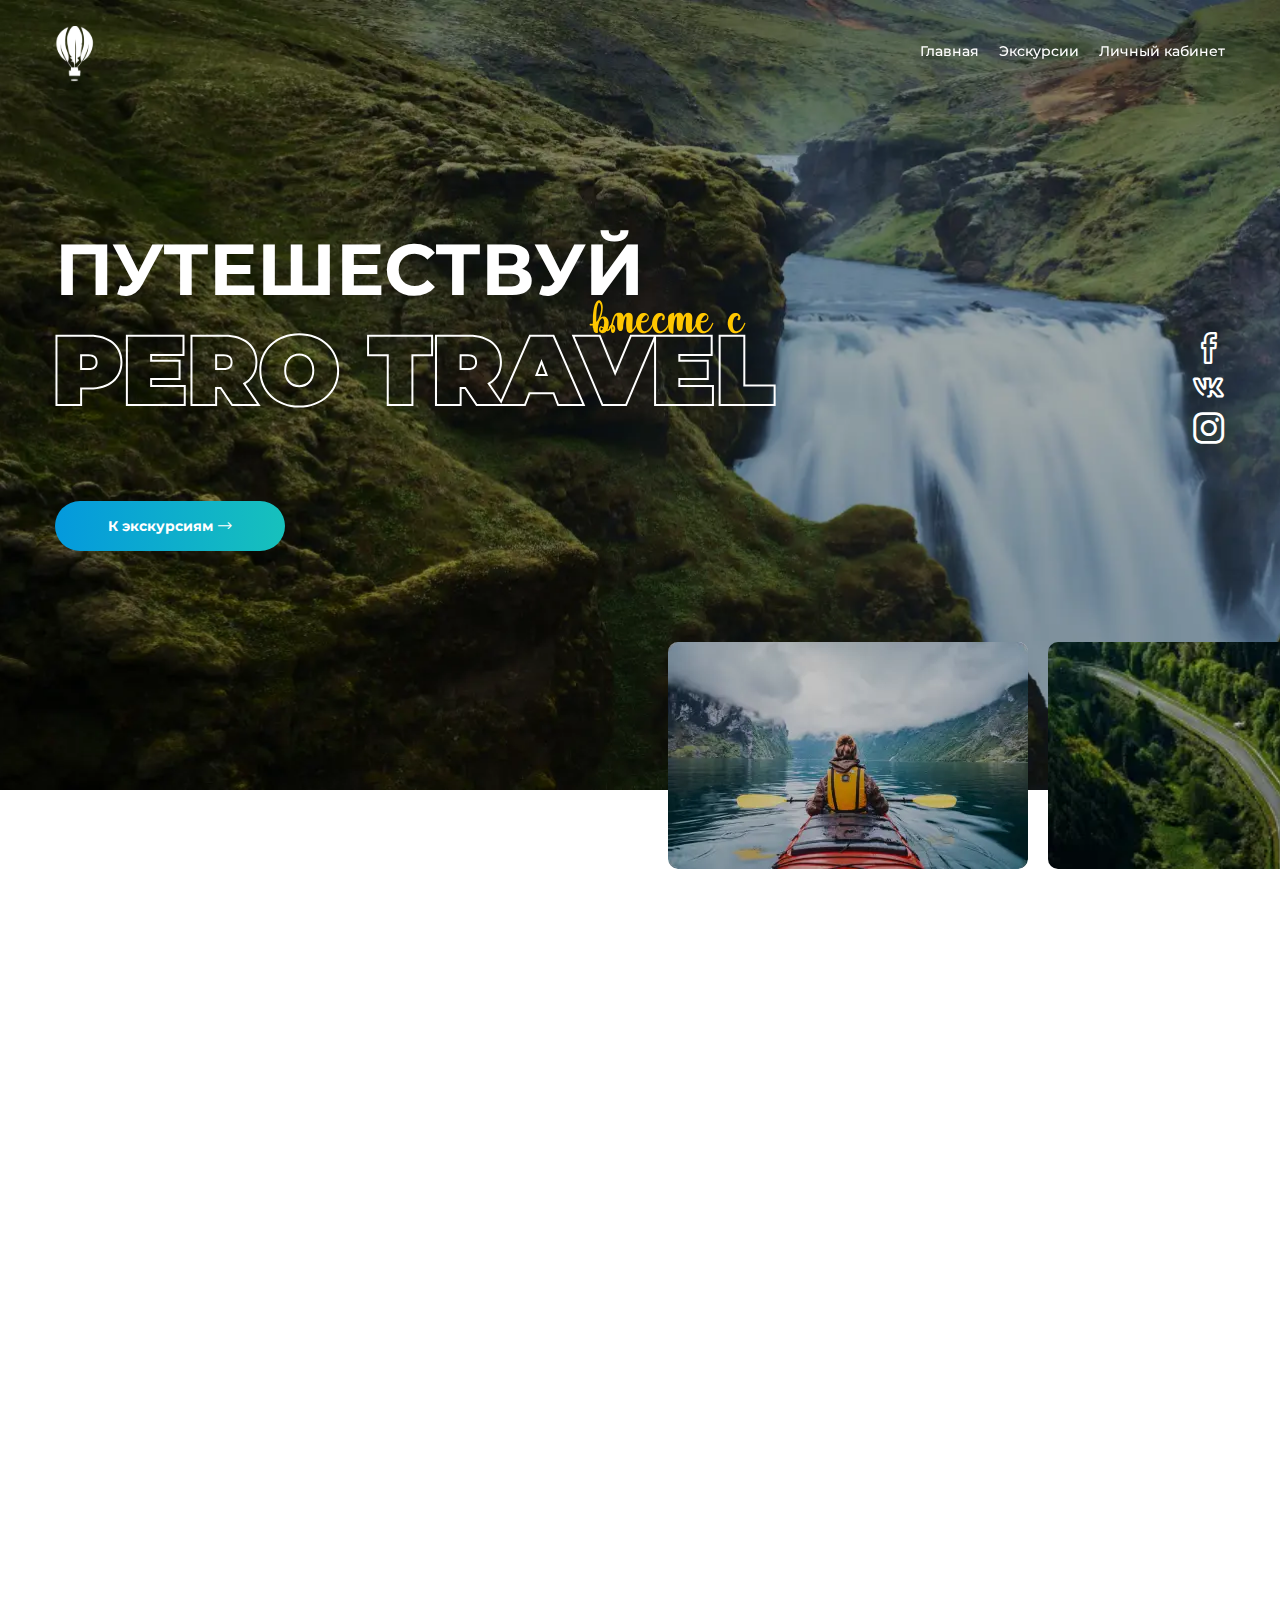
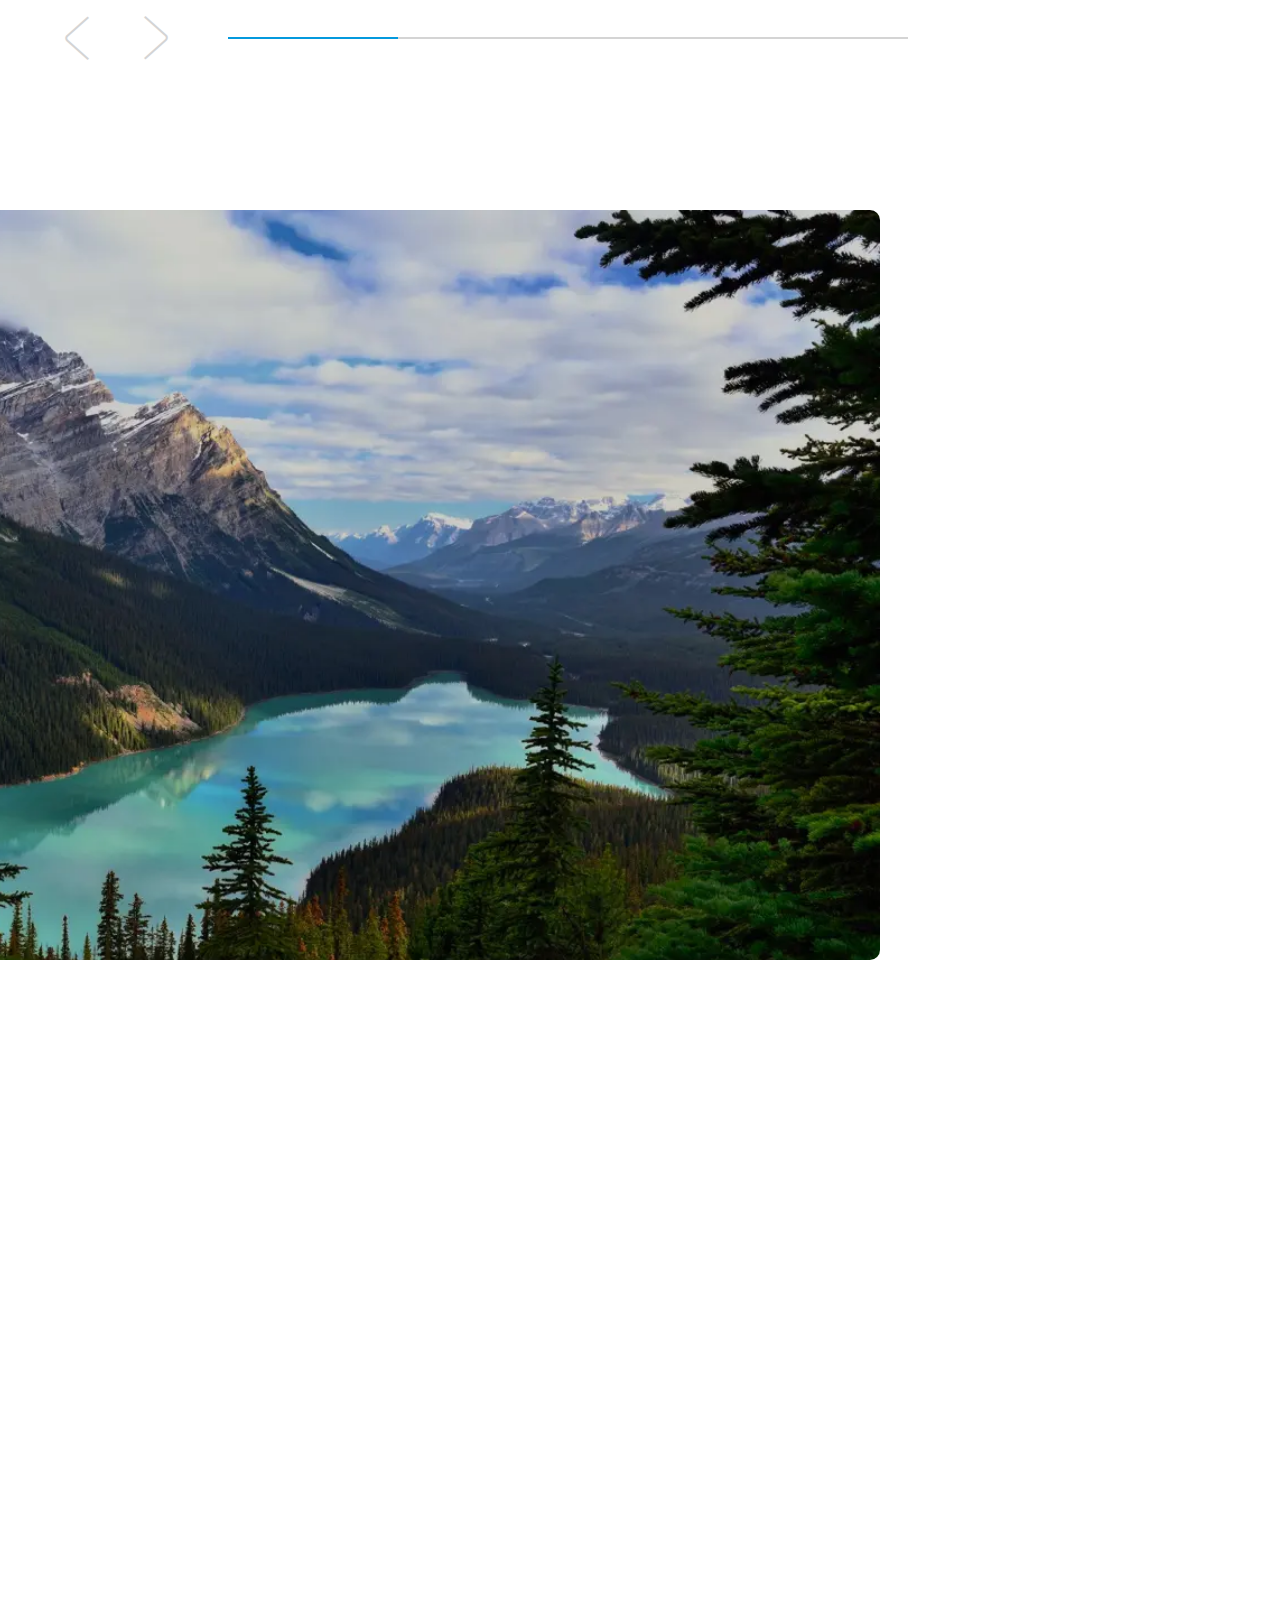
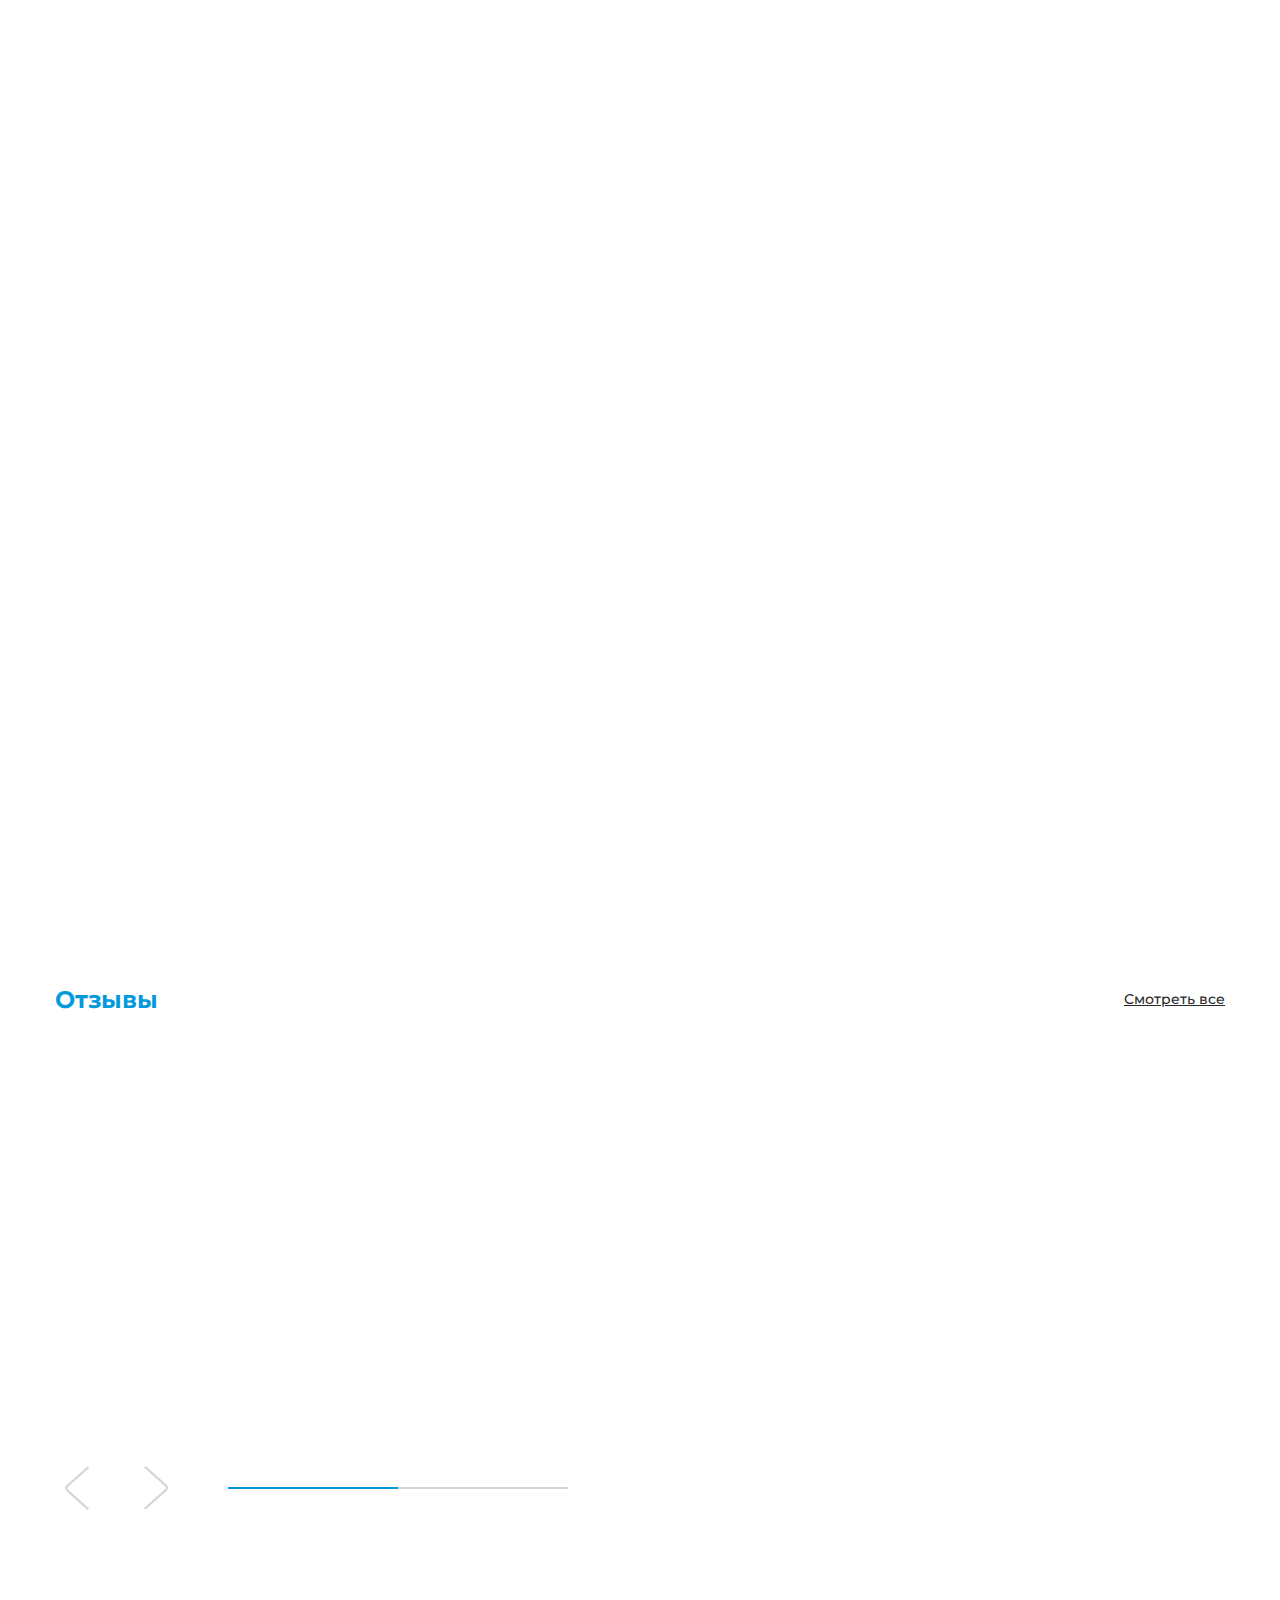
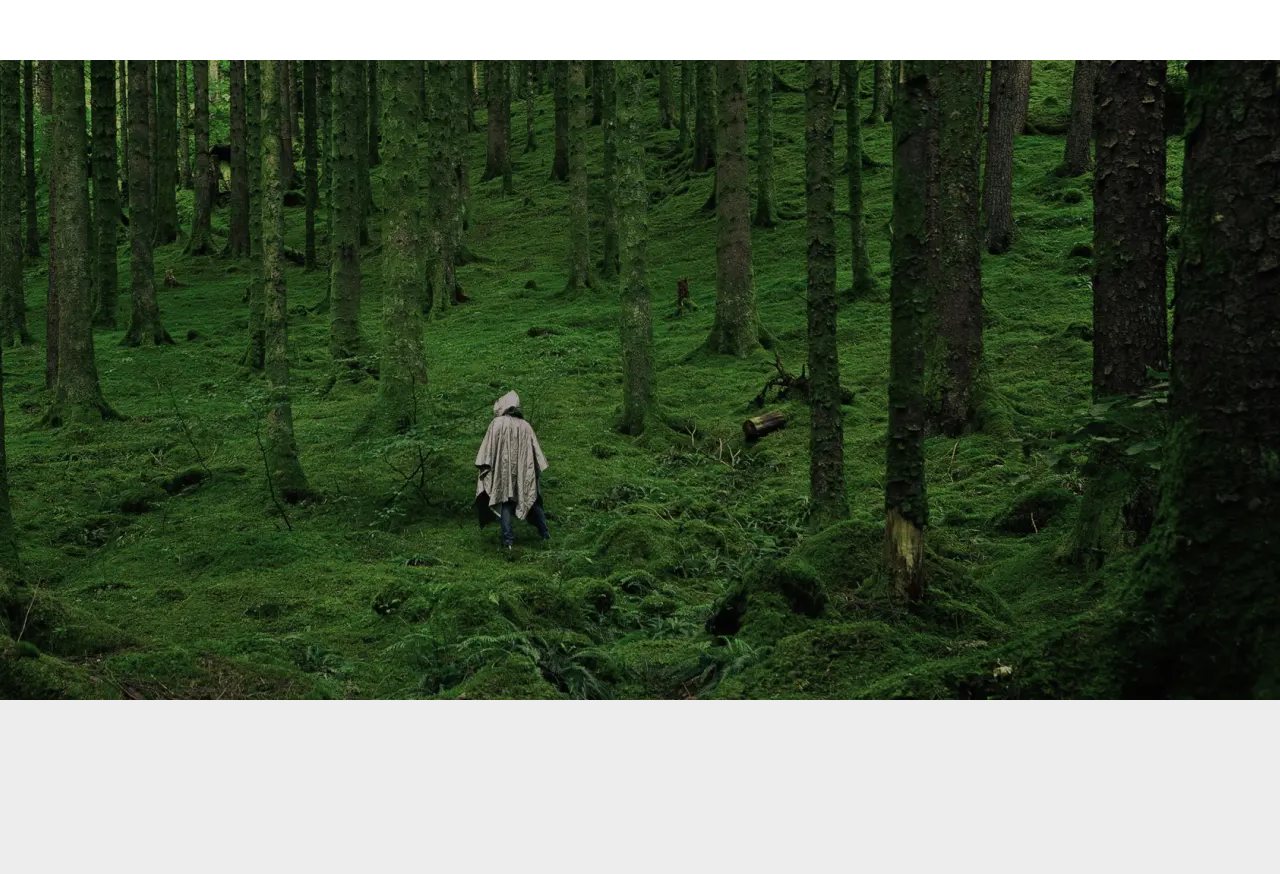
<file: index.html>
<!DOCTYPE html>
<html lang="ru">

<head>
	<title>Главная</title>
	<meta charset="UTF-8">
	<meta name="format-detection" content="telephone=no">
	<!-- <style>body{opacity: 0;}</style> -->
	<link rel="stylesheet" href="css/style.min.css">
	<link rel="apple-touch-icon" sizes="180x180" href="/apple-touch-icon.png">
	<link rel="icon" type="image/png" sizes="32x32" href="/favicon-32x32.png">
	<link rel="icon" type="image/png" sizes="16x16" href="/favicon-16x16.png">
	<link rel="shortcut icon" href="favicon.ico">
	<!-- <meta name="robots" content="noindex, nofollow"> -->
	<meta name="viewport" content="width=device-width, initial-scale=1.0">
</head>

<body>
	<div class="wrapper">
		<header class="header">
			<div class="header__container">
				<div class="header__menu menu">
					<a href="/" class="header__logo logo animate__animated animate__delay-1s animate__lightSpeedInLeft"><img src="img/logo.svg" alt="Logo"></a>
					<nav class="menu__body">
						<ul class="menu__list">
							<li class="menu__item animate__animated animate__lightSpeedInLeft animate__delay-1s"><a href="/" class="menu__link">Главная</a></li>
							<li class="menu__item animate__animated animate__lightSpeedInLeft animate__delay-1s"><a href="our-excursions.html" class="menu__link">Экскурсии</a></li>
							<li class="menu__item animate__animated animate__lightSpeedInLeft animate__delay-1s"><a href="#" class="menu__link">Личный кабинет</a></li>
						</ul>
					</nav>
					<button type="button" class="menu__icon icon-menu"><span></span></button>
				</div>
			</div>
		</header>
		<main class="page">
			<section class="page__hero hero">
				<div class="hero__inner">
					<div class="hero__container">
						<div class="hero__content">
							<h1 class="hero__title title wow animate__fadeInUp">ПУТЕШЕСТВУЙ
								<span><img class="title-decor-01" src="img/word-title-decor.svg" alt="Image"><img class="title-decor-02" src="img/word-decor.svg" alt="Image"></span>
							</h1>
							<a href="" class="hero__btn button _icon-arrow-right wow animate__fadeInUp">К экскурсиям</a>
						</div>
						<div class="hero__social social wow animate__fadeInRight animate__delay-1s">
							<ul class="social__list">
								<li class="social__item"><a href="" class="social__link _icon-fb"></a></li>
								<li class="social__item"><a href="" class="social__link _icon-vk"></a></li>
								<li class="social__item"><a href="" class="social__link _icon-inst"></a></li>
							</ul>
						</div>
					</div>
				</div>
				<div class="hero__video video-hero">
					<div class="video-hero__body swiper">
						<div class="video-hero__wrapper swiper-wrapper">
							<div class="video-hero__slide swiper-slide wow animate__fadeInRight" data-wow-delay="2s">
								<div class="video-hero__item">
									<picture><source srcset="img/hero-video/01.webp" type="image/webp"><img src="img/hero-video/01.jpg" alt="Image"></picture>
									<div class="video-hero__btn" data-popup="#video" data-popup-youtube="g9iAUYv-m1E">
										<img src="img/play_btn.svg" alt="Image">
									</div>
								</div>
							</div>
							<div class="video-hero__slide swiper-slide wow  animate__fadeInRight" data-wow-delay="2.5s">
								<div class="video-hero__item">
									<picture><source srcset="img/hero-video/02.webp" type="image/webp"><img src="img/hero-video/02.jpg" alt="Image"></picture>
									<div class="video-hero__btn" data-popup="#video" data-popup-youtube="N6XFNwzDKoE">
										<img src="img/play_btn.svg" alt="Image">
									</div>
								</div>
							</div>
						</div>
					</div>
				</div>
			</section>
			<section class="page__popular popular">
				<div class="popular__container">
					<div class="popular__title-box title-box">
						<h2 class="popular__title title wow  animate__fadeInUp">
							Популярные экскурсии
						</h2>
						<a href class="title-box__more wow  animate__fadeInUp">
							Смотреть все
						</a>
					</div>
					<div class="popular__content">
						<div class="popular__body swiper">
							<div class="popular__wrapper swiper-wrapper">
								<div class="popular__slide swiper-slide wow  animate__fadeInRight" data-wow-delay="1s">
									<article class="popular__item popular-item">
										<picture><source srcset="img/popular/01.webp" type="image/webp"><img class="popular-item__img -ibg" src="img/popular/01.jpg" alt="Image"></picture>
										<div class="popular-item__body body-item-popular">
											<div class="body-item-popular__type">Автобусный тур</div>
											<h3 class="body-item-popular__title">Обзорная по Сочи (из Адлера)</h3>
											<div class="body-item-popular__price price-popular-item">
												<strong class="price-popular-item__time _icon-time">6 часов</strong>
												<strong class="price-popular-item__total _icon-money">618 ₽</strong>
											</div>
											<p class="body-item-popular__text">Приглашаем вас на экскурсию
												"Обзорная по Большому Сочи":
												Экскурсия начнется с подъёма на гору Большой Ахун - это высшая точка (665
												метров) на побережьи Сочи. На вершине горы Большой Ахун есть смотровая
												башня, построенная в 1935-36 годах по проекту архитектора С. И.
												Воробьева...</p>
											<a href="" class="body-item-popular__btn button">Подробнее</a>
										</div>
									</article>
								</div>
								<div class="popular__slide swiper-slide wow  animate__fadeInRight" data-wow-delay="1.5s">
									<article class="popular__item popular-item">
										<picture><source srcset="img/popular/02.webp" type="image/webp"><img class="popular-item__img -ibg" src="img/popular/02.jpg" alt="Image"></picture>
										<div class="popular-item__body body-item-popular">
											<div class="body-item-popular__type">Конный тур</div>
											<h3 class="body-item-popular__title">Конные прогулки</h3>
											<div class="body-item-popular__price price-popular-item">
												<strong class="price-popular-item__time _icon-time">1,5 часа</strong>
												<strong class="price-popular-item__total _icon-money">1 809 ₽ </strong>
											</div>
											<p class="body-item-popular__text">Конные прогулки проходят в Лазурной долине. С
												долины открывается красивый вид на море, горы и лес. На всем пути следования
												экскурсии вас будут сопровождать опытные инструктора. Катание на лошадях или
												иппотерапия очень полезна для детей и взрослых...</p>
											<a href="" class="body-item-popular__btn button">Подробнее</a>
										</div>
									</article>
								</div>
								<div class="popular__slide swiper-slide wow  animate__fadeInRight" data-wow-delay="2s">
									<article class="popular__item popular-item">
										<picture><source srcset="img/popular/03.webp" type="image/webp"><img class="popular-item__img -ibg" src="img/popular/03.jpg" alt="Image"></picture>
										<div class="popular-item__body body-item-popular">
											<div class="body-item-popular__type">Квадротур</div>
											<h3 class="body-item-popular__title">Пасть дракона</h3>
											<div class="body-item-popular__price price-popular-item">
												<strong class="price-popular-item__time _icon-time">2,5 часа</strong>
												<strong class="price-popular-item__total _icon-money">3 515 ₽</strong>
											</div>
											<p class="body-item-popular__text">Маршрут на Квадроциклах проходит по горной
												реке Мзымта вдоль белых скал и самшитовый лес к водопаду Глубокий Яр или
												"Пасть Дракона" (экскурсионное название).
												Высота водопада 41,5 метр - это один из самых высоких водопадов Большого
												Сочи...</p>
											<a href="" class="body-item-popular__btn button">Подробнее</a>
										</div>
									</article>
								</div>
								<div class="popular__slide swiper-slide wow  animate__fadeInRight" data-wow-delay="2.5s">
									<article class="popular__item popular-item">
										<picture><source srcset="img/popular/04.webp" type="image/webp"><img class="popular-item__img -ibg" src="img/popular/04.jpg" alt="Image"></picture>
										<div class="popular-item__body body-item-popular">
											<div class="body-item-popular__type">Автобусный тур</div>
											<h3 class="body-item-popular__title">Женский монастырь</h3>
											<div class="body-item-popular__price price-popular-item">
												<strong class="price-popular-item__time _icon-time">4 часa</strong>
												<strong class="price-popular-item__total _icon-money">618 ₽</strong>
											</div>
											<p class="body-item-popular__text">Троице - Георгиевский женский монастырь
												расположен в селе Лесное в живописном месте, в котором гармонично сочетаются
												красота природы и красота архитектуры сотворенная руками человека.
												Это удивительное место расположено совсем недалеко от Чёрного моря - всего в
												20 километрах
											</p>
											<a href="" class="body-item-popular__btn button">Подробнее</a>
										</div>
									</article>
								</div>
							</div>
							<div class="popular__control control-swiper">
								<div class="swiper-buttons">
									<button type="button" class="swiper-button swiper-button-prev _icon-sl_arrow"></button>
									<button type="button" class="swiper-button swiper-button-next _icon-sl_arrow"></button>
								</div>
								<div class="swiper-pagination"></div>
							</div>
						</div>
					</div>
				</div>
			</section>
			<section class="page__about about">
				<div class="about__container">
					<div class="about__box wow  animate__fadeInUp">
						<h2 class="about__title title">О нас</h2>
						<div class="about__info">
							<p>PeroTravel - Первый онлайн-сервис по бронированию экскурсий без очередей и операторов.
								Lorem ipsum dolor sit amet, consectetur adipiscing elit, sed do eiusmod tempor
								incididunt ut labore et dolore magna aliqua. Ut enim ad minim veniam, quis nostrud
								exercitation ullamco laboris nisi ut aliquip ex ea commodo consequat. </p>
							<p>Sed ut perspiciatis unde omnis iste natus error sit voluptatem accusantium doloremque
								laudantium, totam rem aperiam, eaque ipsa quae ab illo inventore veritatis et quasi
								architecto beatae vitae dicta sunt explicabo.</p>
						</div>
					</div>
				</div>
			</section>
			<section class="page__types types">
				<div class="types__container">
					<h2 class="types__title title wow  animate__fadeInUp">Виды экскурсий</h2>
					<div class="types__items">
						<div class="types__item item-types wow  animate__fadeInUp" data-wow-delay="1s">
							<picture><source srcset="img/types/1.webp" type="image/webp"><img class="item-types__img" src="img/types/1.png" alt="Image"></picture>
							<div class="item-types__content">
								<h3 class="item-types__title">Автобусный тур</h3>
								<p class="item-types__text">Один из самых насыщенных впечатлениями, доступных по цене и
									популярных видов отдыха. Во время одной поездки можно посмотреть достопримечательности
									сразу
									нескольких городов, причем обойдется это едва ли не в разы дешевле классического
									экскурсионного тура с ночевками в отелях.</p>
							</div>
						</div>
						<div class="types__item item-types wow  animate__fadeInUp" data-wow-delay="1s">
							<picture><source srcset="img/types/2.webp" type="image/webp"><img class="item-types__img" src="img/types/2.png" alt="Image"></picture>
							<div class="item-types__content">
								<h3 class="item-types__title">Джиппинг</h3>
								<p class="item-types__text">Это путешествие на автомобилях высокой проходимости с
									преодолением естественных препятствий, это экстремальный вид спорта и отдыха,
									представляющий собой прохождение туристического маршрута по бездорожью на
									автомобилях.</p>
							</div>
						</div>
						<div class="types__item item-types wow  animate__fadeInUp" data-wow-delay="1s">
							<picture><source srcset="img/types/3.webp" type="image/webp"><img class="item-types__img" src="img/types/3.png" alt="Image"></picture>
							<div class="item-types__content">
								<h3 class="item-types__title">Яхтинг</h3>
								<p class="item-types__text">Это то же, что круиз на лайнере или прогулка на пароме, только
									на яхте больше свободы, размеры судна в разы меньше, нет назойливой команды, можно
									самостоятельно почувствовать себя капитаном, постоять за штурвалом. Именно здесь вы
									почувствуете величайшие просторы Черногор моря.</p>
							</div>
						</div>
						<div class="types__item item-types wow  animate__fadeInUp" data-wow-delay="1s">
							<picture><source srcset="img/types/4.webp" type="image/webp"><img class="item-types__img" src="img/types/4.png" alt="Image"></picture>
							<div class="item-types__content">
								<h3 class="item-types__title">Каньонинг</h3>
								<p class="item-types__text">Это экстремально-спортивный вид отдыха, который заключается в
									преодолении каньонов (обводненных или нет) при помощи альпинистского и иного снаряжения,
									а иногда и вброд, но без лодок или иных плавсредств..</p>
							</div>
						</div>
					</div>
					<p class="types__text wow  animate__fadeInUp" data-wow-delay="1s">Выбирайте на нашем сайте экскурсию, которая подходит именно вам и записывайтесь
						онлайн без очередей, просто и быстро!</p>
					<a href="" class="types__btn button _icon-arrow-right wow  animate__fadeInUp" data-wow-delay="1s">К экскурсиям</a>
				</div>
			</section>
			<section class="page__galley gallery">
				<div class="gallery__container">
					<div class="gallery__title-box title-box wow  animate__fadeInUp">
						<h2 class="gallery__title title">
							Галерея
						</h2>
						<a href class="title-box__more">
							Смотреть все
						</a>
					</div>
				</div>
				<div class="gallery__container-big wow  animate__fadeInUp" data-wow-delay="1s">
					<div class="gallery__inner" data-gallery>
						<a href="img/gallery/1.jpg" class="gallery__item"><picture><source srcset="img/gallery/thumb1.webp" type="image/webp"><img src="img/gallery/thumb1.jpg" alt="Image"></picture></a><a href="img/gallery/2.jpg" class="gallery__item"><picture><source srcset="img/gallery/thumb2.webp" type="image/webp"><img src="img/gallery/thumb2.jpg" alt="Image"></picture></a><a href="img/gallery/3.jpg" class="gallery__item"><picture><source srcset="img/gallery/thumb3.webp" type="image/webp"><img src="img/gallery/thumb3.jpg" alt="Image"></picture></a><a href="img/gallery/4.jpg" class="gallery__item"><picture><source srcset="img/gallery/thumb4.webp" type="image/webp"><img src="img/gallery/thumb4.jpg" alt="Image"></picture></a><a href="img/gallery/5.jpg" class="gallery__item"><picture><source srcset="img/gallery/thumb5.webp" type="image/webp"><img src="img/gallery/thumb5.jpg" alt="Image"></picture></a><a href="img/gallery/6.jpg" class="gallery__item"><picture><source srcset="img/gallery/thumb6.webp" type="image/webp"><img src="img/gallery/thumb6.jpg" alt="Image"></picture></a><a href="img/gallery/7.jpg" class="gallery__item"><picture><source srcset="img/gallery/thumb7.webp" type="image/webp"><img src="img/gallery/thumb7.jpg" alt="Image"></picture></a><a href="img/gallery/8.jpg" class="gallery__item"><picture><source srcset="img/gallery/thumb8.webp" type="image/webp"><img src="img/gallery/thumb8.jpg" alt="Image"></picture></a>
					</div>
				</div>
			</section>
			<section class="page__reviews reviews">
				<div class="reviews__container">
					<div class="gallery__title-box title-box">
						<h2 class="gallery__title title">
							Отзывы
						</h2>
						<a href class="title-box__more">
							Смотреть все
						</a>
					</div>
					<div class="reviews__inner">
						<div class="reviews__body swiper">
							<div class="reviews__wrapper swiper-wrapper">
								<div class="reviews__slide swiper-slide wow  animate__fadeInRight" data-wow-delay="1s">
									<div class="reviews__item item-review">
										<div class="item-review__img -ibg"><picture><source srcset="img/reviews/01.webp" type="image/webp"><img src="img/reviews/01.jpg" alt="Image"></picture></div>
										<div class="item-review__info info-review-item">
											<div class="info-review-item__author">Иван Иванов, 25 лет</div>
											<div class="info-review-item__text">Lorem ipsum dolor sit amet, consectetur
												adipisicing elit. Amet animi corporis esse, exercitationem inventore iusto
												natus numquam, perferendis quidem s
											</div>
										</div>
									</div>
								</div>
								<div class="reviews__slide swiper-slide wow  animate__fadeInRight" data-wow-delay="1.55s">
									<div class="reviews__item item-review">
										<div class="item-review__img -ibg"><picture><source srcset="img/reviews/02.webp" type="image/webp"><img src="img/reviews/02.jpg" alt="Image"></picture></div>
										<div class="item-review__info info-review-item">
											<div class="info-review-item__author">Иван Иванов, 25 лет</div>
											<div class="info-review-item__text">Lorem ipsum dolor sit amet, consectetur
												adipisicing elit. Accusamus aut excepturi explicabo harum laboriosam. Alias
												eius fugit impedit ipsum, magnam necessitatibus pariatur placeat praesentium
												recusandae, repellendus soluta veniam voluptate? Culpa est exercitationem
												illum maxime modi natus nemo nobis possimus quas quasi. Aliquam asperiores

											</div>
										</div>
									</div>
								</div>
							</div>
							<div class="reviews__control control-swiper">
								<div class="swiper-buttons">
									<button type="button" class="swiper-button swiper-button-prev _icon-sl_arrow"></button>
									<button type="button" class="swiper-button swiper-button-next _icon-sl_arrow"></button>
								</div>
								<div class="swiper-pagination"></div>
							</div>
						</div>
					</div>
				</div>
			</section>
			<section class="page__form form-block">
				<div class="form-block__container">
					<div class="form-block__box wow  animate__fadeInUp">
						<h3 class="form-block__title">Остались вопросы?</h3>
						<p class="form-block__text">Оставь заявку и мы ответим</p>
						<form action="#" class="form">
							<input class="form__input input" autocomplete="off" type="text" name="form[]" data-error="Ошибка" placeholder="Имя">
							<input class="form__input input" autocomplete="off" type="tel" name="form[]" data-error="Ошибка" placeholder="Телефон">
							<input class="form__input input" autocomplete="off" type="email" name="form[]" data-error="Ошибка" placeholder="Почта">
							<button class="form__button button" type="submit">Оставить заявку</button>
						</form>
					</div>
				</div>
			</section>
		</main>
		<footer class="footer">
			<div class="footer__container wow animate__animated animate__fadeInUp">
				<a href="/" class="footer__logo logo"><picture><source srcset="img/logo-f.webp" type="image/webp"><img src="img/logo-f.png" alt="Logo"></picture></a>
				<div class="footer__menu footer-menu">
					<nav class="footer-menu__body">
						<ul class="footer-menu__list">
							<li class="footer-menu__item"><a href="#" class="footer-menu__link">Главная</a></li>
							<li class="footer-menu__item"><a href="#" class="footer-menu__link">Экскурсии</a></li>
							<li class="footer-menu__item"><a href="#" class="footer-menu__link">Личный кабинет</a></li>
						</ul>
					</nav>
				</div>
				<div class="footer__contacts contacts-footer">
					<a href="tel:79649441874" class="contacts-footer__item _icon-tg">+7 964 944 18 74</a>
					<a href="tel:79189199828" class="contacts-footer__item _icon-wp">+7 918 919 98 28</a>
					<a href="" class="contacts-footer__item _icon-tg">Телеграм-бот PeroTravel</a>
				</div>
				<div class="footer__social social-footer">
					<a href="mailto:office@perotravel.ru" class="social-footer__mail _icon-mail">office@perotravel.ru</a>
					<div class="social-footer__social social-footer">
						<ul class="social-footer__list">
							<li class="social-footer__item"><a href="" class="social-footer__link _icon-fb"></a></li>
							<li class="social-footer__item"><a href="" class="social-footer__link _icon-vk"></a></li>
							<li class="social-footer__item"><a href="" class="social-footer__link _icon-inst"></a></li>
						</ul>
					</div>
				</div>
			</div>
		</footer>
	</div>

	<div id="video" aria-hidden="true" class="popup">
		<div class="popup__wrapper">
			<div class="popup__content">
				<button data-close type="button" class="popup__close _icon-close"></button>
				<div data-youtube-place class="popup__text">
				</div>
			</div>
		</div>
	</div>


	<script src="js/app.min.js"></script>
</body>

</html>
</file>
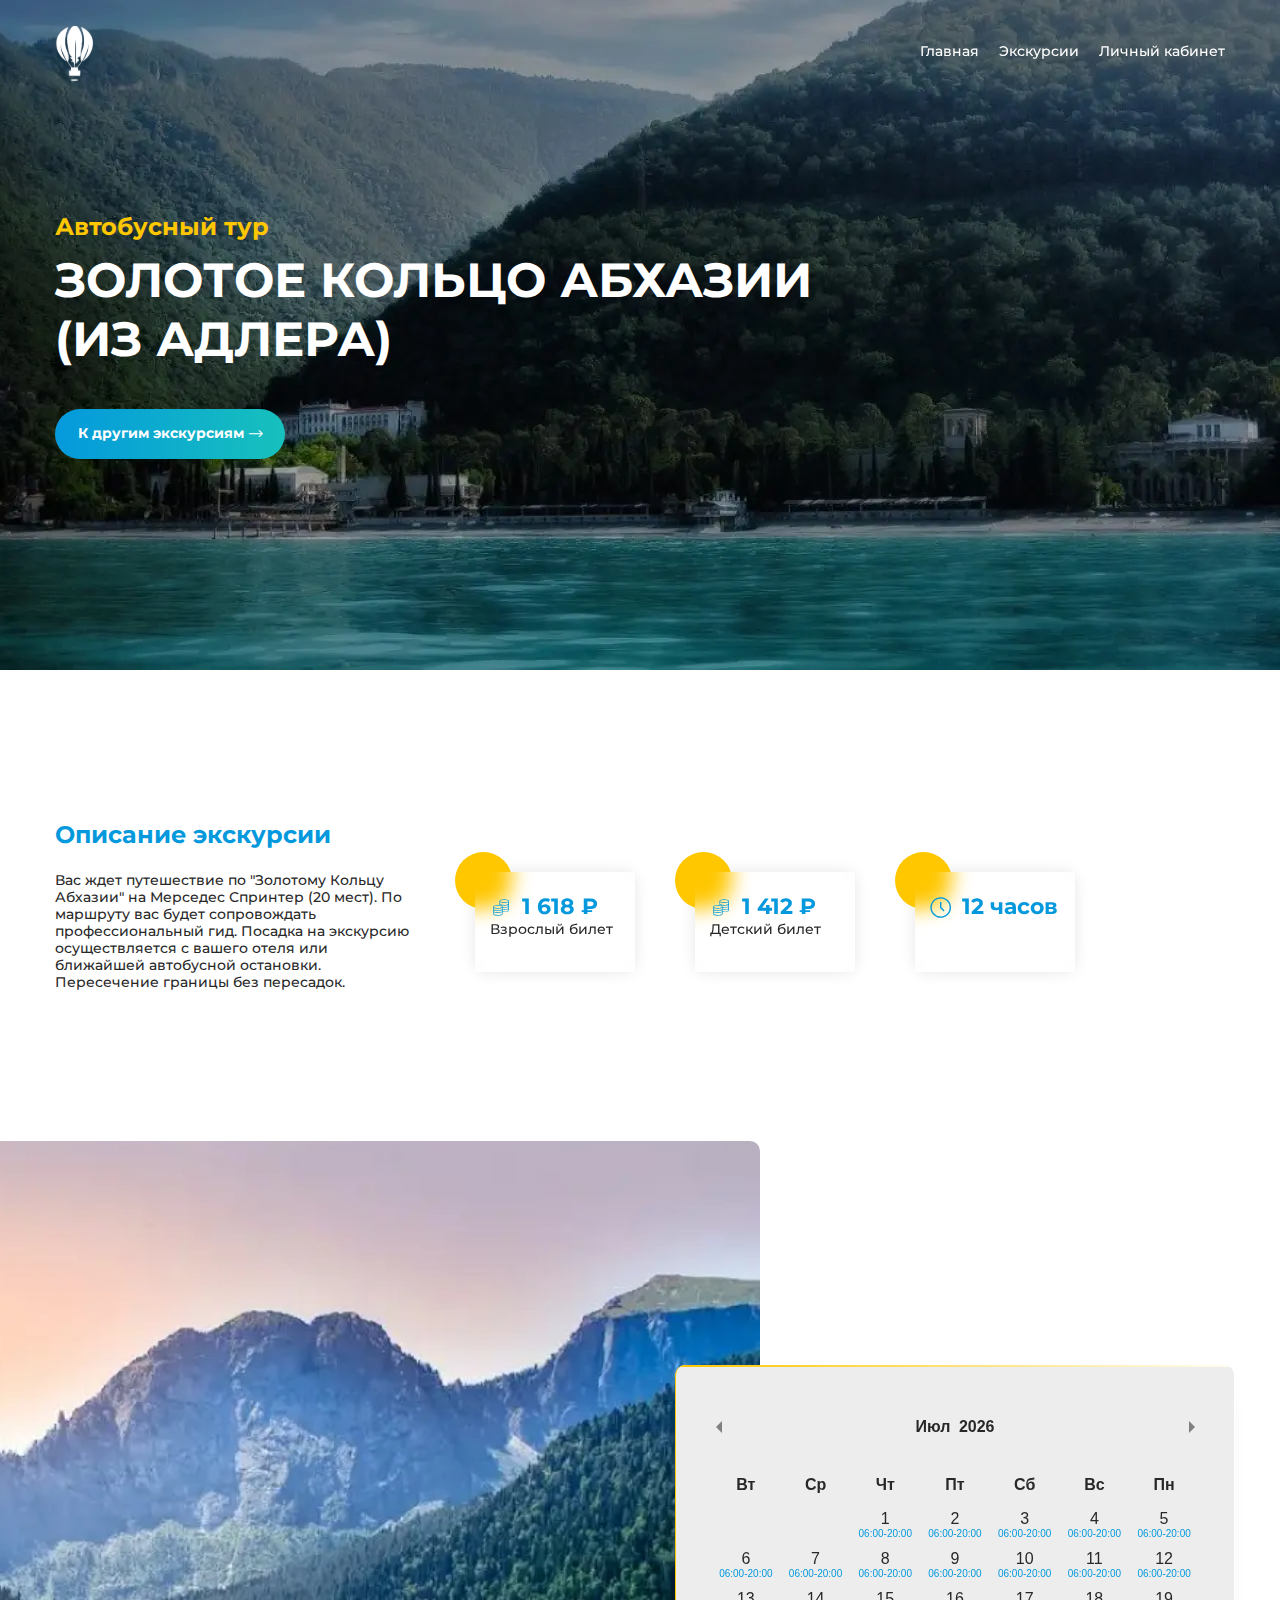
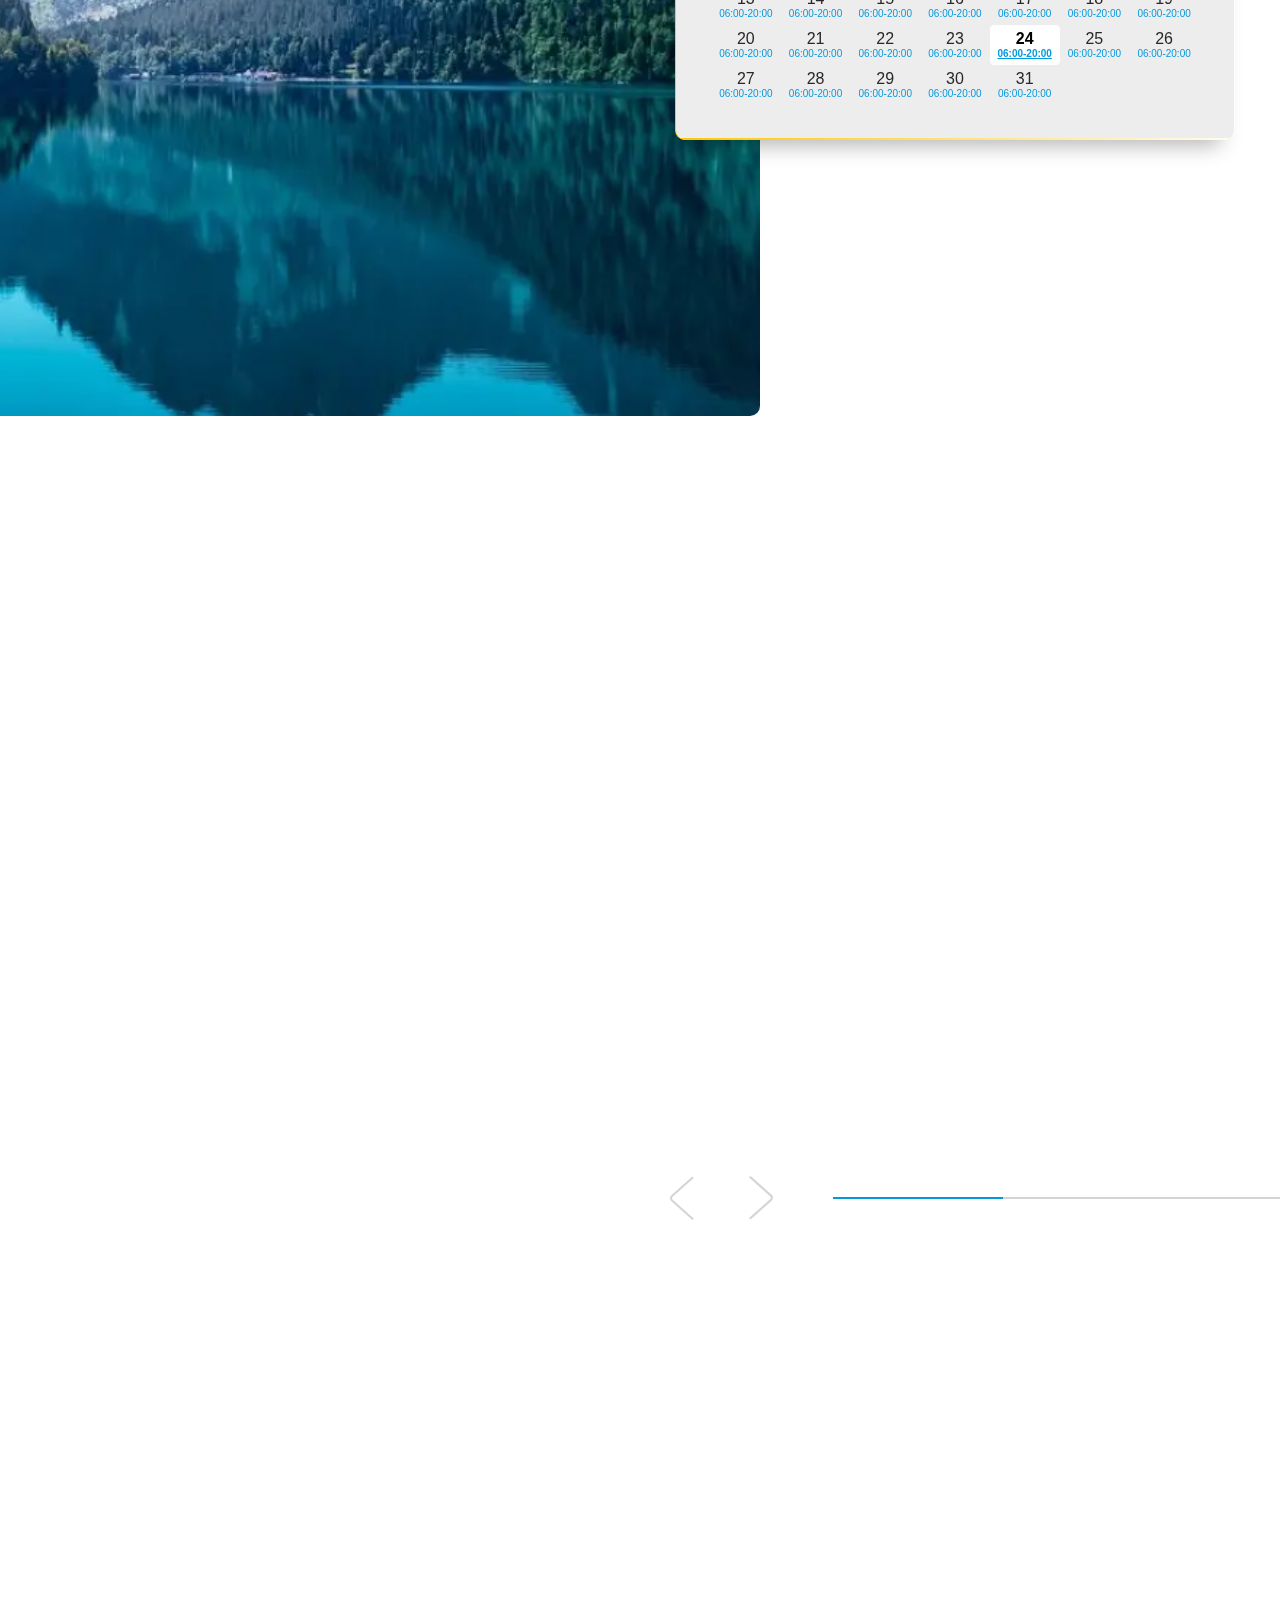
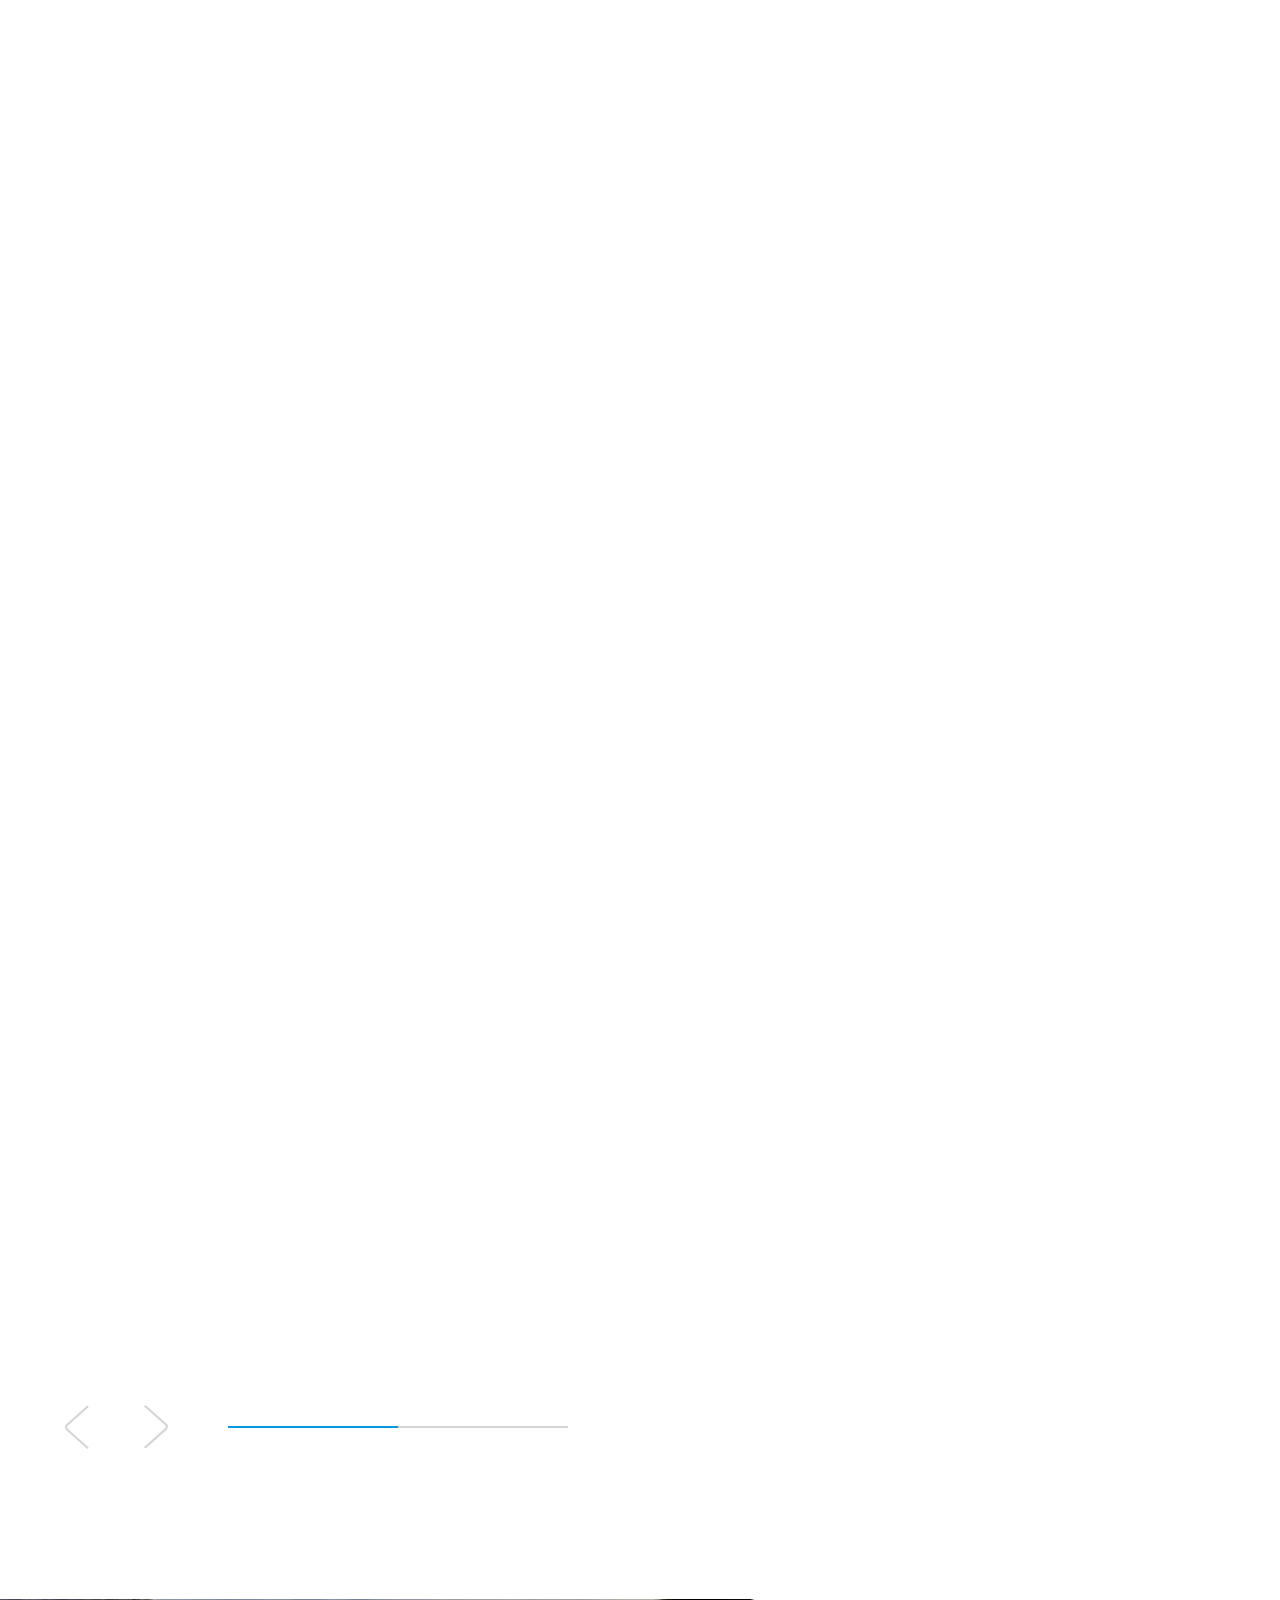
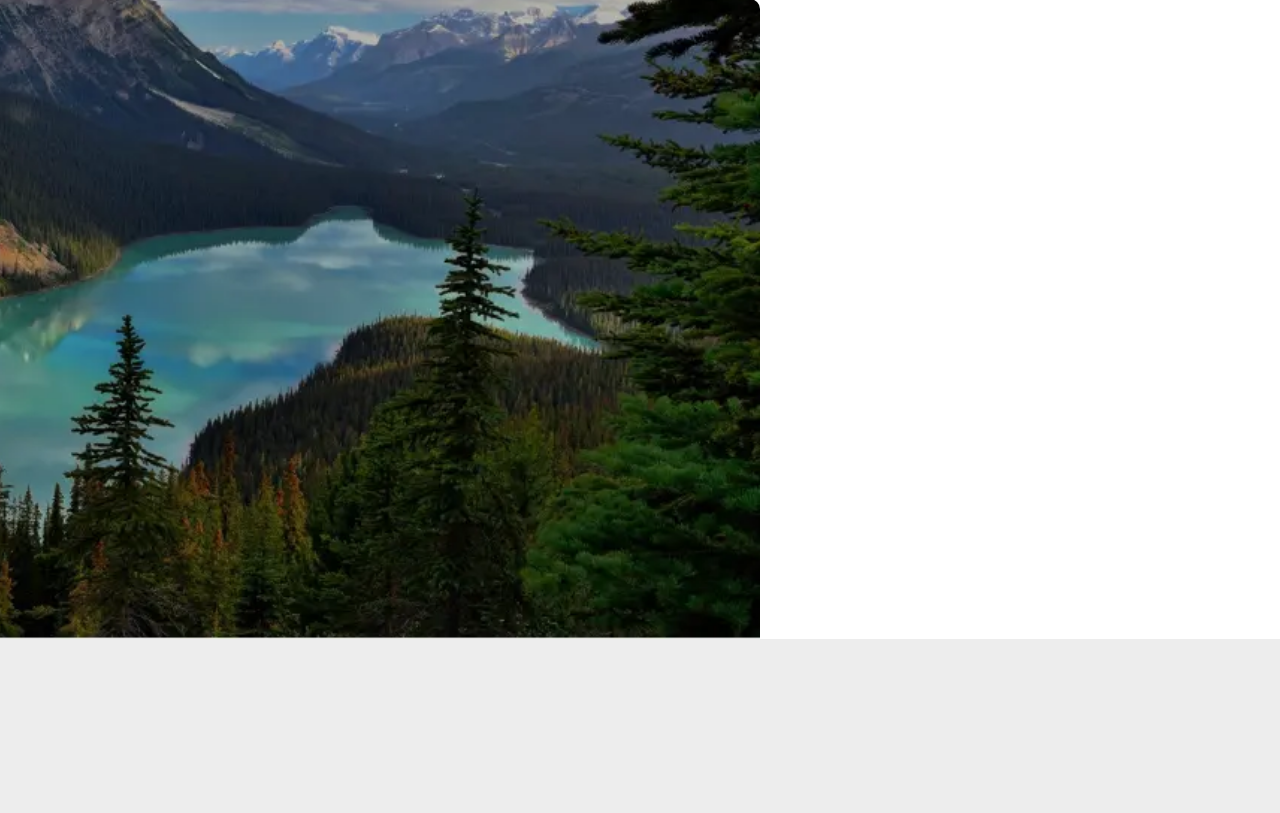
<file: excursion-single.html>
<!DOCTYPE html>
<html lang="ru">

<head>
	<title>ЗОЛОТОЕ КОЛЬЦО АБХАЗИИ</title>
	<meta charset="UTF-8">
	<meta name="format-detection" content="telephone=no">
	<!-- <style>body{opacity: 0;}</style> -->
	<link rel="stylesheet" href="css/style.min.css">
	<link rel="apple-touch-icon" sizes="180x180" href="/apple-touch-icon.png">
	<link rel="icon" type="image/png" sizes="32x32" href="/favicon-32x32.png">
	<link rel="icon" type="image/png" sizes="16x16" href="/favicon-16x16.png">
	<link rel="shortcut icon" href="favicon.ico">
	<!-- <meta name="robots" content="noindex, nofollow"> -->
	<meta name="viewport" content="width=device-width, initial-scale=1.0">
</head>

<body>
	<div class="wrapper">
		<header class="header">
			<div class="header__container">
				<div class="header__menu menu">
					<a href="/" class="header__logo logo animate__animated animate__delay-1s animate__lightSpeedInLeft"><img src="img/logo.svg" alt="Logo"></a>
					<nav class="menu__body">
						<ul class="menu__list">
							<li class="menu__item animate__animated animate__lightSpeedInLeft animate__delay-1s"><a href="/" class="menu__link">Главная</a></li>
							<li class="menu__item animate__animated animate__lightSpeedInLeft animate__delay-1s"><a href="our-excursions.html" class="menu__link">Экскурсии</a></li>
							<li class="menu__item animate__animated animate__lightSpeedInLeft animate__delay-1s"><a href="#" class="menu__link">Личный кабинет</a></li>
						</ul>
					</nav>
					<button type="button" class="menu__icon icon-menu"><span></span></button>
				</div>
			</div>
		</header>
		<main class="page page-inner">
			<section class="page-inner__excursion-page excursion-page">
				<div class="excursion-page__container">
					<h3 class="excursion-page__subtitle wow animate__fadeInUp">Автобусный тур</h3>
					<h1 class="excursion-page__title page-title wow animate__fadeInUp">
						ЗОЛОТОЕ КОЛЬЦО АБХАЗИИ
						<span>(ИЗ АДЛЕРА)</span>
					</h1>
					<a href="" class="excursion-page__btn button wow animate__fadeInUp _icon-arrow-right" data-wow-delay="1s">К другим экскурсиям</a>
				</div>
			</section>
			<section class="page-inner__excursion-desc desc-excursion wow animate__fadeInUp">
				<div class="desc-excursion__container">
					<h2 class="desc-excursion__title title"><span>Описание экскурсии</span></h2>
					<div class="desc-excursion__inner">
						<p class="desc-excursion__text">Вас ждет путешествие по "Золотому Кольцу Абхазии" на Мерседес
							Спринтер (20 мест). По маршруту вас будет сопровождать профессиональный гид. Посадка на
							экскурсию осуществляется с вашего отеля или ближайшей автобусной остановки. Пересечение границы
							без пересадок. </p>
						<div class="desc-excursion__items">
							<div class="desc-excursion__item item-desc-excursion">
								<div class="item-desc-excursion__price _icon-money">1 618 ₽</div>
								<p class="item-desc-excursion__text">Взрослый билет</p>
							</div>
							<div class="desc-excursion__item item-desc-excursion">
								<div class="item-desc-excursion__price _icon-money">1 412 ₽</div>
								<p class="item-desc-excursion__text">Детский билет</p>
							</div>
							<div class="desc-excursion__item item-desc-excursion">
								<div class="item-desc-excursion__price _icon-time">12 часов</div>
							</div>
						</div>
					</div>
				</div>
			</section>
			<section class="page-inner__schedule excursion-schedule">
				<div class="excursion-schedule__container">
					<h2 class="excursion-schedule__title title wow animate__fadeInUp" data-datepicker>Календарь путешествий</h2>
					<input class="excursion-schedule__input form__input input" autocomplete="off" hidden name="date" data-error="Ошибка">
				</div>
			</section>
			<section class="page-inner__route route">
				<div class="route__container">
					<div class="route__desc wow animate__fadeInUp">
						<h2 class="route__title title">Описание маршрута</h2>
						<ul class="route__list">
							<li class="route__item">Город Гагра, Колоннада, ресторан "Гагрипш", Парк принца
								Ольденбурского;
							</li>
							<li class="route__item">Смотровая площадка "Прощай Родина", "Чабгарский" карниз, Подвесной мост
								через реку "Бзыбь";
							</li>
							<li class="route__item">Дегустация сыра, меда, вина, чачи (входит в стоимость экскурсии),
								Голубое Озеро, Юпшарский каньон ("Каменный мешок"), Озеро "Рица", Водопады "Девичьи и
								мужские слезы".
							</li>
							<li class="route__item">Далее на выбор:</li>
							<li class="route__item">Монастырь "Новый Афон", Новоафонская Пещера, "Рукотворный" водопад, храм
								"Симона Кананита", Лебединое озеро.
							</li>
							<li class="route__item">Термальный источник в с. Приморское.</li>
						</ul>
					</div>
					<div class="route__slider slider-route">
						<div class="slider-route__body swiper">
							<div class="slider-route__wrapper swiper-wrapper">
								<div class="popular__slide swiper-slide wow animate__fadeInRight" data-wow-delay="1s">
									<article class="popular__item popular-item">
										<picture><source srcset="img/our-excursion/excursion-1/slider/01.webp" type="image/webp"><img class="popular-item__img -ibg" src="img/our-excursion/excursion-1/slider/01.jpg" alt="Image"></picture>
										<div class="popular-item__body body-item-popular">
											<h3 class="body-item-popular__title">Гагра</h3>
										</div>
									</article>
								</div>
								<div class="popular__slide swiper-slide wow animate__fadeInRight" data-wow-delay="1.5s">
									<article class="popular__item popular-item">
										<picture><source srcset="img/our-excursion/excursion-1/slider/02.webp" type="image/webp"><img class="popular-item__img -ibg" src="img/our-excursion/excursion-1/slider/02.jpg" alt="Image"></picture>
										<div class="popular-item__body body-item-popular">
											<h3 class="body-item-popular__title">Коллонада</h3>
										</div>
									</article>
								</div>
								<div class="popular__slide swiper-slide wow animate__fadeInRight" data-wow-delay="2s">
									<article class="popular__item popular-item">
										<picture><source srcset="img/our-excursion/excursion-1/slider/03.webp" type="image/webp"><img class="popular-item__img -ibg" src="img/our-excursion/excursion-1/slider/03.jpg" alt="Image"></picture>
										<div class="popular-item__body body-item-popular">
											<h3 class="body-item-popular__title">Коллонада</h3>
										</div>
									</article>
								</div>
							</div>
							<div class="popular__control control-swiper">
								<div class="swiper-buttons">
									<button type="button" class="swiper-button swiper-button-prev _icon-sl_arrow"></button>
									<button type="button" class="swiper-button swiper-button-next _icon-sl_arrow"></button>
								</div>
								<div class="swiper-pagination"></div>
							</div>
						</div>
					</div>
				</div>
			</section>
			<section class="page-inner__expenses expenses">
				<div class="expenses__container">
					<h2 class="expenses__title title wow animate__fadeInUp">Дополнительные расходы (по желанию)+</h2>
					<div class="expenses__items"></div>
					<div class="expenses__items wow animate__fadeInUp" data-wow-delay="1s">
						<div class="expenses__item item-desc-excursion">
							<div class="item-desc-excursion__price _icon-money">200 ₽</div>
							<p class="item-desc-excursion__text">Дача Сталина</p>
						</div>
						<div class="expenses__item item-desc-excursion">
							<div class="item-desc-excursion__price _icon-money">200 ₽</div>
							<p class="item-desc-excursion__text">Молочный водопад</p>
						</div>
						<div class="expenses__item item-desc-excursion">
							<div class="item-desc-excursion__price _icon-money">500 ₽</div>
							<p class="item-desc-excursion__text">Новоафинская пещера</p>
						</div>
						<div class="expenses__item item-desc-excursion">
							<div class="item-desc-excursion__price _icon-money">500 ₽</div>
							<p class="item-desc-excursion__text">Термальный источник</p>
						</div>
						<div class="expenses__item item-desc-excursion">
							<p class="item-desc-excursion__text">Обед</p>
						</div>
					</div>
				</div>
			</section>
			<section class="page-inner__galley gallery">
				<div class="gallery__container">
					<div class="gallery__title-box title-box wow animate__fadeInUp">
						<h2 class="gallery__title title">
							Галерея
						</h2>
						<a href class="title-box__more">
							Смотреть все
						</a>
					</div>
				</div>
				<div class="gallery__container-big wow animate__fadeInUp" data-wow-delay="1s">
					<div class="gallery__inner" data-gallery>
						<a href="img/our-excursion/excursion-1/gallery/01.jpg" class="gallery__item"><picture><source srcset="img/our-excursion/excursion-1/gallery/01.webp" type="image/webp"><img src="img/our-excursion/excursion-1/gallery/01.jpg" alt="Image"></picture></a><a href="img/our-excursion/excursion-1/gallery/02.jpg" class="gallery__item"><picture><source srcset="img/our-excursion/excursion-1/gallery/02.webp" type="image/webp"><img src="img/our-excursion/excursion-1/gallery/02.jpg" alt="Image"></picture></a><a href="img/our-excursion/excursion-1/gallery/03.jpg" class="gallery__item"><picture><source srcset="img/our-excursion/excursion-1/gallery/03.webp" type="image/webp"><img src="img/our-excursion/excursion-1/gallery/03.jpg" alt="Image"></picture></a><a href="img/our-excursion/excursion-1/gallery/04.jpg" class="gallery__item"><picture><source srcset="img/our-excursion/excursion-1/gallery/04.webp" type="image/webp"><img src="img/our-excursion/excursion-1/gallery/04.jpg" alt="Image"></picture></a><a href="img/our-excursion/excursion-1/gallery/05.jpg" class="gallery__item"><picture><source srcset="img/our-excursion/excursion-1/gallery/05.webp" type="image/webp"><img src="img/our-excursion/excursion-1/gallery/05.jpg" alt="Image"></picture></a><a href="img/our-excursion/excursion-1/gallery/06.jpg" class="gallery__item"><picture><source srcset="img/our-excursion/excursion-1/gallery/06.webp" type="image/webp"><img src="img/our-excursion/excursion-1/gallery/06.jpg" alt="Image"></picture></a><a href="img/our-excursion/excursion-1/gallery/07.jpg" class="gallery__item"><picture><source srcset="img/our-excursion/excursion-1/gallery/07.webp" type="image/webp"><img src="img/our-excursion/excursion-1/gallery/07.jpg" alt="Image"></picture></a><a href="img/our-excursion/excursion-1/gallery/08.jpg" class="gallery__item"><picture><source srcset="img/our-excursion/excursion-1/gallery/08.webp" type="image/webp"><img src="img/our-excursion/excursion-1/gallery/08.jpg" alt="Image"></picture></a>
					</div>
				</div>
			</section>
			<section class="page-inner__reviews reviews">
				<div class="reviews__container">
					<div class="gallery__title-box title-box wow animate__fadeInUp">
						<h2 class="gallery__title title">
							Отзывы
						</h2>
						<a href class="title-box__more">
							Смотреть все
						</a>
					</div>
					<div class="reviews__inner">
						<div class="reviews__body swiper">
							<div class="reviews__wrapper swiper-wrapper">
								<div class="reviews__slide swiper-slide wow animate__fadeInRight" data-wow-delay="1s">
									<div class="reviews__item item-review">
										<div class="item-review__img -ibg"><picture><source srcset="img/reviews/01.webp" type="image/webp"><img src="img/reviews/01.jpg" alt="Image"></picture></div>
										<div class="item-review__info info-review-item">
											<div class="info-review-item__author">Иван Иванов, 25 лет</div>
											<div class="info-review-item__text">Lorem ipsum dolor sit amet, consectetur
												adipisicing elit. Amet animi corporis esse, exercitationem inventore iusto
												natus numquam, perferendis quidem s
											</div>
										</div>
									</div>
								</div>
								<div class="reviews__slide swiper-slide wow animate__fadeInRight" data-wow-delay="1.5s">
									<div class="reviews__item item-review">
										<div class="item-review__img -ibg"><picture><source srcset="img/reviews/02.webp" type="image/webp"><img src="img/reviews/02.jpg" alt="Image"></picture></div>
										<div class="item-review__info info-review-item">
											<div class="info-review-item__author">Иван Иванов, 25 лет</div>
											<div class="info-review-item__text">Lorem ipsum dolor sit amet, consectetur
												adipisicing elit. Accusamus aut excepturi explicabo harum laboriosam. Alias
												eius fugit impedit ipsum, magnam necessitatibus pariatur placeat praesentium
												recusandae, repellendus soluta veniam voluptate? Culpa est exercitationem
												illum maxime modi natus nemo nobis possimus quas quasi. Aliquam asperiores

											</div>
										</div>
									</div>
								</div>
							</div>
							<div class="reviews__control control-swiper">
								<div class="swiper-buttons">
									<button type="button" class="swiper-button swiper-button-prev _icon-sl_arrow"></button>
									<button type="button" class="swiper-button swiper-button-next _icon-sl_arrow"></button>
								</div>
								<div class="swiper-pagination"></div>
							</div>
						</div>
					</div>
				</div>
			</section>
			<section class="page-inner__lead lead-form">
				<div class="lead-form__container">
					<div class="lead-form__box">
						<h2 class="lead-form__title title  wow animate__fadeInUp">Забронировать тур</h2>
						<form class="lead-form__form form-top-filter  wow animate__fadeInUp">
							<label class="form-top-filter__item">
								<input class="filter-top__input input" autocomplete="off" type="text" name="form[]" data-error="Ошибка" placeholder="Абхазия">
								<i class="_icon-loc"></i>
							</label>
							<label class="form-top-filter__item">
								<input class="filter-top__input input" autocomplete="off" data-datepicker name="date" data-error="Ошибка" placeholder="10 ноября 2021">
								<i class="_icon-shedule"></i>
							</label>
							<label class="form-top-filter__item">
								<input class="filter-top__input input" autocomplete="off" type="text" name="form[]" data-error="Ошибка" placeholder="5 человек">
								<i class="_icon-people"></i>
							</label>
							<button class="filter-top__btn button" type="submit">Забронировать</button>
						</form>
					</div>
				</div>
			</section>
		</main>
		<footer class="footer">
			<div class="footer__container wow animate__animated animate__fadeInUp">
				<a href="/" class="footer__logo logo"><picture><source srcset="img/logo-f.webp" type="image/webp"><img src="img/logo-f.png" alt="Logo"></picture></a>
				<div class="footer__menu footer-menu">
					<nav class="footer-menu__body">
						<ul class="footer-menu__list">
							<li class="footer-menu__item"><a href="#" class="footer-menu__link">Главная</a></li>
							<li class="footer-menu__item"><a href="#" class="footer-menu__link">Экскурсии</a></li>
							<li class="footer-menu__item"><a href="#" class="footer-menu__link">Личный кабинет</a></li>
						</ul>
					</nav>
				</div>
				<div class="footer__contacts contacts-footer">
					<a href="tel:79649441874" class="contacts-footer__item _icon-tg">+7 964 944 18 74</a>
					<a href="tel:79189199828" class="contacts-footer__item _icon-wp">+7 918 919 98 28</a>
					<a href="" class="contacts-footer__item _icon-tg">Телеграм-бот PeroTravel</a>
				</div>
				<div class="footer__social social-footer">
					<a href="mailto:office@perotravel.ru" class="social-footer__mail _icon-mail">office@perotravel.ru</a>
					<div class="social-footer__social social-footer">
						<ul class="social-footer__list">
							<li class="social-footer__item"><a href="" class="social-footer__link _icon-fb"></a></li>
							<li class="social-footer__item"><a href="" class="social-footer__link _icon-vk"></a></li>
							<li class="social-footer__item"><a href="" class="social-footer__link _icon-inst"></a></li>
						</ul>
					</div>
				</div>
			</div>
		</footer>
	</div>

	<div id="video" aria-hidden="true" class="popup">
		<div class="popup__wrapper">
			<div class="popup__content">
				<button data-close type="button" class="popup__close _icon-close"></button>
				<div data-youtube-place class="popup__text">
				</div>
			</div>
		</div>
	</div>


	<script src="js/app.min.js"></script>
</body>

</html>
</file>
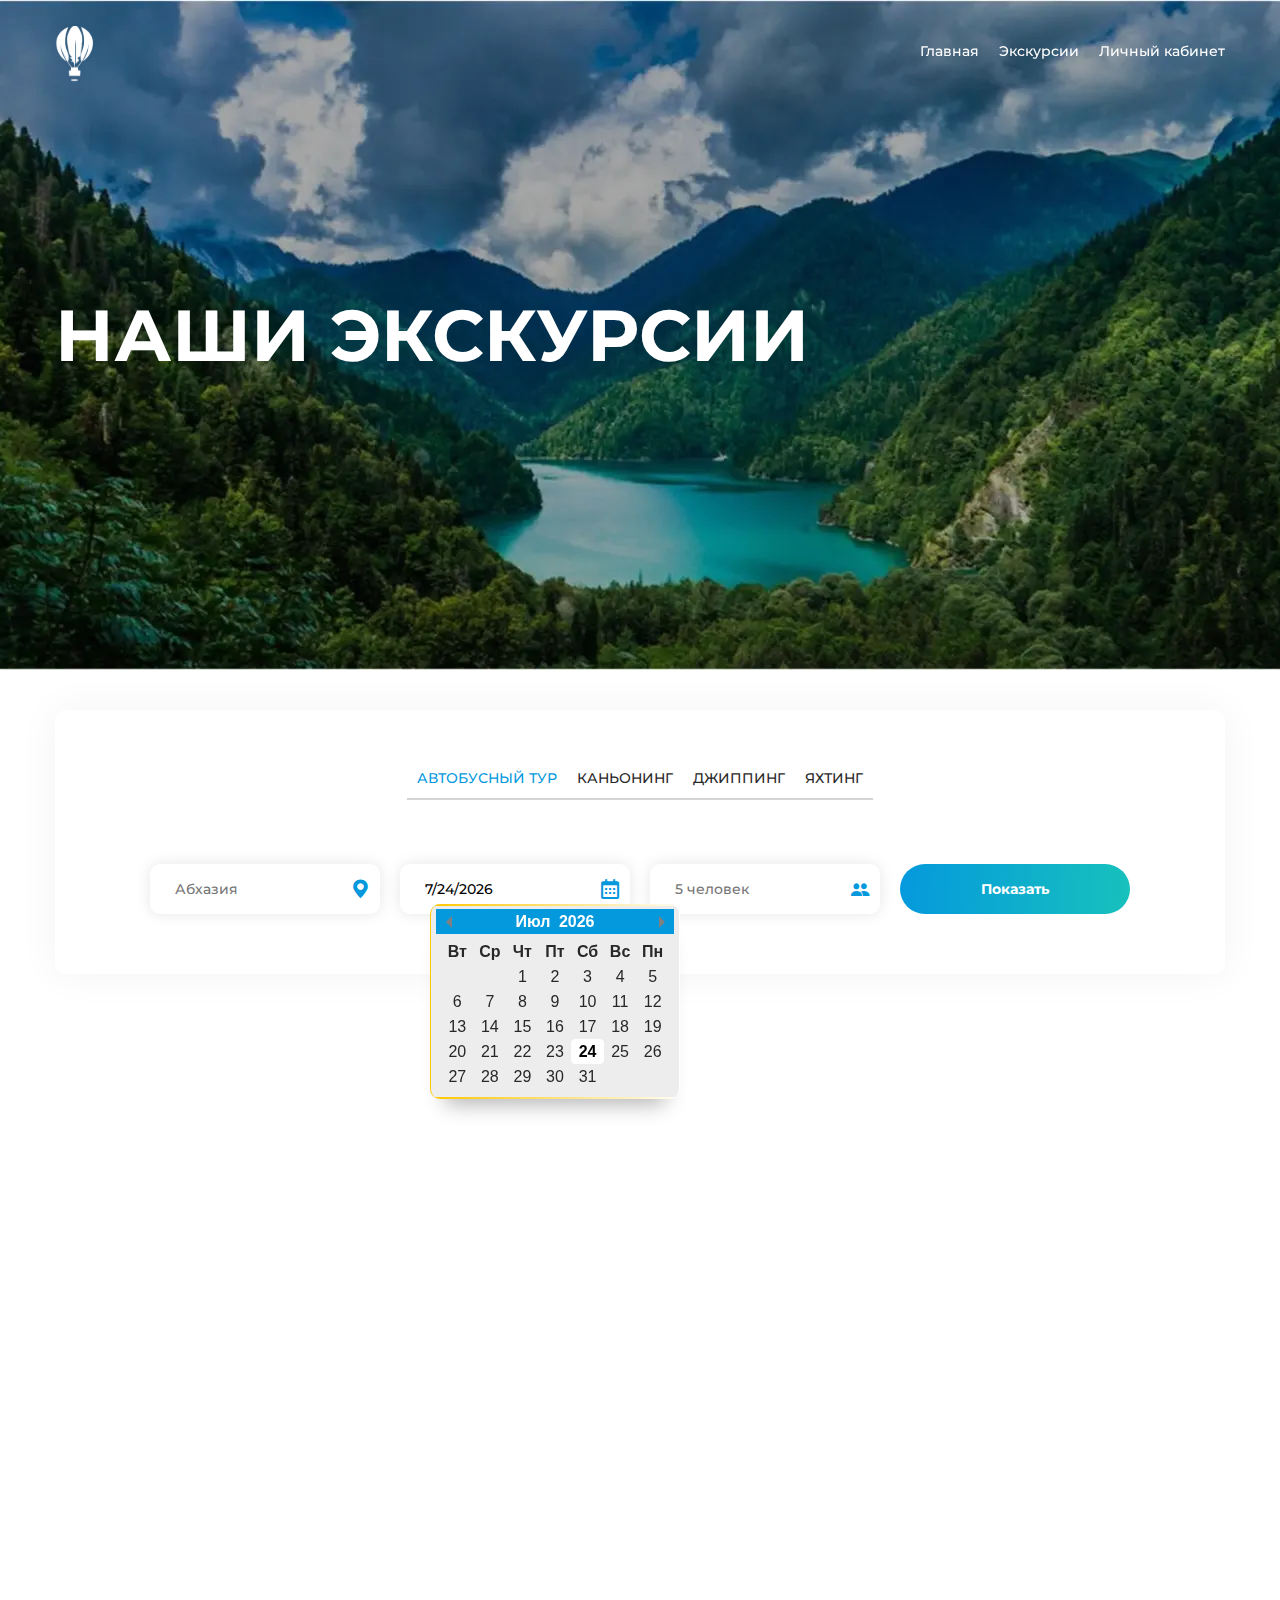
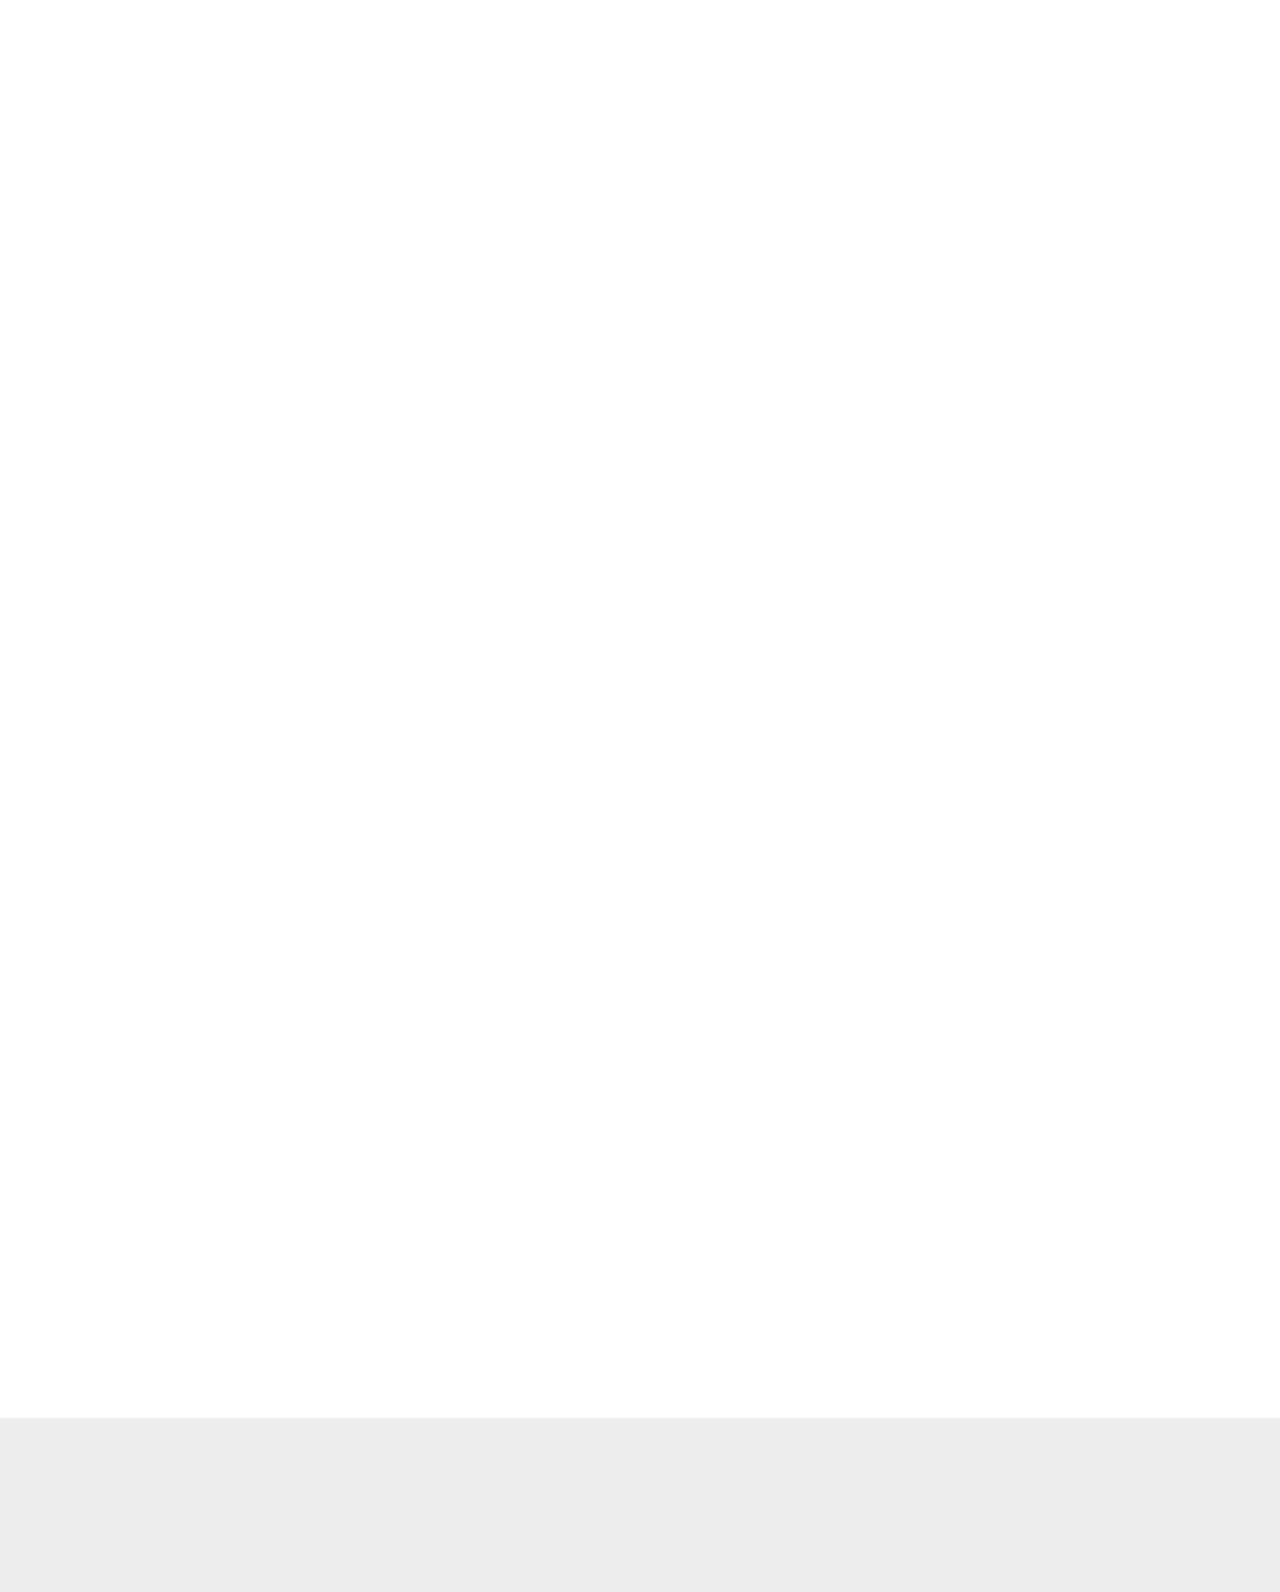
<file: our-excursions.html>
<!DOCTYPE html>
<html lang="ru">

<head>
	<title>Наши экскурсии</title>
	<meta charset="UTF-8">
	<meta name="format-detection" content="telephone=no">
	<!-- <style>body{opacity: 0;}</style> -->
	<link rel="stylesheet" href="css/style.min.css">
	<link rel="shortcut icon" href="favicon.ico">
	<!-- <meta name="robots" content="noindex, nofollow"> -->
	<meta name="viewport" content="width=device-width, initial-scale=1.0">
</head>

<body>
	<div class="wrapper">
		<header class="header">
			<div class="header__container">
				<div class="header__menu menu">
					<a href="/" class="header__logo logo animate__animated animate__delay-1s animate__lightSpeedInLeft"><img src="img/logo.svg" alt="Logo"></a>
					<nav class="menu__body">
						<ul class="menu__list">
							<li class="menu__item animate__animated animate__lightSpeedInLeft animate__delay-1s"><a href="/" class="menu__link">Главная</a></li>
							<li class="menu__item animate__animated animate__lightSpeedInLeft animate__delay-1s"><a href="our-excursions.html" class="menu__link">Экскурсии</a></li>
							<li class="menu__item animate__animated animate__lightSpeedInLeft animate__delay-1s"><a href="#" class="menu__link">Личный кабинет</a></li>
						</ul>
					</nav>
					<button type="button" class="menu__icon icon-menu"><span></span></button>
				</div>
			</div>
		</header>
		<main class="page page-inner">
			<section class="page-inner__excursions excursions">
				<div class="excursions__container">
					<h1 class="excursions__title page-title wow animate__fadeInUp">
						НАШИ ЭКСКУРСИИ
					</h1>
				</div>
			</section>
			<section class="page-inner__filter-top wow animate__fadeInUp">
				<div class="filter-top__container">
					<div class="filter-top">
						<div class="options">
							<div class="options__item">
								<input id="o_1" class="options__input" checked type="radio" value="1" name="option">
								<label for="o_1" class="options__label">
									<span class="options__text">АВТОБУСНЫЙ ТУР</span>
								</label>
							</div>
							<div class="options__item">
								<input id="o_2" class="options__input" type="radio" value="2" name="option">
								<label for="o_2" class="options__label">
									<span class="options__text">КАНЬОНИНГ</span>
								</label>
							</div>
							<div class="options__item">
								<input id="o_3" class="options__input" type="radio" value="1" name="option">
								<label for="o_3" class="options__label">
									<span class="options__text">ДЖИППИНГ</span>
								</label>
							</div>
							<div class="options__item">
								<input id="o_4" class="options__input" type="radio" value="2" name="option">
								<label for="o_4" class="options__label">
									<span class="options__text">ЯХТИНГ</span>
								</label>
							</div>
						</div>
						<form class="filter-top__form form-top-filter">
							<label class="form-top-filter__item">
								<input class="filter-top__input input" autocomplete="off" type="text" name="form[]" data-error="Ошибка" placeholder="Абхазия">
								<i class="_icon-loc"></i>
							</label>
							<label class="form-top-filter__item">
								<input class="filter-top__input input" autocomplete="off" data-datepicker name="date" data-error="Ошибка" placeholder="10 ноября 2021">
								<i class="_icon-shedule"></i>
							</label>
							<label class="form-top-filter__item">
								<input class="filter-top__input input" autocomplete="off" type="text" name="form[]" data-error="Ошибка" placeholder="5 человек">
								<i class="_icon-people"></i>
							</label>
							<button class="filter-top__btn button" type="submit">Показать</button>
						</form>
					</div>
				</div>
			</section>
			<section class="page-inner__our-tours our-tours">
				<div class="our-tours__container">
					<form action="#" class="our-tours__filter filter wow animate__fadeInLeft">
						<div data-spollers="992" class="spollers">
							<div class="spollers__item filter__wrapper">
								<button type="button" data-spoller class="spollers__title filter__title">Фильтры</button>
								<div class="spollers__body">
									<div data-spollers class="spollers">
										<div class="spollers__item">
											<button type="button" data-spoller class="spollers__title">Стоимость</button>
											<div class="spollers__body">
												<div class="filter__inputs-box">
													<input class="filter__input input" id="price-start" autocomplete="off" type="text" name="form[]" data-error="Ошибка" placeholder="">
													<input class="filter__input input" id="price-end" autocomplete="off" type="text" name="form[]" data-error="Ошибка" placeholder="">
												</div>
												<div class="filter__range" id="range"></div>
											</div>
										</div>
										<div class="spollers__item">
											<button type="button" data-spoller class="spollers__title">Количество человек
											</button>
											<div class="spollers__body">
												<div class="options">
													<div class="options__item">
														<input id="f_1" class="options__input" checked type="radio" value="1" name="people">
														<label for="f_1" class="options__label">
															<span class="options__text">1 чел.</span>
														</label>
													</div>
													<div class="options__item">
														<input id="f_2" class="options__input" type="radio" value="2" name="people">
														<label for="f_2" class="options__label">
															<span class="options__text">2 чел.</span>
														</label>
													</div>
													<div class="options__item">
														<input id="f_3" class="options__input" type="radio" value="1" name="people">
														<label for="f_3" class="options__label">
															<span class="options__text">3 чел.</span>
														</label>
													</div>
													<div class="options__item">
														<input id="f_4" class="options__input" type="radio" value="2" name="people">
														<label for="f_4" class="options__label">
															<span class="options__text">4 чел.</span>
														</label>
													</div>
													<div class="options__item">
														<input id="f_5" class="options__input" type="radio" value="1" name="people">
														<label for="f_5" class="options__label">
															<span class="options__text">5 чел.</span>
														</label>
													</div>
													<div class="options__item">
														<input id="f_6" class="options__input" type="radio" value="2" name="people">
														<label for="f_6" class="options__label">
															<span class="options__text">6 чел.</span>
														</label>
													</div>
													<div class="options__item">
														<input id="f_7" class="options__input" type="radio" value="1" name="people">
														<label for="f_7" class="options__label">
															<span class="options__text">7 чел.</span>
														</label>
													</div>
													<div class="options__item">
														<input id="f_8" class="options__input" type="radio" value="2" name="people">
														<label for="f_8" class="options__label">
															<span class="options__text">8 чел.</span>
														</label>
													</div>
													<div class="options__item">
														<input id="f_9" class="options__input" type="radio" value="2" name="people">
														<label for="f_9" class="options__label">
															<span class="options__text">9 чел.</span>
														</label>
													</div>
													<div class="options__item">
														<input id="f_10" class="options__input" type="radio" value="1" name="people">
														<label for="f_10" class="options__label">
															<span class="options__text">10 чел.</span>
														</label>
													</div>
													<div class="options__item">
														<input id="f_11" class="options__input" type="radio" value="2" name="people">
														<label for="f_11" class="options__label">
															<span class="options__text">Больше 10 чел.</span>
														</label>
													</div>
												</div>
											</div>
										</div>
										<div class="spollers__item">
											<button type="button" data-spoller class="spollers__title">Место</button>
											<div class="spollers__body">
												<div class="options">
													<div class="options__item">
														<input id="p_1" class="options__input" checked type="radio" value="1" name="place">
														<label for="p_1" class="options__label">
															<span class="options__text">Абхазия</span>
														</label>
													</div>
													<div class="options__item">
														<input id="p_2" class="options__input" type="radio" value="2" name="place">
														<label for="p_2" class="options__label">
															<span class="options__text">Красная поляна</span>
														</label>
													</div>
													<div class="options__item">
														<input id="p_3" class="options__input" type="radio" value="1" name="place">
														<label for="p_3" class="options__label">
															<span class="options__text">Сочи</span>
														</label>
													</div>
													<div class="options__item">
														<input id="p_4" class="options__input" type="radio" value="2" name="place">
														<label for="p_4" class="options__label">
															<span class="options__text">Адлер</span>
														</label>
													</div>
													<div class="options__item">
														<input id="p_5" class="options__input" type="radio" value="1" name="place">
														<label for="p_5" class="options__label">
															<span class="options__text">Минск</span>
														</label>
													</div>
												</div>
											</div>
										</div>
										<div class="spollers__item">
											<button type="button" data-spoller class="spollers__title">Длительность</button>
											<div class="spollers__body">
												<div class="checkbox">
													<input id="c_0" data-error="Ошибка" class="checkbox__input" type="checkbox" value="1" name="days">
													<label for="c_0" class="checkbox__label">
														<span class="checkbox__text">1-3 дней</span>
													</label>
													<input id="c_1" data-error="Ошибка" class="checkbox__input" type="checkbox" value="1" name="days">
													<label for="c_1" class="checkbox__label">
														<span class="checkbox__text">3-5 дней</span>
													</label>
													<input id="c_2" data-error="Ошибка" class="checkbox__input" type="checkbox" value="1" name="days">
													<label for="c_2" class="checkbox__label">
														<span class="checkbox__text">более 5 дней</span>
													</label>
												</div>
											</div>
										</div>
									</div>
									<div class="filter__footer">
										<button class="button filter__btn" type="submit">Показать</button>
										<label class="filter__reset _icon-close" for="r-0">Сбросить фильтры
											<input class="input__reset input" id="r-0" autocomplete="off" type="reset" name="form[]" data-error="Ошибка" placeholder=""></label>
									</div>
								</div>
							</div>
						</div>
					</form>
					<div class="our-tours__content content-tours wow animate__fadeInRight">
						<h2 class="content-tours__title title">Наши туры</h2>
						<div class="content-tours__items">
							<div class="content-tours__item item-tours-content">
								<div class="item-tours-content__img -ibg"><picture><source srcset="img/our-excursion/01.webp" type="image/webp"><img src="img/our-excursion/01.jpg" alt="Image"></picture>
								</div>
								<div class="item-tours-content__body">
									<div class="item-tours-content__header">
										<div class="item-tours-content__subtitle">Автобусный тур</div>
										<h3 class="item-tours-content__title">Золотое кольцо Абхазии (из Адлера)</h3>
									</div>
									<div class="item-tours-content__info">
										<div class="item-tours-content__total">
											<div class="item-tours-content__price _icon-money">
												1 618 ₽<span>Взрослый билет</span>
											</div>
											<div class="item-tours-content__price _icon-money">1 412 ₽<span>Детский билет</span>
											</div>
											<div class="item-tours-content__time _icon-time">2,5 часа</div>
										</div>
										<p class="item-tours-content__text">Вас ждет путешествие по "Золотому Кольцу
											Абхазии" на Мерседес Спринтер (20 мест). По маршруту вас будет сопровождать
											профессиональный гид. Посадка на экскурсию осуществляется с вашего отеля или
											ближайшей автобусной остановки. Пересечение границы без пересадок...
										</p>
									</div>
									<div class="item-tours-content__actions">
										<a class="item-tours-content__btn button" href="excursion-single.html">Подробнее</a>
										<button class="item-tours-content__favourite _icon-favorite"></button>
									</div>
								</div>
							</div>
							<div class="content-tours__item item-tours-content">
								<div class="item-tours-content__img -ibg"><picture><source srcset="img/our-excursion/01.webp" type="image/webp"><img src="img/our-excursion/01.jpg" alt="Image"></picture>
								</div>
								<div class="item-tours-content__body">
									<div class="item-tours-content__header">
										<div class="item-tours-content__subtitle">Автобусный тур</div>
										<h3 class="item-tours-content__title">Золотое кольцо Абхазии (из Адлера)</h3>
									</div>
									<div class="item-tours-content__info">
										<div class="item-tours-content__total">
											<div class="item-tours-content__price _icon-money">
												1 618 ₽<span>Взрослый билет</span>
											</div>
											<div class="item-tours-content__price _icon-money">1 412 ₽<span>Детский билет</span>
											</div>
											<div class="item-tours-content__time _icon-time">2,5 часа</div>
										</div>
										<p class="item-tours-content__text">Вас ждет путешествие по "Золотому Кольцу
											Абхазии" на Мерседес Спринтер (20 мест). По маршруту вас будет сопровождать
											профессиональный гид. Посадка на экскурсию осуществляется с вашего отеля или
											ближайшей автобусной остановки. Пересечение границы без пересадок...
										</p>
									</div>
									<div class="item-tours-content__actions">
										<a class="item-tours-content__btn button" href="excursion-single.html">Подробнее</a>
										<button class="item-tours-content__favourite _icon-favorite"></button>
									</div>
								</div>
							</div>
							<div class="content-tours__item item-tours-content">
								<div class="item-tours-content__img -ibg"><picture><source srcset="img/our-excursion/01.webp" type="image/webp"><img src="img/our-excursion/01.jpg" alt="Image"></picture>
								</div>
								<div class="item-tours-content__body">
									<div class="item-tours-content__header">
										<div class="item-tours-content__subtitle">Автобусный тур</div>
										<h3 class="item-tours-content__title">Золотое кольцо Абхазии (из Адлера)</h3>
									</div>
									<div class="item-tours-content__info">
										<div class="item-tours-content__total">
											<div class="item-tours-content__price _icon-money">
												1 618 ₽<span>Взрослый билет</span>
											</div>
											<div class="item-tours-content__price _icon-money">1 412 ₽<span>Детский билет</span>
											</div>
											<div class="item-tours-content__time _icon-time">2,5 часа</div>
										</div>
										<p class="item-tours-content__text">Вас ждет путешествие по "Золотому Кольцу
											Абхазии" на Мерседес Спринтер (20 мест). По маршруту вас будет сопровождать
											профессиональный гид. Посадка на экскурсию осуществляется с вашего отеля или
											ближайшей автобусной остановки. Пересечение границы без пересадок...
										</p>
									</div>
									<div class="item-tours-content__actions">
										<a class="item-tours-content__btn button" href="excursion-single.html">Подробнее</a>
										<button class="item-tours-content__favourite _icon-favorite"></button>
									</div>
								</div>
							</div>
							<div class="content-tours__item item-tours-content">
								<div class="item-tours-content__img -ibg"><picture><source srcset="img/our-excursion/01.webp" type="image/webp"><img src="img/our-excursion/01.jpg" alt="Image"></picture>
								</div>
								<div class="item-tours-content__body">
									<div class="item-tours-content__header">
										<div class="item-tours-content__subtitle">Автобусный тур</div>
										<h3 class="item-tours-content__title">Золотое кольцо Абхазии (из Адлера)</h3>
									</div>
									<div class="item-tours-content__info">
										<div class="item-tours-content__total">
											<div class="item-tours-content__price _icon-money">
												1 618 ₽<span>Взрослый билет</span>
											</div>
											<div class="item-tours-content__price _icon-money">1 412 ₽<span>Детский билет</span>
											</div>
											<div class="item-tours-content__time _icon-time">2,5 часа</div>
										</div>
										<p class="item-tours-content__text">Вас ждет путешествие по "Золотому Кольцу
											Абхазии" на Мерседес Спринтер (20 мест). По маршруту вас будет сопровождать
											профессиональный гид. Посадка на экскурсию осуществляется с вашего отеля или
											ближайшей автобусной остановки. Пересечение границы без пересадок...
										</p>
									</div>
									<div class="item-tours-content__actions">
										<a class="item-tours-content__btn button" href="excursion-single.html">Подробнее</a>
										<button class="item-tours-content__favourite _icon-favorite"></button>
									</div>
								</div>
							</div>
							<div class="content-tours__item item-tours-content">
								<div class="item-tours-content__img -ibg"><picture><source srcset="img/our-excursion/01.webp" type="image/webp"><img src="img/our-excursion/01.jpg" alt="Image"></picture>
								</div>
								<div class="item-tours-content__body">
									<div class="item-tours-content__header">
										<div class="item-tours-content__subtitle">Автобусный тур</div>
										<h3 class="item-tours-content__title">Золотое кольцо Абхазии (из Адлера)</h3>
									</div>
									<div class="item-tours-content__info">
										<div class="item-tours-content__total">
											<div class="item-tours-content__price _icon-money">
												1 618 ₽<span>Взрослый билет</span>
											</div>
											<div class="item-tours-content__price _icon-money">1 412 ₽<span>Детский билет</span>
											</div>
											<div class="item-tours-content__time _icon-time">2,5 часа</div>
										</div>
										<p class="item-tours-content__text">Вас ждет путешествие по "Золотому Кольцу
											Абхазии" на Мерседес Спринтер (20 мест). По маршруту вас будет сопровождать
											профессиональный гид. Посадка на экскурсию осуществляется с вашего отеля или
											ближайшей автобусной остановки. Пересечение границы без пересадок...
										</p>
									</div>
									<div class="item-tours-content__actions">
										<a class="item-tours-content__btn button" href="excursion-single.html">Подробнее</a>
										<button class="item-tours-content__favourite _icon-favorite"></button>
									</div>
								</div>
							</div>
						</div>
						<div class="pagination__wrapper">
							<button class="prev-page" disabled>
								<i class="_icon-sl_arrow"></i>
							</button>
							<div id="pagination"></div>
							<button class="next-page">
								<i class="_icon-sl_arrow"></i>
							</button>
						</div>
					</div>
				</div>
			</section>
		</main>
		<footer class="footer">
			<div class="footer__container wow animate__animated animate__fadeInUp">
				<a href="/" class="footer__logo logo"><picture><source srcset="img/logo-f.webp" type="image/webp"><img src="img/logo-f.png" alt="Logo"></picture></a>
				<div class="footer__menu footer-menu">
					<nav class="footer-menu__body">
						<ul class="footer-menu__list">
							<li class="footer-menu__item"><a href="#" class="footer-menu__link">Главная</a></li>
							<li class="footer-menu__item"><a href="#" class="footer-menu__link">Экскурсии</a></li>
							<li class="footer-menu__item"><a href="#" class="footer-menu__link">Личный кабинет</a></li>
						</ul>
					</nav>
				</div>
				<div class="footer__contacts contacts-footer">
					<a href="tel:79649441874" class="contacts-footer__item _icon-tg">+7 964 944 18 74</a>
					<a href="tel:79189199828" class="contacts-footer__item _icon-wp">+7 918 919 98 28</a>
					<a href="" class="contacts-footer__item _icon-tg">Телеграм-бот PeroTravel</a>
				</div>
				<div class="footer__social social-footer">
					<a href="mailto:office@perotravel.ru" class="social-footer__mail _icon-mail">office@perotravel.ru</a>
					<div class="social-footer__social social-footer">
						<ul class="social-footer__list">
							<li class="social-footer__item"><a href="" class="social-footer__link _icon-fb"></a></li>
							<li class="social-footer__item"><a href="" class="social-footer__link _icon-vk"></a></li>
							<li class="social-footer__item"><a href="" class="social-footer__link _icon-inst"></a></li>
						</ul>
					</div>
				</div>
			</div>
		</footer>
	</div>

	<div id="video" aria-hidden="true" class="popup">
		<div class="popup__wrapper">
			<div class="popup__content">
				<button data-close type="button" class="popup__close _icon-close"></button>
				<div data-youtube-place class="popup__text">
				</div>
			</div>
		</div>
	</div>


	<script src="js/app.min.js"></script>
</body>

</html>
</file>
<file: css/style.min.css>
@charset "UTF-8";@import url(https://fonts.googleapis.com/css?family=Montserrat:400,500,700,900&display=swap);@font-face{font-family:icons;font-display:swap;src:url(../fonts/icons.woff2) format("woff2"),url(../fonts/icons.woff) format("woff");font-weight:400;font-style:normal}[class*=_icon-]:before{font-family:icons;font-style:normal;font-weight:400;font-variant:normal;text-transform:none;line-height:1;-webkit-font-smoothing:antialiased;-moz-osx-font-smoothing:grayscale}[class*=_icon-]:before{display:block}._icon-arrow-right:before{content:"\e900"}._icon-close:before{content:"\e901"}._icon-favorite:before{content:"\e902"}._icon-fb:before{content:"\e903"}._icon-inst:before{content:"\e904"}._icon-loc:before{content:"\e905"}._icon-mail:before{content:"\e906"}._icon-money:before{content:"\e907"}._icon-pasport:before{content:"\e908"}._icon-people:before{content:"\e909"}._icon-shedule:before{content:"\e90a"}._icon-sl_arrow:before{content:"\e90b"}._icon-tg:before{content:"\e90c"}._icon-time:before{content:"\e90d"}._icon-vk:before{content:"\e90e"}._icon-wp:before{content:"\e90f"}*{padding:0;margin:0;border:0}*,:after,:before{-webkit-box-sizing:border-box;box-sizing:border-box}body,html{height:100%;min-width:320px}body{color:#282828;line-height:1;font-family:Montserrat;font-size:.875rem;-ms-text-size-adjust:100%;-moz-text-size-adjust:100%;-webkit-text-size-adjust:100%;-webkit-font-smoothing:antialiased;-moz-osx-font-smoothing:grayscale}button,input,textarea{font-family:Montserrat;font-size:inherit}button{cursor:pointer;color:inherit;background-color:inherit}a{color:inherit}a:link,a:visited{text-decoration:none}a:hover{text-decoration:none}ul li{list-style:none}img{vertical-align:top}h1,h2,h3,h4,h5,h6{font-weight:inherit;font-size:inherit}body{font-weight:500;line-height:1.2142857143}.lock body{overflow:hidden;-ms-touch-action:none;touch-action:none}.wrapper{min-height:100%;display:-webkit-box;display:-ms-flexbox;display:flex;-webkit-box-orient:vertical;-webkit-box-direction:normal;-ms-flex-direction:column;flex-direction:column;overflow:hidden}.wrapper>main{-webkit-box-flex:1;-ms-flex:1 1 auto;flex:1 1 auto}.wrapper>*{min-width:0}[class*=__container]{max-width:73.125rem;-webkit-box-sizing:content-box;box-sizing:content-box;margin:0 auto;padding:0 .9375rem}.form{position:relative;display:-webkit-box;display:-ms-flexbox;display:flex;-webkit-box-orient:vertical;-webkit-box-direction:normal;-ms-flex-direction:column;flex-direction:column;gap:2.5rem}.form__input{color:#fff;background:0 0;border-bottom:1px solid #fff}.form__input::-webkit-input-placeholder{color:#fff}.form__input::-moz-placeholder{color:#fff}.form__input:-ms-input-placeholder{color:#fff}.form__input::-ms-input-placeholder{color:#fff}.form__input::placeholder{color:#fff}.form__error{position:absolute;top:100%;left:0;color:red;font-size:.875rem;-webkit-transform:translateY(100%);-ms-transform:translateY(100%);transform:translateY(100%)}.button{display:-webkit-inline-box;display:-ms-inline-flexbox;display:inline-flex;-webkit-box-align:center;-ms-flex-align:center;align-items:center;-webkit-box-pack:center;-ms-flex-pack:center;justify-content:center;padding:0 .625rem;color:#fff;background:-o-linear-gradient(357.29deg,#0499dd 0,#17c1bc 100%);background:linear-gradient(92.71deg,#0499dd 0,#17c1bc 100%);border-radius:3.75rem;min-width:14.375rem;height:3.125rem;font-weight:700;-webkit-box-orient:horizontal;-webkit-box-direction:reverse;-ms-flex-direction:row-reverse;flex-direction:row-reverse;gap:.3125rem;-webkit-transition:color .3s;-o-transition:color .3s;transition:color .3s}.button._fw{width:100%}.checkbox{position:relative;display:-webkit-box;display:-ms-flexbox;display:flex;-webkit-box-orient:vertical;-webkit-box-direction:normal;-ms-flex-direction:column;flex-direction:column;gap:.625rem}.checkbox:not(:last-child){margin-bottom:.3125em}.checkbox__input{position:absolute;width:0;height:0;opacity:0}.checkbox__input:focus+.checkbox__label:before{-webkit-box-shadow:0 0 5px #0499dd;box-shadow:0 0 5px #0499dd}.checkbox__input:checked+.checkbox__label:before{background:#0499dd}.checkbox__label{cursor:pointer;display:-webkit-inline-box;display:-ms-inline-flexbox;display:inline-flex;-webkit-box-align:center;-ms-flex-align:center;align-items:center;position:relative;gap:10px}.checkbox__label:before{content:"";-ms-flex-item-align:start;align-self:flex-start;-webkit-box-flex:0;-ms-flex:0 0 20px;flex:0 0 20px;width:20px;height:20px;border:1px solid #a7a9ac}.options{display:-webkit-box;display:-ms-flexbox;display:flex;-webkit-box-align:start;-ms-flex-align:start;align-items:flex-start}.filter .options{-ms-flex-wrap:wrap;flex-wrap:wrap;gap:.1875rem}.options__item{position:relative;cursor:pointer}.options__item:not(:last-child){margin-bottom:.3125em}.options__input{width:0;height:0;opacity:0;position:absolute}.options__input:focus+.options__label:before{background:#0499dd}.options__input:checked+.options__label{color:#0499dd}.filter .options__input:checked+.options__label{background:#0499dd;color:#fff}.options__label{cursor:pointer;display:-webkit-inline-box;display:-ms-inline-flexbox;display:inline-flex;white-space:nowrap;padding:0 .625rem .8125rem}@supports (padding-left:clamp(0.3125rem ,0.1988636364rem + 0.5681818182vw ,0.625rem)){.options__label{padding-left:clamp(.3125rem ,.1988636364rem + .5681818182vw ,.625rem)}}@supports not (padding-left:clamp(0.3125rem ,0.1988636364rem + 0.5681818182vw ,0.625rem)){.options__label{padding-left:calc(.3125rem + .3125 * (100vw - 20rem)/ 55)}}@supports (padding-right:clamp(0.3125rem ,0.1988636364rem + 0.5681818182vw ,0.625rem)){.options__label{padding-right:clamp(.3125rem ,.1988636364rem + .5681818182vw ,.625rem)}}@supports not (padding-right:clamp(0.3125rem ,0.1988636364rem + 0.5681818182vw ,0.625rem)){.options__label{padding-right:calc(.3125rem + .3125 * (100vw - 20rem)/ 55)}}@supports (font-size:clamp(0.75rem ,0.7045454545rem + 0.2272727273vw ,0.875rem)){.options__label{font-size:clamp(.75rem ,.7045454545rem + .2272727273vw ,.875rem)}}@supports not (font-size:clamp(0.75rem ,0.7045454545rem + 0.2272727273vw ,0.875rem)){.options__label{font-size:calc(.75rem + .125 * (100vw - 20rem)/ 55)}}.options__label::before{content:"";position:absolute;width:100%;height:.125rem;bottom:0;left:0;background:#d4d4d4}.filter .options__label{background:#fff;border:1px solid #ededed;border-radius:2.5rem;padding:.4375rem 1.125rem}.filter .options__label::before{display:none}.input__reset{width:0;height:0;opacity:0;position:absolute}.noUi-target,.noUi-target *{-webkit-touch-callout:none;-webkit-tap-highlight-color:transparent;-webkit-user-select:none;-ms-touch-action:none;touch-action:none;-ms-user-select:none;-moz-user-select:none;user-select:none;-webkit-box-sizing:border-box;box-sizing:border-box}.noUi-target{position:relative}.noUi-base,.noUi-connects{width:100%;height:100%;position:relative;z-index:1}.noUi-connects{overflow:hidden;z-index:0}.noUi-connect,.noUi-origin{will-change:transform;position:absolute;z-index:1;top:0;right:0;height:100%;width:100%;-ms-transform-origin:0 0;-webkit-transform-origin:0 0;-webkit-transform-style:preserve-3d;transform-origin:0 0;-webkit-transform-style:flat;transform-style:flat}.noUi-txt-dir-rtl.noUi-horizontal .noUi-origin{left:0;right:auto}.noUi-vertical .noUi-origin{top:-100%;width:0}.noUi-horizontal .noUi-origin{height:0}.noUi-handle{-webkit-backface-visibility:hidden;backface-visibility:hidden;position:absolute}.noUi-touch-area{height:100%;width:100%}.noUi-state-tap .noUi-connect,.noUi-state-tap .noUi-origin{-webkit-transition:-webkit-transform .3s;transition:-webkit-transform .3s;-o-transition:transform .3s;transition:transform .3s;transition:transform .3s,-webkit-transform .3s}.noUi-state-drag *{cursor:inherit!important}.noUi-horizontal{height:5px}.noUi-horizontal .noUi-handle{width:30px;height:30px;right:-17px;top:-13px;border-radius:50%}.noUi-txt-dir-rtl.noUi-horizontal .noUi-handle{left:-17px;right:auto}.noUi-target{background:#fafafa;border-radius:4px;border:1px solid #d3d3d3;-webkit-box-shadow:inset 0 1px 1px #f0f0f0,0 3px 6px -5px #bbb;box-shadow:inset 0 1px 1px #f0f0f0,0 3px 6px -5px #bbb}.noUi-connects{border-radius:3px}.noUi-connect{background:#0499dd}.noUi-draggable{cursor:ew-resize}.noUi-vertical .noUi-draggable{cursor:ns-resize}.noUi-handle{border:1px solid #d9d9d9;border-radius:3px;background:#fff;cursor:default;-webkit-box-shadow:inset 0 0 1px #fff,inset 0 1px 7px #ebebeb,0 3px 6px -3px #bbb;box-shadow:inset 0 0 1px #fff,inset 0 1px 7px #ebebeb,0 3px 6px -3px #bbb}.noUi-active{-webkit-box-shadow:inset 0 0 1px #fff,inset 0 1px 7px #ddd,0 3px 6px -3px #bbb;box-shadow:inset 0 0 1px #fff,inset 0 1px 7px #ddd,0 3px 6px -3px #bbb}.noUi-handle:after{content:"";display:block;position:absolute;height:15px;width:15px;background:#0499dd;left:7px;top:6px;border-radius:50%}[disabled] .noUi-connect{background:#b8b8b8}[disabled] .noUi-handle,[disabled].noUi-handle,[disabled].noUi-target{cursor:not-allowed}body::after{content:"";background-color:rgba(0,0,0,.5);position:fixed;width:100%;height:100%;top:0;left:0;opacity:0;-webkit-transition:opacity .8s ease 0s;-o-transition:opacity .8s ease 0s;transition:opacity .8s ease 0s;pointer-events:none;z-index:149}.popup-show body::after{opacity:1}.popup{position:fixed;top:0;left:0;bottom:0;right:0;padding:30px 10px;-webkit-transition:visibility .8s ease 0s;-o-transition:visibility .8s ease 0s;transition:visibility .8s ease 0s;visibility:hidden;pointer-events:none}.popup_show{z-index:150;visibility:visible;overflow:auto;pointer-events:auto}.popup_show .popup__content{visibility:visible;-webkit-transform:scale(1);-ms-transform:scale(1);transform:scale(1)}.popup__wrapper{display:-webkit-box;display:-ms-flexbox;display:flex;-webkit-box-orient:vertical;-webkit-box-direction:normal;-ms-flex-direction:column;flex-direction:column;-webkit-box-align:center;-ms-flex-align:center;align-items:center;min-height:100%;-webkit-box-flex:1;-ms-flex:1 1 auto;flex:1 1 auto;width:100%;display:flex;-webkit-box-pack:center;-ms-flex-pack:center;justify-content:center;align-items:center}.popup__content{visibility:hidden;-webkit-transform:scale(0);-ms-transform:scale(0);transform:scale(0);-webkit-transition:-webkit-transform .3s ease 0s;transition:-webkit-transform .3s ease 0s;-o-transition:transform .3s ease 0s;transition:transform .3s ease 0s;transition:transform .3s ease 0s,-webkit-transform .3s ease 0s;background-color:#eee;padding:1.875rem 1.25rem;width:100%;max-width:900px;border-radius:20px;position:relative}.lock .popup__content{visibility:visible}.popup__close{position:absolute;right:.625rem;top:.625rem}.popup__text{text-align:center}.popup__text iframe{width:100%;height:28.75rem}.spollers{display:-ms-grid;display:grid;gap:15px}.spollers__item{border-bottom:1px solid #ededed}@supports (padding-top:clamp(0.0000000625rem ,-4.1517855134rem + 6.6964283482vw ,1.875rem)){.spollers__item{padding-top:clamp(.0000000625rem ,-4.1517855134rem + 6.6964283482vw ,1.875rem)}}@supports not (padding-top:clamp(0.0000000625rem ,-4.1517855134rem + 6.6964283482vw ,1.875rem)){.spollers__item{padding-top:calc(.0000000625rem + 1.8749999375 * (100vw - 62rem)/ 28)}}@supports (padding-bottom:clamp(0.0000000625rem ,-4.1517855134rem + 6.6964283482vw ,1.875rem)){.spollers__item{padding-bottom:clamp(.0000000625rem ,-4.1517855134rem + 6.6964283482vw ,1.875rem)}}@supports not (padding-bottom:clamp(0.0000000625rem ,-4.1517855134rem + 6.6964283482vw ,1.875rem)){.spollers__item{padding-bottom:calc(.0000000625rem + 1.8749999375 * (100vw - 62rem)/ 28)}}.filter__wrapper.spollers__item{border:0}.spollers__title{width:100%;cursor:default;text-align:left;font-weight:700;padding:.625rem 0;position:relative}@supports (font-size:clamp(0.875rem ,0.8295454545rem + 0.2272727273vw ,1rem)){.spollers__title{font-size:clamp(.875rem ,.8295454545rem + .2272727273vw ,1rem)}}@supports not (font-size:clamp(0.875rem ,0.8295454545rem + 0.2272727273vw ,1rem)){.spollers__title{font-size:calc(.875rem + .125 * (100vw - 20rem)/ 55)}}._spoller-init .spollers__title{cursor:pointer}._spoller-init .spollers__title::after,._spoller-init .spollers__title::before{content:"";position:absolute;right:10px;top:50%;background-color:#0499dd;height:2px;width:15px;-webkit-transition:-webkit-transform .5s ease 0s;transition:-webkit-transform .5s ease 0s;-o-transition:transform .5s ease 0s;transition:transform .5s ease 0s;transition:transform .5s ease 0s,-webkit-transform .5s ease 0s}._spoller-init .spollers__title::before{-webkit-transform:translate(-75%,-50%) rotate(40deg);-ms-transform:translate(-75%,-50%) rotate(40deg);transform:translate(-75%,-50%) rotate(40deg)}._spoller-init .spollers__title::after{-webkit-transform:translate(0,-50%) rotate(-40deg);-ms-transform:translate(0,-50%) rotate(-40deg);transform:translate(0,-50%) rotate(-40deg)}._spoller-init .spollers__title._spoller-active::before{-webkit-transform:translateX(-75%) rotate(-40deg);-ms-transform:translateX(-75%) rotate(-40deg);transform:translateX(-75%) rotate(-40deg)}._spoller-init .spollers__title._spoller-active::after{-webkit-transform:rotate(40deg);-ms-transform:rotate(40deg);transform:rotate(40deg)}.qs-datepicker-container{margin:5px;font-size:1rem;font-family:sans-serif;color:#282828;position:absolute;width:15.625em;display:-webkit-box;display:-ms-flexbox;display:flex;-webkit-box-orient:vertical;-webkit-box-direction:normal;-ms-flex-direction:column;flex-direction:column;z-index:2;-webkit-user-select:none;-moz-user-select:none;-ms-user-select:none;user-select:none;border-radius:.625rem;overflow:hidden;background:#ededed;-webkit-box-shadow:0 1.25em 1.25em -.9375em rgba(0,0,0,.3);box-shadow:0 1.25em 1.25em -.9375em rgba(0,0,0,.3);border-right:1px solid #fff;border-left:1px solid #ffc700;padding:.3125rem}.excursion-schedule .qs-datepicker-container{width:35rem;left:auto!important;right:0!important;top:25%!important}@supports (padding:clamp(0.3125rem ,-0.2556818182rem + 2.8409090909vw ,1.875rem)){.excursion-schedule .qs-datepicker-container{padding:clamp(.3125rem ,-.2556818182rem + 2.8409090909vw ,1.875rem)}}@supports not (padding:clamp(0.3125rem ,-0.2556818182rem + 2.8409090909vw ,1.875rem)){.excursion-schedule .qs-datepicker-container{padding:calc(.3125rem + 1.5625 * (100vw - 20rem)/ 55)}}.qs-datepicker-container:after,.qs-datepicker-container:before{content:"";width:100%;height:2px;left:0;z-index:2;position:absolute;background-image:-webkit-gradient(linear,left top,right top,from(#ffc700),to(#fffdf2));background-image:-o-linear-gradient(left,#ffc700 0,#fffdf2 100%);background-image:linear-gradient(to right,#ffc700 0,#fffdf2 100%)}.qs-datepicker-container:before{top:0}.qs-datepicker-container:after{bottom:0}.qs-datepicker-container *{-webkit-box-sizing:border-box;box-sizing:border-box}.qs-datepicker-container.qs-centered{position:fixed;top:50%;left:50%;-webkit-transform:translate(-50%,-50%);-ms-transform:translate(-50%,-50%);transform:translate(-50%,-50%)}.qs-datepicker-container.qs-hidden{display:none}.qs-datepicker .qs-overlay{position:absolute;top:0;left:0;background:rgba(0,0,0,.75);color:#282828;width:100%;height:100%;padding:.5em;z-index:1;opacity:1;-webkit-transition:opacity .3s;-o-transition:opacity .3s;transition:opacity .3s;display:-webkit-box;display:-ms-flexbox;display:flex;-webkit-box-orient:vertical;-webkit-box-direction:normal;-ms-flex-direction:column;flex-direction:column}.qs-datepicker .qs-overlay.qs-hidden{opacity:0;z-index:-1}.qs-datepicker .qs-overlay .qs-overlay-year{background:rgba(0,0,0,0);border:none;border-bottom:1px solid #fff;border-radius:0;color:#282828;font-size:.875em;padding:0;width:0%;text-align:center;margin:0 auto;display:block}.qs-datepicker .qs-overlay .qs-overlay-year::-webkit-inner-spin-button{-webkit-appearance:none}.qs-datepicker .qs-overlay .qs-close{padding:.5em;cursor:pointer;position:absolute;top:0;display:none;right:0}.qs-datepicker .qs-overlay .qs-submit{border:1px solid #fff;border-radius:.26392em;padding:.5em;margin:0 auto auto;cursor:pointer;background:hsla(0deg,0%,50.2%,.4)}.qs-datepicker .qs-overlay .qs-submit.qs-disabled{color:grey;border-color:grey;cursor:not-allowed}.qs-datepicker .qs-overlay .qs-overlay-month-container{display:-webkit-box;display:-ms-flexbox;display:flex;-ms-flex-wrap:wrap;flex-wrap:wrap;-webkit-box-flex:1;-ms-flex-positive:1;flex-grow:1}.qs-datepicker .qs-overlay .qs-overlay-month{display:-webkit-box;display:-ms-flexbox;display:flex;-webkit-box-pack:center;-ms-flex-pack:center;justify-content:center;-webkit-box-align:center;-ms-flex-align:center;align-items:center;width:0;cursor:pointer;opacity:.5;-webkit-transition:opacity .15s;-o-transition:opacity .15s;transition:opacity .15s}.qs-datepicker .qs-overlay .qs-overlay-month.active,.qs-datepicker .qs-overlay .qs-overlay-month:hover{opacity:1}.qs-datepicker .qs-controls{width:100%;display:-webkit-box;display:-ms-flexbox;display:flex;-webkit-box-pack:justify;-ms-flex-pack:justify;justify-content:space-between;-webkit-box-align:center;-ms-flex-align:center;align-items:center;-webkit-box-flex:1;-ms-flex-positive:1;flex-grow:1;-ms-flex-negative:0;flex-shrink:0;background:#0499dd;color:#fff;-webkit-filter:blur(0);filter:blur(0);-webkit-transition:-webkit-filter .3s;transition:-webkit-filter .3s;-o-transition:filter .3s;transition:filter .3s;transition:filter .3s,-webkit-filter .3s}.excursion-schedule .qs-datepicker .qs-controls{padding:1.25rem 0;background:0 0;color:#282828}.qs-datepicker .qs-controls.qs-blur{-webkit-filter:blur(5px);filter:blur(5px)}.qs-datepicker .qs-arrow{height:1.5625em;width:1.5625em;position:relative;cursor:pointer;border-radius:.26392em;-webkit-transition:background .15s;-o-transition:background .15s;transition:background .15s}.qs-datepicker .qs-arrow:hover{background:rgba(0,0,0,.1)}.qs-datepicker .qs-arrow:hover.qs-left:after{border-right-color:#ffc700}.qs-datepicker .qs-arrow:hover.qs-right:after{border-left-color:#ffc700}.qs-datepicker .qs-arrow:after{content:"";border:.39062em solid transparent;position:absolute;top:50%;-webkit-transition:border .2s;-o-transition:border .2s;transition:border .2s}.qs-datepicker .qs-arrow.qs-left:after{border-right-color:grey;right:50%;-webkit-transform:translate(25%,-50%);-ms-transform:translate(25%,-50%);transform:translate(25%,-50%)}.qs-datepicker .qs-arrow.qs-right:after{border-left-color:grey;left:50%;-webkit-transform:translate(-25%,-50%);-ms-transform:translate(-25%,-50%);transform:translate(-25%,-50%)}.qs-datepicker .qs-month-year{font-weight:700;-webkit-transition:border .2s;-o-transition:border .2s;transition:border .2s;border-bottom:1px solid transparent;cursor:pointer}.qs-datepicker .qs-month-year:hover{border-bottom:1px solid grey}.qs-datepicker .qs-month-year:active:focus,.qs-datepicker .qs-month-year:focus{outline:0}.qs-datepicker .qs-month{padding-right:.5ex}.qs-datepicker .qs-year{padding-left:.5ex}.qs-datepicker .qs-squares{display:-webkit-box;display:-ms-flexbox;display:flex;color:#282828;-ms-flex-wrap:wrap;flex-wrap:wrap;padding:.3125em;-webkit-filter:blur(0);filter:blur(0);-webkit-transition:-webkit-filter .3s;transition:-webkit-filter .3s;-o-transition:filter .3s;transition:filter .3s;transition:filter .3s,-webkit-filter .3s}.qs-datepicker .qs-squares.qs-blur{-webkit-filter:blur(5px);filter:blur(5px)}.qs-datepicker .qs-square{width:14.28571%;height:1.5625em;display:-webkit-box;display:-ms-flexbox;display:flex;-webkit-box-align:center;-ms-flex-align:center;align-items:center;-webkit-box-pack:center;-ms-flex-pack:center;justify-content:center;cursor:pointer;-webkit-transition:background .1s;-o-transition:background .1s;transition:background .1s;border-radius:.26392em}.excursion-schedule .qs-datepicker .qs-square{padding:1.25rem 0}.qs-square:hover{color:#fff}.qs-datepicker .qs-square.qs-current{font-weight:700;background:#ffc700;color:#fff}.qs-datepicker .qs-square.qs-current span{text-decoration:underline}.qs-datepicker .qs-square.qs-active{background:#fff;color:#000}.qs-datepicker .qs-square.qs-range-date-start:not(.qs-range-date-6){border-top-right-radius:0;border-bottom-right-radius:0}.qs-datepicker .qs-square.qs-range-date-middle{background:#d4ebf2}.qs-datepicker .qs-square.qs-range-date-middle:not(.qs-range-date-0):not(.qs-range-date-6){border-radius:0}.qs-datepicker .qs-square.qs-range-date-middle.qs-range-date-0{border-top-right-radius:0;border-bottom-right-radius:0}.qs-datepicker .qs-square.qs-range-date-end:not(.qs-range-date-0),.qs-datepicker .qs-square.qs-range-date-middle.qs-range-date-6{border-top-left-radius:0;border-bottom-left-radius:0}.qs-datepicker .qs-square.qs-disabled span{opacity:.2}.qs-datepicker .qs-square.qs-empty{cursor:default}.qs-datepicker .qs-square.qs-disabled{cursor:not-allowed}.qs-datepicker .qs-square.qs-day{cursor:default;font-weight:700;color:#282828}.qs-datepicker .qs-square:not(.qs-empty):not(.qs-disabled):not(.qs-day):not(.qs-active):hover{background:#0499dd}.qs-datepicker .qs-event{position:relative}.qs-datepicker .qs-event:after{content:"";position:absolute;width:.46875em;height:.46875em;border-radius:50%;background:#07f;bottom:0;right:0}.qs-datepicker .qs-event.qs-disabled:after,.qs-datepicker .qs-event.qs-empty:after{background:#cce4ff}.qs-square.qs-num{display:-webkit-box;display:-ms-flexbox;display:flex;-webkit-box-orient:vertical;-webkit-box-direction:normal;-ms-flex-direction:column;flex-direction:column}.qs-square.qs-num span{font-size:.625rem;color:#0499dd}[class*=-ibg]{position:relative}[class*=-ibg] img{position:absolute;width:100%;height:100%;top:0;left:0;-o-object-fit:cover;object-fit:cover}[class*=-ibg_contain] img{-o-object-fit:contain;object-fit:contain}.no-webp .page__form{background:url(../img/form-bg.jpg) no-repeat center/cover}@supports (min-height:clamp(31.25rem ,28.0681818182rem + 15.9090909091vw ,40rem)){.page__form{min-height:clamp(31.25rem ,28.0681818182rem + 15.9090909091vw ,40rem)}}@supports not (min-height:clamp(31.25rem ,28.0681818182rem + 15.9090909091vw ,40rem)){.page__form{min-height:calc(31.25rem + 8.75 * (100vw - 20rem)/ 55)}}.page-inner__filter-top{padding:2.5rem 0}.page-title{font-weight:700;line-height:1.2222222222;color:#fff}@supports (font-size:clamp(2.5rem ,1.7727272727rem + 3.6363636364vw ,4.5rem)){.page-title{font-size:clamp(2.5rem ,1.7727272727rem + 3.6363636364vw ,4.5rem)}}@supports not (font-size:clamp(2.5rem ,1.7727272727rem + 3.6363636364vw ,4.5rem)){.page-title{font-size:calc(2.5rem + 2 * (100vw - 20rem)/ 55)}}.title{font-weight:700;font-size:1.5rem;line-height:1.2083333333;color:#0499dd}.title-box{display:-webkit-box;display:-ms-flexbox;display:flex;-webkit-box-align:center;-ms-flex-align:center;align-items:center;-webkit-box-pack:justify;-ms-flex-pack:justify;justify-content:space-between;gap:1.25rem}@supports (margin-bottom:clamp(2.5rem ,1.3636363636rem + 5.6818181818vw ,5.625rem)){.title-box{margin-bottom:clamp(2.5rem ,1.3636363636rem + 5.6818181818vw ,5.625rem)}}@supports not (margin-bottom:clamp(2.5rem ,1.3636363636rem + 5.6818181818vw ,5.625rem)){.title-box{margin-bottom:calc(2.5rem + 3.125 * (100vw - 20rem)/ 55)}}.title-box__more{-webkit-transition:color .3s;-o-transition:color .3s;transition:color .3s}.title-box__more:link{-webkit-text-decoration-line:underline;text-decoration-line:underline}.control-swiper{display:-webkit-box;display:-ms-flexbox;display:flex;-webkit-box-align:center;-ms-flex-align:center;align-items:center}@supports (gap:clamp(1.25rem ,0.5681818182rem + 3.4090909091vw ,3.125rem)){.control-swiper{gap:clamp(1.25rem ,.5681818182rem + 3.4090909091vw ,3.125rem)}}@supports not (gap:clamp(1.25rem ,0.5681818182rem + 3.4090909091vw ,3.125rem)){.control-swiper{gap:calc(1.25rem + 1.875 * (100vw - 20rem)/ 55)}}.swiper-pagination{display:-webkit-box;display:-ms-flexbox;display:flex;-webkit-box-align:center;-ms-flex-align:center;align-items:center}.swiper-pagination-bullet{height:.125rem;background:#d4d4d4;-webkit-transition:all .3s;-o-transition:all .3s;transition:all .3s;cursor:pointer}@supports (width:clamp(1.875rem ,-1.3068181818rem + 15.9090909091vw ,10.625rem)){.swiper-pagination-bullet{width:clamp(1.875rem ,-1.3068181818rem + 15.9090909091vw ,10.625rem)}}@supports not (width:clamp(1.875rem ,-1.3068181818rem + 15.9090909091vw ,10.625rem)){.swiper-pagination-bullet{width:calc(1.875rem + 8.75 * (100vw - 20rem)/ 55)}}.swiper-pagination-bullet:before{content:"";padding:.625rem 0;display:block;width:100%;height:.125rem;margin-top:-.625rem;cursor:pointer}.swiper-pagination-bullet-active{background:#0499dd}.swiper-buttons{display:-webkit-box;display:-ms-flexbox;display:flex;-webkit-box-align:center;-ms-flex-align:center;align-items:center}@supports (gap:clamp(0.9375rem ,0.4829545455rem + 2.2727272727vw ,2.1875rem)){.swiper-buttons{gap:clamp(.9375rem ,.4829545455rem + 2.2727272727vw ,2.1875rem)}}@supports not (gap:clamp(0.9375rem ,0.4829545455rem + 2.2727272727vw ,2.1875rem)){.swiper-buttons{gap:calc(.9375rem + 1.25 * (100vw - 20rem)/ 55)}}.swiper-button{color:#d4d4d4;-webkit-transition:color .3s;-o-transition:color .3s;transition:color .3s}@supports (font-size:clamp(1.25rem ,0.7045454545rem + 2.7272727273vw ,2.75rem)){.swiper-button{font-size:clamp(1.25rem ,.7045454545rem + 2.7272727273vw ,2.75rem)}}@supports not (font-size:clamp(1.25rem ,0.7045454545rem + 2.7272727273vw ,2.75rem)){.swiper-button{font-size:calc(1.25rem + 1.5 * (100vw - 20rem)/ 55)}}.swiper-button-prev{-webkit-transform:rotate(-180deg);-ms-transform:rotate(-180deg);transform:rotate(-180deg)}.icon-menu{display:none}.header{position:fixed;width:100%;top:0;left:0;padding:1.5625rem 0;z-index:100;-webkit-transition:background-color .3s;-o-transition:background-color .3s;transition:background-color .3s}.header._header-scroll{background-color:rgba(40,40,40,.8)}.header__logo{position:relative;z-index:6}.header__logo img{max-width:100%}.menu{display:-webkit-box;display:-ms-flexbox;display:flex;gap:.625rem;-webkit-box-pack:justify;-ms-flex-pack:justify;justify-content:space-between;-webkit-box-align:center;-ms-flex-align:center;align-items:center}.menu__list{display:-webkit-box;display:-ms-flexbox;display:flex;gap:1.25rem}.menu__item{position:relative;padding-bottom:.3125rem}.menu__item::before{content:"";position:absolute;width:0;height:.125rem;bottom:0;left:0;background:#ffc700;-webkit-transition:width .3s;-o-transition:width .3s;transition:width .3s}.menu__link{-webkit-transition:color .3s;-o-transition:color .3s;transition:color .3s;color:#fff}.footer{background:#ededed;padding:1.875rem 0}.footer__container{display:-ms-grid;display:grid;-ms-grid-columns:5rem (1fr)[3];grid-template-columns:5rem repeat(3,1fr)}@supports (gap:clamp(1.25rem ,-0.7954545455rem + 10.2272727273vw ,6.875rem)){.footer__container{gap:clamp(1.25rem ,-.7954545455rem + 10.2272727273vw ,6.875rem)}}@supports not (gap:clamp(1.25rem ,-0.7954545455rem + 10.2272727273vw ,6.875rem)){.footer__container{gap:calc(1.25rem + 5.625 * (100vw - 20rem)/ 55)}}.footer__logo img{max-width:100%}.footer-menu__list{display:-ms-grid;display:grid;gap:.5rem}.footer-menu__link{-webkit-transition:color .3s;-o-transition:color .3s;transition:color .3s}.contacts-footer{display:-ms-grid;display:grid;gap:.5rem}.contacts-footer__item{display:-webkit-box;display:-ms-flexbox;display:flex;gap:.5rem;-webkit-transition:color .3s;-o-transition:color .3s;transition:color .3s}.contacts-footer__item:first-child,.contacts-footer__item:nth-child(2){white-space:nowrap}.social-footer{display:-ms-grid;display:grid;-webkit-box-align:start;-ms-flex-align:start;align-items:start;gap:.9375rem}.social-footer__mail{display:-webkit-box;display:-ms-flexbox;display:flex;gap:.5rem}.social-footer__list{display:-webkit-box;display:-ms-flexbox;display:flex;gap:.5rem}.social-footer__item:first-child{color:#bc0000}.social-footer__item:nth-child(2){color:#ffc700}.social-footer__item:last-child{color:#0499dd}.social-footer__link:before{font-size:2rem}.hero{position:relative}@supports (margin-bottom:clamp(0.0000000625rem ,-4.0909090057rem + 20.4545453409vw ,11.25rem)){.hero{margin-bottom:clamp(.0000000625rem ,-4.0909090057rem + 20.4545453409vw ,11.25rem)}}@supports not (margin-bottom:clamp(0.0000000625rem ,-4.0909090057rem + 20.4545453409vw ,11.25rem)){.hero{margin-bottom:calc(.0000000625rem + 11.2499999375 * (100vw - 20rem)/ 55)}}.hero__container{padding-top:25vh;display:-webkit-box;display:-ms-flexbox;display:flex;-webkit-box-align:center;-ms-flex-align:center;align-items:center;gap:1.25rem;-webkit-box-pack:justify;-ms-flex-pack:justify;justify-content:space-between}.no-webp .hero__inner{background:url(../img/hero-bg.jpg) no-repeat center/cover}@supports (min-height:clamp(40.625rem ,37.4431818182rem + 15.9090909091vw ,49.375rem)){.hero__inner{min-height:clamp(40.625rem ,37.4431818182rem + 15.9090909091vw ,49.375rem)}}@supports not (min-height:clamp(40.625rem ,37.4431818182rem + 15.9090909091vw ,49.375rem)){.hero__inner{min-height:calc(40.625rem + 8.75 * (100vw - 20rem)/ 55)}}.hero__title{color:#fff;font-weight:700;line-height:1.2222222222}@supports (font-size:clamp(2.125rem ,1.2613636364rem + 4.3181818182vw ,4.5rem)){.hero__title{font-size:clamp(2.125rem ,1.2613636364rem + 4.3181818182vw ,4.5rem)}}@supports not (font-size:clamp(2.125rem ,1.2613636364rem + 4.3181818182vw ,4.5rem)){.hero__title{font-size:calc(2.125rem + 2.375 * (100vw - 20rem)/ 55)}}.hero__title span{display:block;padding-top:1.25rem;position:relative}.menu-open .hero__title span{z-index:-1}.hero__title img{max-width:100%;height:auto}@supports (margin-bottom:clamp(1.875rem ,0.7386363636rem + 5.6818181818vw ,5rem)){.hero__title{margin-bottom:clamp(1.875rem ,.7386363636rem + 5.6818181818vw ,5rem)}}@supports not (margin-bottom:clamp(1.875rem ,0.7386363636rem + 5.6818181818vw ,5rem)){.hero__title{margin-bottom:calc(1.875rem + 3.125 * (100vw - 20rem)/ 55)}}.hero .title-decor-02{position:absolute;right:1.875rem;top:-.83125rem}.social__list{display:-webkit-box;display:-ms-flexbox;display:flex;gap:.5rem}.social__link{font-size:2rem;color:#fff;-webkit-transition:color .3s;-o-transition:color .3s;transition:color .3s}.video-hero{right:-10%;bottom:-10%;max-width:46.25rem}.video-hero__slide img{border-radius:.625rem}.video-hero__item{display:-webkit-box;display:-ms-flexbox;display:flex;-webkit-box-pack:center;-ms-flex-pack:center;justify-content:center;-webkit-box-align:center;-ms-flex-align:center;align-items:center;position:relative}.video-hero__item img{max-width:100%;height:14.1875rem;width:22.5rem;-o-object-fit:cover;object-fit:cover}.video-hero__btn{-webkit-transition:all .3s;-o-transition:all .3s;transition:all .3s;visibility:hidden;opacity:0;pointer-events:none;position:absolute;width:100%;height:100%;left:0;top:0;display:-webkit-box;display:-ms-flexbox;display:flex;-webkit-box-pack:center;-ms-flex-pack:center;justify-content:center;-webkit-box-align:center;-ms-flex-align:center;align-items:center}.video-hero__btn img{width:4.125rem;height:4.125rem;position:relative;z-index:4}@supports (padding-bottom:clamp(5rem ,3.4090909091rem + 7.9545454545vw ,9.375rem)){.popular{padding-bottom:clamp(5rem ,3.4090909091rem + 7.9545454545vw ,9.375rem)}}@supports not (padding-bottom:clamp(5rem ,3.4090909091rem + 7.9545454545vw ,9.375rem)){.popular{padding-bottom:calc(5rem + 4.375 * (100vw - 20rem)/ 55)}}.popular__body{overflow:visible!important;position:relative}.popular__body::before{content:"";position:absolute;width:100%;height:100%;top:0;right:100%;background:#fff;z-index:10}.popular__wrapper{margin-bottom:1.875rem}.popular-item{padding:0 1rem 2.625rem;border-radius:.625rem;position:relative;overflow:hidden;min-height:31.0625rem;color:#fff;display:-webkit-box;display:-ms-flexbox;display:flex;-webkit-box-orient:vertical;-webkit-box-direction:normal;-ms-flex-direction:column;flex-direction:column;-webkit-box-pack:end;-ms-flex-pack:end;justify-content:flex-end}.route__slider .popular-item{min-height:35.625rem}.popular-item__img{position:absolute;width:100%;height:100%;top:0;left:0;-o-object-fit:cover;object-fit:cover;z-index:-1}.body-item-popular{font-size:.75rem;line-height:1.25}.body-item-popular__type{margin-bottom:.4166666667em}.body-item-popular__title{font-weight:700;font-size:.875rem;line-height:1.2142857143;color:#ffc700;margin-bottom:.7142857143em}.body-item-popular__text{margin:1.6666666667em 0}.body-item-popular__btn{min-width:10rem;height:2.5rem}.price-popular-item{display:-webkit-box;display:-ms-flexbox;display:flex;gap:.8125rem;-webkit-box-align:center;-ms-flex-align:center;align-items:center}.price-popular-item__time{display:-webkit-box;display:-ms-flexbox;display:flex;-webkit-box-align:center;-ms-flex-align:center;align-items:center;gap:.1875rem}.price-popular-item__total{display:-webkit-box;display:-ms-flexbox;display:flex;-webkit-box-align:center;-ms-flex-align:center;align-items:center;gap:.1875rem}@supports (padding-bottom:clamp(5rem ,3.4090909091rem + 7.9545454545vw ,9.375rem)){.about{padding-bottom:clamp(5rem ,3.4090909091rem + 7.9545454545vw ,9.375rem)}}@supports not (padding-bottom:clamp(5rem ,3.4090909091rem + 7.9545454545vw ,9.375rem)){.about{padding-bottom:calc(5rem + 4.375 * (100vw - 20rem)/ 55)}}.about__container{position:relative;min-height:46.875rem;display:-webkit-box;display:-ms-flexbox;display:flex;-webkit-box-align:center;-ms-flex-align:center;align-items:center;-webkit-box-pack:end;-ms-flex-pack:end;justify-content:flex-end}.no-webp .about__container::before{background:url(../img/about-bg.jpg) no-repeat right 0/cover}.about__container::before{content:"";position:absolute;width:100%;height:100%;top:0;min-height:46.875rem;border-radius:0 .625rem .625rem 0;z-index:-1}.about__box{width:33.875rem;height:29.75rem;background:#ededed;border-radius:.625rem;padding:3.75rem 4.6875rem}.about__title{margin-bottom:1.6666666667em}.about__info p+p{margin-top:1.25rem}@supports (padding-bottom:clamp(5rem ,3.4090909091rem + 7.9545454545vw ,9.375rem)){.types{padding-bottom:clamp(5rem ,3.4090909091rem + 7.9545454545vw ,9.375rem)}}@supports not (padding-bottom:clamp(5rem ,3.4090909091rem + 7.9545454545vw ,9.375rem)){.types{padding-bottom:calc(5rem + 4.375 * (100vw - 20rem)/ 55)}}.types__container{display:-ms-grid;display:grid}.types__title{margin-bottom:1.6666666667em}.types__items{display:-ms-grid;display:grid;grid-template-columns:repeat(auto-fill,minmax(31.25rem,1fr));gap:2.5rem 1.25rem}@supports (margin-bottom:clamp(1.875rem ,1.1931818182rem + 3.4090909091vw ,3.75rem)){.types__items{margin-bottom:clamp(1.875rem ,1.1931818182rem + 3.4090909091vw ,3.75rem)}}@supports not (margin-bottom:clamp(1.875rem ,1.1931818182rem + 3.4090909091vw ,3.75rem)){.types__items{margin-bottom:calc(1.875rem + 1.875 * (100vw - 20rem)/ 55)}}.types__text{text-align:center;margin-bottom:1.4285714286em}.types__btn{-ms-grid-column-align:center;justify-self:center}.item-types{display:-webkit-box;display:-ms-flexbox;display:flex;-webkit-box-align:start;-ms-flex-align:start;align-items:flex-start;gap:1.25rem;position:relative}.item-types__img{-webkit-box-flex:0;-ms-flex:0 1 4.625rem;flex:0 1 4.625rem;width:4.625rem}.item-types__content{-webkit-box-flex:1;-ms-flex:1 1 auto;flex:1 1 auto}.item-types__title{font-weight:700;font-size:1.125rem;line-height:1.2222222222;margin-bottom:.5555555556em}@supports (padding-bottom:clamp(5rem ,3.4090909091rem + 7.9545454545vw ,9.375rem)){.gallery{padding-bottom:clamp(5rem ,3.4090909091rem + 7.9545454545vw ,9.375rem)}}@supports not (padding-bottom:clamp(5rem ,3.4090909091rem + 7.9545454545vw ,9.375rem)){.gallery{padding-bottom:calc(5rem + 4.375 * (100vw - 20rem)/ 55)}}.gallery__container-big{padding:0 .9375rem;margin:0 auto;max-width:90rem}.gallery__inner{display:-ms-grid;display:grid;-ms-grid-columns:13.5rem 16.625rem 22.6875rem 16.625rem 13.5rem;grid-template-columns:13.5rem 16.625rem 22.6875rem 16.625rem 13.5rem;-ms-grid-rows:17.5rem (7.6875rem)[2];grid-template-rows:17.5rem repeat(2,7.6875rem);-webkit-box-pack:stretch;-ms-flex-pack:stretch;justify-content:stretch}@supports (gap:clamp(0.25rem ,-0.1136363636rem + 1.8181818182vw ,1.25rem)){.gallery__inner{gap:clamp(.25rem ,-.1136363636rem + 1.8181818182vw ,1.25rem)}}@supports not (gap:clamp(0.25rem ,-0.1136363636rem + 1.8181818182vw ,1.25rem)){.gallery__inner{gap:calc(.25rem + 1 * (100vw - 20rem)/ 55)}}.gallery__inner img{max-width:100%;height:100%;width:100%}.gallery__item:first-child{-ms-grid-column-span:2;grid-column:span 2}.gallery__item:nth-child(2){-ms-grid-row-span:3;grid-row:span 3}.gallery__item:nth-child(5){-ms-grid-row-span:2;grid-row:span 2}.gallery__item:last-child{-ms-grid-column:4;-ms-grid-column-span:2;grid-column:4/6;grid-row:-3/-1}.gallery__item img{border-radius:.625rem}@supports (padding-bottom:clamp(5rem ,3.4090909091rem + 7.9545454545vw ,9.375rem)){.reviews{padding-bottom:clamp(5rem ,3.4090909091rem + 7.9545454545vw ,9.375rem)}}@supports not (padding-bottom:clamp(5rem ,3.4090909091rem + 7.9545454545vw ,9.375rem)){.reviews{padding-bottom:calc(5rem + 4.375 * (100vw - 20rem)/ 55)}}.reviews__body{overflow:visible!important;position:relative}.reviews__body::before{content:"";position:absolute;width:100%;height:100%;top:0;right:100%;background:#fff;z-index:10}.reviews__wrapper{margin-bottom:2.5rem}.reviews__item{background:#ededed;border-radius:.625rem;padding:2.375rem 1.5625rem 2.375rem 2.8125rem}.item-review{display:-webkit-box;display:-ms-flexbox;display:flex;gap:1.75rem;-webkit-box-align:start;-ms-flex-align:start;align-items:flex-start;position:relative}.item-review::before{content:"";position:absolute;width:100%;height:100%;background:url(../img/reviews-decor.svg) no-repeat right 4.375rem bottom 3.125rem;z-index:1}.item-review__img{border-radius:.625rem;overflow:hidden;padding-bottom:36.5126676602%;-webkit-box-flex:0;-ms-flex:0 0 36.4583333333%;flex:0 0 36.4583333333%}.item-review__info{-webkit-box-flex:1;-ms-flex:1 1 63.55%;flex:1 1 63.55%;position:relative;z-index:2}.info-review-item__author{font-weight:700;margin-bottom:1.4285714286em}.form-block__container{display:-webkit-box;display:-ms-flexbox;display:flex;-webkit-box-align:center;-ms-flex-align:center;align-items:center;position:relative;-webkit-box-pack:center;-ms-flex-pack:center;justify-content:center}@supports (min-height:clamp(31.25rem ,28.0681818182rem + 15.9090909091vw ,40rem)){.form-block__container{min-height:clamp(31.25rem ,28.0681818182rem + 15.9090909091vw ,40rem)}}@supports not (min-height:clamp(31.25rem ,28.0681818182rem + 15.9090909091vw ,40rem)){.form-block__container{min-height:calc(31.25rem + 8.75 * (100vw - 20rem)/ 55)}}.form-block__container::before{content:"";position:absolute;width:100%;height:100%;top:0;background:rgba(0,0,0,.3);-webkit-backdrop-filter:blur(20px);backdrop-filter:blur(20px);left:0;display:none}.form-block__box{display:-webkit-box;display:-ms-flexbox;display:flex;-webkit-box-orient:vertical;-webkit-box-direction:normal;-ms-flex-direction:column;flex-direction:column;-webkit-box-pack:center;-ms-flex-pack:center;justify-content:center;position:relative}@supports (min-height:clamp(31.25rem ,28.0681818182rem + 15.9090909091vw ,40rem)){.form-block__box{min-height:clamp(31.25rem ,28.0681818182rem + 15.9090909091vw ,40rem)}}@supports not (min-height:clamp(31.25rem ,28.0681818182rem + 15.9090909091vw ,40rem)){.form-block__box{min-height:calc(31.25rem + 8.75 * (100vw - 20rem)/ 55)}}@supports (padding-left:clamp(1.25rem ,-0.4545454545rem + 8.5227272727vw ,5.9375rem)){.form-block__box{padding-left:clamp(1.25rem ,-.4545454545rem + 8.5227272727vw ,5.9375rem)}}@supports not (padding-left:clamp(1.25rem ,-0.4545454545rem + 8.5227272727vw ,5.9375rem)){.form-block__box{padding-left:calc(1.25rem + 4.6875 * (100vw - 20rem)/ 55)}}@supports (padding-right:clamp(1.25rem ,-0.4545454545rem + 8.5227272727vw ,5.9375rem)){.form-block__box{padding-right:clamp(1.25rem ,-.4545454545rem + 8.5227272727vw ,5.9375rem)}}@supports not (padding-right:clamp(1.25rem ,-0.4545454545rem + 8.5227272727vw ,5.9375rem)){.form-block__box{padding-right:calc(1.25rem + 4.6875 * (100vw - 20rem)/ 55)}}.form-block__box::before{content:"";position:absolute;width:100%;height:100%;top:0;background:rgba(0,0,0,.3);-webkit-backdrop-filter:blur(20px);backdrop-filter:blur(20px);left:0}.form-block__title{color:#fff;font-weight:700;font-size:1.5rem;line-height:1.2083333333;margin-bottom:.25em;position:relative;z-index:2}.form-block__text{position:relative;z-index:2;color:#ffc700;margin-bottom:3.2142857143em}.no-webp .excursions{background:url(../img/excursions-bg.jpg) no-repeat center/cover}.excursions__container{display:-webkit-box;display:-ms-flexbox;display:flex;-webkit-box-align:center;-ms-flex-align:center;align-items:center}@supports (min-height:clamp(34.375rem ,31.6477272727rem + 13.6363636364vw ,41.875rem)){.excursions__container{min-height:clamp(34.375rem ,31.6477272727rem + 13.6363636364vw ,41.875rem)}}@supports not (min-height:clamp(34.375rem ,31.6477272727rem + 13.6363636364vw ,41.875rem)){.excursions__container{min-height:calc(34.375rem + 7.5 * (100vw - 20rem)/ 55)}}.filter-top{background:#fff;-webkit-box-shadow:0 0 40px rgba(0,0,0,.05);box-shadow:0 0 40px rgba(0,0,0,.05);border-radius:.625rem;display:-ms-grid;display:grid;-webkit-box-pack:stretch;-ms-flex-pack:stretch;justify-content:stretch;gap:3.75rem}@supports (padding:clamp(1.25rem ,0.3409090909rem + 4.5454545455vw ,3.75rem)){.filter-top{padding:clamp(1.25rem ,.3409090909rem + 4.5454545455vw ,3.75rem)}}@supports not (padding:clamp(1.25rem ,0.3409090909rem + 4.5454545455vw ,3.75rem)){.filter-top{padding:calc(1.25rem + 2.5 * (100vw - 20rem)/ 55)}}.filter-top__form{display:-webkit-box;display:-ms-flexbox;display:flex;gap:1.25rem;-ms-flex-wrap:wrap;flex-wrap:wrap}.filter-top__input{width:100%;height:100%;padding-right:.625rem;font-weight:500;font-size:.875rem;line-height:1.2142857143;color:#000}.filter-top__btn{-webkit-box-flex:1;-ms-flex:1 1 50%;flex:1 1 50%}.page-inner__lead .filter-top__btn{-webkit-box-flex:0;-ms-flex:0 1 auto;flex:0 1 auto}.form-top-filter__item{-webkit-box-flex:1;-ms-flex:1 1 auto;flex:1 1 auto;display:-webkit-inline-box;display:-ms-inline-flexbox;display:inline-flex;-webkit-box-align:center;-ms-flex-align:center;align-items:center;padding:.9375rem .625rem .9375rem 1.5625rem;background:#fff;-webkit-box-shadow:0 0 15px rgba(0,0,0,.1);box-shadow:0 0 15px rgba(0,0,0,.1);border-radius:10px}.form-top-filter i:before{font-size:1.25rem;color:#0499dd}@supports (padding-bottom:clamp(2.5rem ,1.5909090909rem + 4.5454545455vw ,5rem)){.our-tours{padding-bottom:clamp(2.5rem ,1.5909090909rem + 4.5454545455vw ,5rem)}}@supports not (padding-bottom:clamp(2.5rem ,1.5909090909rem + 4.5454545455vw ,5rem)){.our-tours{padding-bottom:calc(2.5rem + 2.5 * (100vw - 20rem)/ 55)}}.our-tours__container{display:-ms-grid;display:grid;-webkit-box-align:start;-ms-flex-align:start;align-items:start}@supports (gap:clamp(1.25rem ,0.7954545455rem + 2.2727272727vw ,2.5rem)){.our-tours__container{gap:clamp(1.25rem ,.7954545455rem + 2.2727272727vw ,2.5rem)}}@supports not (gap:clamp(1.25rem ,0.7954545455rem + 2.2727272727vw ,2.5rem)){.our-tours__container{gap:calc(1.25rem + 1.25 * (100vw - 20rem)/ 55)}}.filter{padding:1.5625rem 2.1875rem;background:#fff;-webkit-box-shadow:0 0 40px rgba(0,0,0,.05);box-shadow:0 0 40px rgba(0,0,0,.05);border-radius:.625rem}.filter__title{font-weight:700;color:#0499dd}.filter__inputs-box{display:-webkit-box;display:-ms-flexbox;display:flex;gap:.9375rem;margin-bottom:1.5625rem}.filter__input{width:100%;background:#fff;border:1px solid #ededed;border-radius:2.5rem;padding:.4375rem 1rem;font-size:.875rem}.filter__btn{width:100%;margin-top:2.75rem;margin-bottom:.75rem}.filter__footer{display:-ms-grid;display:grid;justify-items:center}.filter__reset{cursor:pointer;text-align:center;position:relative;display:-webkit-box;display:-ms-flexbox;display:flex;gap:.3125rem}.filter__reset:before{color:#d4d4d4;-webkit-transition:color .3s;-o-transition:color .3s;transition:color .3s}@supports (margin-bottom:clamp(1.25rem ,0.7954545455rem + 2.2727272727vw ,2.5rem)){.content-tours__title{margin-bottom:clamp(1.25rem ,.7954545455rem + 2.2727272727vw ,2.5rem)}}@supports not (margin-bottom:clamp(1.25rem ,0.7954545455rem + 2.2727272727vw ,2.5rem)){.content-tours__title{margin-bottom:calc(1.25rem + 1.25 * (100vw - 20rem)/ 55)}}.content-tours__items{display:-ms-grid;display:grid}@supports (gap:clamp(1.25rem ,0.7954545455rem + 2.2727272727vw ,2.5rem)){.content-tours__items{gap:clamp(1.25rem ,.7954545455rem + 2.2727272727vw ,2.5rem)}}@supports not (gap:clamp(1.25rem ,0.7954545455rem + 2.2727272727vw ,2.5rem)){.content-tours__items{gap:calc(1.25rem + 1.25 * (100vw - 20rem)/ 55)}}.item-tours-content{background:#fff;-webkit-box-shadow:0 0 40px rgba(0,0,0,.05);box-shadow:0 0 40px rgba(0,0,0,.05);border-radius:.625rem;display:-webkit-box;display:-ms-flexbox;display:flex;overflow:hidden}.item-tours-content__img{-webkit-box-flex:0;-ms-flex:0 0 14.875rem;flex:0 0 14.875rem;padding-bottom:37.4217772215%;justify-self:flex-start}.item-tours-content__body{-webkit-box-flex:1;-ms-flex:1 1 auto;flex:1 1 auto;display:-webkit-box;display:-ms-flexbox;display:flex;-webkit-box-orient:vertical;-webkit-box-direction:normal;-ms-flex-direction:column;flex-direction:column;padding:1.5625rem 2.8125rem;gap:1.25rem}@supports (padding-left:clamp(1.25rem ,0.6818181818rem + 2.8409090909vw ,2.8125rem)){.item-tours-content__body{padding-left:clamp(1.25rem ,.6818181818rem + 2.8409090909vw ,2.8125rem)}}@supports not (padding-left:clamp(1.25rem ,0.6818181818rem + 2.8409090909vw ,2.8125rem)){.item-tours-content__body{padding-left:calc(1.25rem + 1.5625 * (100vw - 20rem)/ 55)}}@supports (padding-right:clamp(1.25rem ,0.6818181818rem + 2.8409090909vw ,2.8125rem)){.item-tours-content__body{padding-right:clamp(1.25rem ,.6818181818rem + 2.8409090909vw ,2.8125rem)}}@supports not (padding-right:clamp(1.25rem ,0.6818181818rem + 2.8409090909vw ,2.8125rem)){.item-tours-content__body{padding-right:calc(1.25rem + 1.5625 * (100vw - 20rem)/ 55)}}.item-tours-content__subtitle{color:#ffc700;font-size:.75rem;line-height:1.25;margin-bottom:.1666666667em}.item-tours-content__title{font-weight:600;font-size:1.125rem;line-height:1.2222222222}.item-tours-content__info{-webkit-box-flex:1;-ms-flex:1 1 auto;flex:1 1 auto}.item-tours-content__total{display:-webkit-box;display:-ms-flexbox;display:flex;gap:1.25rem;margin-bottom:1.25rem}.item-tours-content__price{line-height:1.2222222222;font-weight:700;color:#0499dd;display:-webkit-inline-box;display:-ms-inline-flexbox;display:inline-flex;-webkit-column-gap:.375rem;-moz-column-gap:.375rem;column-gap:.375rem;-webkit-box-orient:horizontal;-webkit-box-direction:normal;-ms-flex-direction:row;flex-direction:row;-ms-flex-wrap:wrap;flex-wrap:wrap}@supports (font-size:clamp(1rem ,0.9545454545rem + 0.2272727273vw ,1.125rem)){.item-tours-content__price{font-size:clamp(1rem ,.9545454545rem + .2272727273vw ,1.125rem)}}@supports not (font-size:clamp(1rem ,0.9545454545rem + 0.2272727273vw ,1.125rem)){.item-tours-content__price{font-size:calc(1rem + .125 * (100vw - 20rem)/ 55)}}.item-tours-content__price span{font-weight:500;-webkit-box-flex:1;-ms-flex:1 1 100%;flex:1 1 100%;font-size:.625rem;line-height:1.2;color:29.99875em}.item-tours-content__time{line-height:1.2222222222;font-weight:700;color:#0499dd;display:-webkit-inline-box;display:-ms-inline-flexbox;display:inline-flex;-webkit-column-gap:.375rem;-moz-column-gap:.375rem;column-gap:.375rem}@supports (font-size:clamp(1rem ,0.9545454545rem + 0.2272727273vw ,1.125rem)){.item-tours-content__time{font-size:clamp(1rem ,.9545454545rem + .2272727273vw ,1.125rem)}}@supports not (font-size:clamp(1rem ,0.9545454545rem + 0.2272727273vw ,1.125rem)){.item-tours-content__time{font-size:calc(1rem + .125 * (100vw - 20rem)/ 55)}}.item-tours-content__text{padding-left:1.25rem;border-left:3px solid #0499dd}.item-tours-content__actions{display:-webkit-box;display:-ms-flexbox;display:flex;-webkit-box-align:center;-ms-flex-align:center;align-items:center;gap:.625rem}.item-tours-content__btn{min-width:12.5rem;height:2.5rem}.item-tours-content__favourite{border-radius:50%;border:2px solid #ededed;background:#ededed;width:2.5rem;height:2.5rem;display:-webkit-inline-box;display:-ms-inline-flexbox;display:inline-flex;-webkit-box-pack:center;-ms-flex-pack:center;justify-content:center;-webkit-box-align:center;-ms-flex-align:center;align-items:center;-webkit-transition:all .3s;-o-transition:all .3s;transition:all .3s}.item-tours-content__favourite:before{font-size:1.25rem}.item-tours-content__favourite._active{border-color:#0499dd;background:#fff}.item-tours-content__favourite._active:before{color:#0499dd}.pagination__wrapper{padding-top:2.5rem;display:-webkit-box;display:-ms-flexbox;display:flex;-webkit-box-align:center;-ms-flex-align:center;align-items:center;-ms-flex-wrap:wrap;flex-wrap:wrap;-webkit-box-pack:center;-ms-flex-pack:center;justify-content:center;background-color:#fff;border-radius:.3125rem;gap:1.25rem}.pagination__wrapper i{cursor:pointer;font-size:.875rem;pointer-events:none}.pagination__wrapper button{cursor:pointer;background-color:transparent;border:none}.pagination__wrapper button:disabled i{color:#aaadc7}.prev-page i:before{-webkit-transform:rotate(180deg);-ms-transform:rotate(180deg);transform:rotate(180deg)}#pagination{display:-webkit-box;display:-ms-flexbox;display:flex;-webkit-box-align:center;-ms-flex-align:center;align-items:center;-ms-flex-wrap:wrap;flex-wrap:wrap}#pagination li{list-style:none;cursor:pointer;border-radius:.625rem;overflow:hidden;margin:0 .3125rem;-webkit-transition:background-color .3s;-o-transition:background-color .3s;transition:background-color .3s}#pagination li.active{background-color:#0499dd;color:#fff}#pagination li a{text-decoration:none;padding:.5rem .75rem;display:inline-block;line-height:1;font-size:.875rem;pointer-events:none}#pagination li:hover{background-color:#0499dd;color:#fff}.no-webp .page-inner__excursion-page{background:url(../img/our-excursion/excursion-1/item-bg.jpg) no-repeat center/cover}.page-inner__excursion-page{min-height:41.875rem}@supports (padding-top:clamp(4.6875rem ,2.9829545455rem + 8.5227272727vw ,9.375rem)){.page-inner__excursion-desc{padding-top:clamp(4.6875rem ,2.9829545455rem + 8.5227272727vw ,9.375rem)}}@supports not (padding-top:clamp(4.6875rem ,2.9829545455rem + 8.5227272727vw ,9.375rem)){.page-inner__excursion-desc{padding-top:calc(4.6875rem + 4.6875 * (100vw - 20rem)/ 55)}}@supports (padding-bottom:clamp(4.6875rem ,2.9829545455rem + 8.5227272727vw ,9.375rem)){.page-inner__excursion-desc{padding-bottom:clamp(4.6875rem ,2.9829545455rem + 8.5227272727vw ,9.375rem)}}@supports not (padding-bottom:clamp(4.6875rem ,2.9829545455rem + 8.5227272727vw ,9.375rem)){.page-inner__excursion-desc{padding-bottom:calc(4.6875rem + 4.6875 * (100vw - 20rem)/ 55)}}@supports (padding-bottom:clamp(4.6875rem ,2.9829545455rem + 8.5227272727vw ,9.375rem)){.page-inner__schedule{padding-bottom:clamp(4.6875rem ,2.9829545455rem + 8.5227272727vw ,9.375rem)}}@supports not (padding-bottom:clamp(4.6875rem ,2.9829545455rem + 8.5227272727vw ,9.375rem)){.page-inner__schedule{padding-bottom:calc(4.6875rem + 4.6875 * (100vw - 20rem)/ 55)}}@supports (padding-bottom:clamp(4.6875rem ,2.9829545455rem + 8.5227272727vw ,9.375rem)){.page-inner__route{padding-bottom:clamp(4.6875rem ,2.9829545455rem + 8.5227272727vw ,9.375rem)}}@supports not (padding-bottom:clamp(4.6875rem ,2.9829545455rem + 8.5227272727vw ,9.375rem)){.page-inner__route{padding-bottom:calc(4.6875rem + 4.6875 * (100vw - 20rem)/ 55)}}@supports (padding-bottom:clamp(4.6875rem ,2.9829545455rem + 8.5227272727vw ,9.375rem)){.page-inner__expenses{padding-bottom:clamp(4.6875rem ,2.9829545455rem + 8.5227272727vw ,9.375rem)}}@supports not (padding-bottom:clamp(4.6875rem ,2.9829545455rem + 8.5227272727vw ,9.375rem)){.page-inner__expenses{padding-bottom:calc(4.6875rem + 4.6875 * (100vw - 20rem)/ 55)}}.excursion-page__container{min-height:41.875rem;display:-webkit-box;display:-ms-flexbox;display:flex;-webkit-box-orient:vertical;-webkit-box-direction:normal;-ms-flex-direction:column;flex-direction:column;-webkit-box-pack:center;-ms-flex-pack:center;justify-content:center;-webkit-box-align:start;-ms-flex-align:start;align-items:flex-start}.excursion-page__subtitle{color:#ffc700;font-weight:700;font-size:1.5rem;line-height:1.2083333333;margin-bottom:.4166666667em}.excursion-page__title{font-weight:700;line-height:1.2291666667;margin-bottom:.8333333333em}@supports (font-size:clamp(2rem ,1.6363636364rem + 1.8181818182vw ,3rem)){.excursion-page__title{font-size:clamp(2rem ,1.6363636364rem + 1.8181818182vw ,3rem)}}@supports not (font-size:clamp(2rem ,1.6363636364rem + 1.8181818182vw ,3rem)){.excursion-page__title{font-size:calc(2rem + 1 * (100vw - 20rem)/ 55)}}.excursion-page__title span{display:block}.desc-excursion__title{margin-bottom:.96em}.desc-excursion__inner{display:-webkit-box;display:-ms-flexbox;display:flex}@supports (gap:clamp(2.5rem ,2.0454545455rem + 2.2727272727vw ,3.75rem)){.desc-excursion__inner{gap:clamp(2.5rem ,2.0454545455rem + 2.2727272727vw ,3.75rem)}}@supports not (gap:clamp(2.5rem ,2.0454545455rem + 2.2727272727vw ,3.75rem)){.desc-excursion__inner{gap:calc(2.5rem + 1.25 * (100vw - 20rem)/ 55)}}.desc-excursion__items{-webkit-box-flex:1;-ms-flex:1 1 auto;flex:1 1 auto;display:-webkit-box;display:-ms-flexbox;display:flex;-webkit-box-align:start;-ms-flex-align:start;align-items:flex-start}@supports (gap:clamp(1.25rem ,0.3409090909rem + 4.5454545455vw ,3.75rem)){.desc-excursion__items{gap:clamp(1.25rem ,.3409090909rem + 4.5454545455vw ,3.75rem)}}@supports not (gap:clamp(1.25rem ,0.3409090909rem + 4.5454545455vw ,3.75rem)){.desc-excursion__items{gap:calc(1.25rem + 2.5 * (100vw - 20rem)/ 55)}}.desc-excursion__item{-webkit-box-flex:0;-ms-flex:0 1 10rem;flex:0 1 10rem}.item-desc-excursion{padding:1.25rem .9375rem;background:rgba(255,255,255,.2);-webkit-box-shadow:0 0 15px rgba(0,0,0,.1);box-shadow:0 0 15px rgba(0,0,0,.1);border-radius:.625rem;position:relative;z-index:5;min-height:6.25rem}.item-desc-excursion::after{content:"";position:absolute;width:100%;height:100%;top:0;-webkit-backdrop-filter:blur(10px);backdrop-filter:blur(10px);left:0;z-index:-1}.item-desc-excursion::before{content:"";position:absolute;width:3.5625rem;height:3.5625rem;background:#ffc700;border-radius:50%;z-index:-1;top:-1.25rem;left:-1.25rem}.item-desc-excursion__price{display:-webkit-inline-box;display:-ms-inline-flexbox;display:inline-flex;gap:.625rem;-webkit-box-align:center;-ms-flex-align:center;align-items:center;font-weight:700;white-space:nowrap;line-height:1.3181818182;color:#0499dd}@supports (font-size:clamp(1.125rem ,1.0340909091rem + 0.4545454545vw ,1.375rem)){.item-desc-excursion__price{font-size:clamp(1.125rem ,1.0340909091rem + .4545454545vw ,1.375rem)}}@supports not (font-size:clamp(1.125rem ,1.0340909091rem + 0.4545454545vw ,1.375rem)){.item-desc-excursion__price{font-size:calc(1.125rem + .25 * (100vw - 20rem)/ 55)}}.excursion-schedule__container{min-height:54.6875rem;display:-webkit-box;display:-ms-flexbox;display:flex;-webkit-box-orient:vertical;-webkit-box-direction:normal;-ms-flex-direction:column;flex-direction:column;-webkit-box-align:end;-ms-flex-align:end;align-items:flex-end;position:relative}.no-webp .excursion-schedule__container::before{background:url(../img/our-excursion/excursion-1/shedule-img.jpg) no-repeat center/cover}.excursion-schedule__container::before{content:"";position:absolute;width:100%;height:100%;top:0;right:40%;border-radius:.625rem}.excursion-schedule__title{margin-top:9.375rem;position:relative;background:#fff}.excursion-schedule__input{max-width:35rem}.route__container{display:-webkit-box;display:-ms-flexbox;display:flex;position:relative;gap:2.5rem}.route__container::before{content:"";position:absolute;width:100%;height:100%;top:-.0625rem;right:100%;background:#fff;z-index:2}.route__desc{-webkit-box-flex:0;-ms-flex:0 1 50%;flex:0 1 50%;position:relative;z-index:3}.route__desc::before{content:"";position:absolute;width:115%;height:100%;top:-.0625rem;right:-2.5rem;background:#fff;z-index:2}.route__title{position:relative;z-index:3;margin-bottom:.96em}.route__list{position:relative;z-index:3;display:-ms-grid;display:grid;gap:.9375rem}.route__item{padding-left:1.5625rem;position:relative}.route__item:nth-child(4){font-weight:700}.route__item:nth-child(4):before{display:none}.route__item:before{content:"";position:absolute;width:.75rem;height:.75rem;border-radius:50%;background:#ffc700;left:0;top:.125rem}.route__slider{-webkit-box-flex:0;-ms-flex:0 1 50%;flex:0 1 50%;min-width:0}.slider-route__body{overflow:visible!important}.slider-route__wrapper{margin-bottom:2.5rem}.slider-route__slide{min-width:.0625rem}.expenses__title{margin-bottom:1.6666666667em}.expenses__items{display:-webkit-box;display:-ms-flexbox;display:flex}@supports (gap:clamp(1.25rem ,0.7954545455rem + 2.2727272727vw ,2.5rem)){.expenses__items{gap:clamp(1.25rem ,.7954545455rem + 2.2727272727vw ,2.5rem)}}@supports not (gap:clamp(1.25rem ,0.7954545455rem + 2.2727272727vw ,2.5rem)){.expenses__items{gap:calc(1.25rem + 1.25 * (100vw - 20rem)/ 55)}}.expenses__item{-webkit-box-flex:1;-ms-flex:1 1 auto;flex:1 1 auto}.expenses__item:last-child{display:-webkit-box;display:-ms-flexbox;display:flex;-webkit-box-pack:center;-ms-flex-pack:center;justify-content:center;-webkit-box-align:center;-ms-flex-align:center;align-items:center}.lead-form__container{position:relative;min-height:40rem;-webkit-box-pack:end;-ms-flex-pack:end;justify-content:flex-end;-webkit-box-align:center;-ms-flex-align:center;align-items:center;display:-webkit-box;display:-ms-flexbox;display:flex}.no-webp .lead-form__container::before{background:url(../img/our-excursion/form-img.jpg) no-repeat bottom/cover}.lead-form__container::before{content:"";position:absolute;width:100%;height:100%;top:0;right:0;border-radius:0 .625rem 0 0;z-index:-1}.lead-form__title{margin-bottom:1.6666666667em;background:#fff;text-align:center}.lead-form__form{display:-webkit-box;display:-ms-flexbox;display:flex;-webkit-box-orient:vertical;-webkit-box-direction:normal;-ms-flex-direction:column;flex-direction:column;gap:1.25rem}.lead-form__box{-webkit-box-flex:0;-ms-flex:0 1 22.5rem;flex:0 1 22.5rem}.swiper{overflow:hidden}.swiper-wrapper{width:100%;height:100%;-webkit-box-sizing:content-box;box-sizing:content-box;display:-webkit-box;display:-ms-flexbox;display:flex;position:relative}.swiper-vertical .swiper-wrapper{-webkit-box-orient:vertical;-webkit-box-direction:normal;-ms-flex-direction:column;flex-direction:column}.swiper-autoheight .swiper-wrapper{-webkit-box-align:start;-ms-flex-align:start;align-items:flex-start}.swiper-initialized .swiper-slide{-ms-flex-negative:0;flex-shrink:0}.swiper-android .swiper-slide,.swiper-android .swiper-wrapper{-webkit-transform:translate3d(0,0,0);transform:translate3d(0,0,0)}.swiper-button-lock{display:none!important}@font-face{font-family:lg;src:url([data-uri]) format("woff2"),url([data-uri]) format("woff");font-weight:400;font-style:normal;font-display:block}.lg-icon{font-family:lg!important;speak:never;font-style:normal;font-weight:400;font-variant:normal;text-transform:none;line-height:1;-webkit-font-smoothing:antialiased;-moz-osx-font-smoothing:grayscale}.lg-container{font-family:system-ui,-apple-system,"Segoe UI",Roboto,"Helvetica Neue",Arial,"Noto Sans","Liberation Sans",sans-serif,"Apple Color Emoji","Segoe UI Emoji","Segoe UI Symbol","Noto Color Emoji"}.lg-next,.lg-prev{background-color:rgba(0,0,0,.45);border-radius:2px;color:#999;cursor:pointer;display:block;font-size:22px;margin-top:-10px;padding:8px 10px 9px;position:absolute;top:50%;z-index:1080;outline:0;border:none}.lg-next.disabled,.lg-prev.disabled{opacity:0!important;cursor:default}.lg-next:hover:not(.disabled),.lg-prev:hover:not(.disabled){color:#fff}.lg-single-item .lg-next,.lg-single-item .lg-prev{display:none}.lg-next{right:20px}.lg-next:before{content:"\e095"}.lg-prev{left:20px}.lg-prev:after{content:"\e094"}@-webkit-keyframes lg-right-end{0%{left:0}50%{left:-30px}100%{left:0}}@keyframes lg-right-end{0%{left:0}50%{left:-30px}100%{left:0}}@-webkit-keyframes lg-left-end{0%{left:0}50%{left:30px}100%{left:0}}@keyframes lg-left-end{0%{left:0}50%{left:30px}100%{left:0}}.lg-outer.lg-right-end .lg-object{-webkit-animation:lg-right-end .3s;animation:lg-right-end .3s;position:relative}.lg-outer.lg-left-end .lg-object{-webkit-animation:lg-left-end .3s;animation:lg-left-end .3s;position:relative}.lg-toolbar{z-index:1082;left:0;position:absolute;top:0;width:100%}.lg-media-overlap .lg-toolbar{background-image:-webkit-gradient(linear,left bottom,left top,from(rgba(0,0,0,0)),to(rgba(0,0,0,.4)));background-image:-o-linear-gradient(bottom,rgba(0,0,0,0),rgba(0,0,0,.4));background-image:linear-gradient(0deg,rgba(0,0,0,0),rgba(0,0,0,.4))}.lg-toolbar .lg-icon{color:#999;cursor:pointer;float:right;font-size:24px;height:47px;line-height:27px;padding:10px 0;text-align:center;width:50px;text-decoration:none!important;outline:medium none;will-change:color;-webkit-transition:color .2s linear;-o-transition:color .2s linear;transition:color .2s linear;background:0 0;border:none;-webkit-box-shadow:none;box-shadow:none}.lg-toolbar .lg-icon.lg-icon-18{font-size:18px}.lg-toolbar .lg-icon:hover{color:#fff}.lg-toolbar .lg-close:after{content:"\e070"}.lg-toolbar .lg-maximize{font-size:22px}.lg-toolbar .lg-maximize:after{content:"\e90a"}.lg-toolbar .lg-download:after{content:"\e0f2"}.lg-sub-html{color:#eee;font-size:16px;padding:10px 40px;text-align:center;z-index:1080;opacity:0;-webkit-transition:opacity .2s ease-out 0s;-o-transition:opacity .2s ease-out 0s;transition:opacity .2s ease-out 0s}.lg-sub-html h4{margin:0;font-size:13px;font-weight:700}.lg-sub-html p{font-size:12px;margin:5px 0 0}.lg-sub-html a{color:inherit}.lg-sub-html a:hover{text-decoration:underline}.lg-media-overlap .lg-sub-html{background-image:-webkit-gradient(linear,left top,left bottom,from(rgba(0,0,0,0)),to(rgba(0,0,0,.6)));background-image:-o-linear-gradient(top,rgba(0,0,0,0),rgba(0,0,0,.6));background-image:linear-gradient(180deg,rgba(0,0,0,0),rgba(0,0,0,.6))}.lg-item .lg-sub-html{position:absolute;bottom:0;right:0;left:0}.lg-error-msg{font-size:14px;color:#999}.lg-counter{color:#999;display:inline-block;font-size:16px;padding-left:20px;padding-top:12px;height:47px;vertical-align:middle}.lg-closing .lg-next,.lg-closing .lg-prev,.lg-closing .lg-sub-html,.lg-closing .lg-toolbar{opacity:0;-webkit-transition:-webkit-transform .08 cubic-bezier(0,0,.25,1) 0s,opacity .08 cubic-bezier(0,0,.25,1) 0s,color .08 linear;-o-transition:-o-transform .08 cubic-bezier(0,0,.25,1) 0s,opacity .08 cubic-bezier(0,0,.25,1) 0s,color .08 linear;-webkit-transition:opacity .08 cubic-bezier(0,0,.25,1) 0s,color .08 linear,-webkit-transform .08 cubic-bezier(0,0,.25,1) 0s;transition:opacity .08 cubic-bezier(0,0,.25,1) 0s,color .08 linear,-webkit-transform .08 cubic-bezier(0,0,.25,1) 0s;-o-transition:transform .08 cubic-bezier(0,0,.25,1) 0s,opacity .08 cubic-bezier(0,0,.25,1) 0s,color .08 linear;transition:transform .08 cubic-bezier(0,0,.25,1) 0s,opacity .08 cubic-bezier(0,0,.25,1) 0s,color .08 linear;transition:transform .08 cubic-bezier(0,0,.25,1) 0s,opacity .08 cubic-bezier(0,0,.25,1) 0s,color .08 linear,-webkit-transform .08 cubic-bezier(0,0,.25,1) 0s}body:not(.lg-from-hash) .lg-outer.lg-start-zoom .lg-item:not(.lg-zoomable) .lg-img-wrap,body:not(.lg-from-hash) .lg-outer.lg-start-zoom .lg-item:not(.lg-zoomable) .lg-video-cont{opacity:0;-ms-transform:scale3d(.5,.5,.5);-webkit-transform:scale3d(.5,.5,.5);transform:scale3d(.5,.5,.5);will-change:transform,opacity;-webkit-transition:-webkit-transform 250ms cubic-bezier(0,0,.25,1) 0s,opacity 250ms cubic-bezier(0,0,.25,1)!important;-o-transition:-o-transform 250ms cubic-bezier(0,0,.25,1) 0s,opacity 250ms cubic-bezier(0,0,.25,1)!important;-webkit-transition:opacity 250ms cubic-bezier(0,0,.25,1),-webkit-transform 250ms cubic-bezier(0,0,.25,1) 0s!important;transition:opacity 250ms cubic-bezier(0,0,.25,1),-webkit-transform 250ms cubic-bezier(0,0,.25,1) 0s!important;-o-transition:transform 250ms cubic-bezier(0,0,.25,1) 0s,opacity 250ms cubic-bezier(0,0,.25,1)!important;transition:transform 250ms cubic-bezier(0,0,.25,1) 0s,opacity 250ms cubic-bezier(0,0,.25,1)!important;transition:transform 250ms cubic-bezier(0,0,.25,1) 0s,opacity 250ms cubic-bezier(0,0,.25,1),-webkit-transform 250ms cubic-bezier(0,0,.25,1) 0s!important}body:not(.lg-from-hash) .lg-outer.lg-start-zoom .lg-item:not(.lg-zoomable).lg-complete .lg-img-wrap,body:not(.lg-from-hash) .lg-outer.lg-start-zoom .lg-item:not(.lg-zoomable).lg-complete .lg-video-cont{opacity:1;-ms-transform:scale3d(1,1,1);-webkit-transform:scale3d(1,1,1);transform:scale3d(1,1,1)}.lg-group:after{content:"";display:table;clear:both}.lg-container{display:none;outline:0}.lg-container.lg-show{display:block}.lg-on{scroll-behavior:unset}.lg-hide-sub-html .lg-sub-html,.lg-next,.lg-pager-outer,.lg-prev,.lg-toolbar{opacity:0;will-change:transform,opacity;-webkit-transition:-webkit-transform .25s cubic-bezier(0,0,.25,1) 0s,opacity .25s cubic-bezier(0,0,.25,1) 0s;-o-transition:-o-transform .25s cubic-bezier(0,0,.25,1) 0s,opacity .25s cubic-bezier(0,0,.25,1) 0s;-webkit-transition:opacity .25s cubic-bezier(0,0,.25,1) 0s,-webkit-transform .25s cubic-bezier(0,0,.25,1) 0s;transition:opacity .25s cubic-bezier(0,0,.25,1) 0s,-webkit-transform .25s cubic-bezier(0,0,.25,1) 0s;-o-transition:transform .25s cubic-bezier(0,0,.25,1) 0s,opacity .25s cubic-bezier(0,0,.25,1) 0s;transition:transform .25s cubic-bezier(0,0,.25,1) 0s,opacity .25s cubic-bezier(0,0,.25,1) 0s;transition:transform .25s cubic-bezier(0,0,.25,1) 0s,opacity .25s cubic-bezier(0,0,.25,1) 0s,-webkit-transform .25s cubic-bezier(0,0,.25,1) 0s}.lg-show-in .lg-next,.lg-show-in .lg-pager-outer,.lg-show-in .lg-prev,.lg-show-in .lg-toolbar{opacity:1}.lg-show-in.lg-hide-sub-html .lg-sub-html{opacity:1}.lg-show-in .lg-hide-items .lg-prev{opacity:0;-webkit-transform:translate3d(-10px,0,0);transform:translate3d(-10px,0,0)}.lg-show-in .lg-hide-items .lg-next{opacity:0;-webkit-transform:translate3d(10px,0,0);transform:translate3d(10px,0,0)}.lg-show-in .lg-hide-items .lg-toolbar{opacity:0;-webkit-transform:translate3d(0,-10px,0);transform:translate3d(0,-10px,0)}.lg-show-in .lg-hide-items.lg-hide-sub-html .lg-sub-html{opacity:0;-webkit-transform:translate3d(0,20px,0);transform:translate3d(0,20px,0)}.lg-outer{width:100%;height:100%;position:fixed;top:0;left:0;z-index:1050;text-align:left;opacity:.001;outline:0;will-change:auto;overflow:hidden;-webkit-transition:opacity .15s ease 0s;-o-transition:opacity .15s ease 0s;transition:opacity .15s ease 0s}.lg-outer *{-webkit-box-sizing:border-box;box-sizing:border-box}.lg-outer.lg-zoom-from-image{opacity:1}.lg-outer.lg-visible{opacity:1}.lg-outer.lg-css3 .lg-item:not(.lg-start-end-progress).lg-current,.lg-outer.lg-css3 .lg-item:not(.lg-start-end-progress).lg-next-slide,.lg-outer.lg-css3 .lg-item:not(.lg-start-end-progress).lg-prev-slide{-webkit-transition-duration:inherit!important;-o-transition-duration:inherit!important;transition-duration:inherit!important;-webkit-transition-timing-function:inherit!important;-o-transition-timing-function:inherit!important;transition-timing-function:inherit!important}.lg-outer.lg-css3.lg-dragging .lg-item.lg-current,.lg-outer.lg-css3.lg-dragging .lg-item.lg-next-slide,.lg-outer.lg-css3.lg-dragging .lg-item.lg-prev-slide{-webkit-transition-duration:0s!important;-o-transition-duration:0s!important;transition-duration:0s!important;opacity:1}.lg-outer.lg-grab img.lg-object{cursor:-webkit-grab;cursor:-o-grab;cursor:-ms-grab;cursor:grab}.lg-outer.lg-grabbing img.lg-object{cursor:move;cursor:-webkit-grabbing;cursor:-o-grabbing;cursor:-ms-grabbing;cursor:grabbing}.lg-outer .lg-content{position:absolute;top:0;left:0;right:0;bottom:0}.lg-outer .lg-inner{width:100%;position:absolute;left:0;top:0;bottom:0;-webkit-transition:opacity 0s;-o-transition:opacity 0s;transition:opacity 0s;white-space:nowrap}.lg-outer .lg-item{will-change:transform,opacity;display:none!important}.no-webp .lg-outer .lg-item:not(.lg-start-end-progress){background:url([data-uri]) no-repeat scroll center center transparent}.lg-outer.lg-css3 .lg-current,.lg-outer.lg-css3 .lg-next-slide,.lg-outer.lg-css3 .lg-prev-slide{display:inline-block!important}.lg-outer.lg-css .lg-current{display:inline-block!important}.lg-outer .lg-img-wrap,.lg-outer .lg-item{display:inline-block;text-align:center;position:absolute;width:100%;height:100%}.lg-outer .lg-img-wrap:before,.lg-outer .lg-item:before{content:"";display:inline-block;height:100%;vertical-align:middle}.lg-outer .lg-img-wrap{position:absolute;left:0;right:0;top:0;bottom:0;white-space:nowrap;font-size:0}.lg-outer .lg-item.lg-complete{background-image:none}.lg-outer .lg-item.lg-current{z-index:1060}.lg-outer .lg-object{display:inline-block;vertical-align:middle;max-width:100%;max-height:100%;width:auto;height:auto;position:relative}.lg-outer .lg-empty-html .lg-sub-html,.lg-outer .lg-empty-html.lg-sub-html{display:none}.lg-outer.lg-hide-download .lg-download{opacity:.75;pointer-events:none}.lg-outer .lg-first-slide .lg-dummy-img{position:absolute;top:50%;left:50%}.lg-outer.lg-components-open:not(.lg-zoomed) .lg-components{-webkit-transform:translate3d(0,0,0);transform:translate3d(0,0,0);opacity:1}.lg-outer.lg-components-open:not(.lg-zoomed) .lg-sub-html{opacity:1;-webkit-transition:opacity .2s ease-out .15s;-o-transition:opacity .2s ease-out .15s;transition:opacity .2s ease-out .15s}.lg-backdrop{position:fixed;top:0;left:0;right:0;bottom:0;z-index:1040;background-color:#000;opacity:0;will-change:auto;-webkit-transition:opacity 333ms ease-in 0s;-o-transition:opacity 333ms ease-in 0s;transition:opacity 333ms ease-in 0s}.lg-backdrop.in{opacity:1}.lg-css3.lg-no-trans .lg-current,.lg-css3.lg-no-trans .lg-next-slide,.lg-css3.lg-no-trans .lg-prev-slide{-webkit-transition:none 0s ease 0s!important;-o-transition:none 0s ease 0s!important;transition:none 0s ease 0s!important}.lg-css3.lg-use-css3 .lg-item{-webkit-backface-visibility:hidden;backface-visibility:hidden}.lg-css3.lg-fade .lg-item{opacity:0}.lg-css3.lg-fade .lg-item.lg-current{opacity:1}.lg-css3.lg-fade .lg-item.lg-current,.lg-css3.lg-fade .lg-item.lg-next-slide,.lg-css3.lg-fade .lg-item.lg-prev-slide{-webkit-transition:opacity .1s ease 0s;-o-transition:opacity .1s ease 0s;transition:opacity .1s ease 0s}.lg-css3.lg-use-css3 .lg-item.lg-start-progress{-webkit-transition:-webkit-transform 1s cubic-bezier(.175,.885,.32,1.275) 0s;-o-transition:-o-transform 1s cubic-bezier(.175,.885,.32,1.275) 0s;transition:-webkit-transform 1s cubic-bezier(.175,.885,.32,1.275) 0s;-o-transition:transform 1s cubic-bezier(.175,.885,.32,1.275) 0s;transition:transform 1s cubic-bezier(.175,.885,.32,1.275) 0s;transition:transform 1s cubic-bezier(.175,.885,.32,1.275) 0s,-webkit-transform 1s cubic-bezier(.175,.885,.32,1.275) 0s}.lg-css3.lg-use-css3 .lg-item.lg-start-end-progress{-webkit-transition:-webkit-transform 1s cubic-bezier(0,0,.25,1) 0s;-o-transition:-o-transform 1s cubic-bezier(0,0,.25,1) 0s;transition:-webkit-transform 1s cubic-bezier(0,0,.25,1) 0s;-o-transition:transform 1s cubic-bezier(0,0,.25,1) 0s;transition:transform 1s cubic-bezier(0,0,.25,1) 0s;transition:transform 1s cubic-bezier(0,0,.25,1) 0s,-webkit-transform 1s cubic-bezier(0,0,.25,1) 0s}.lg-css3.lg-slide.lg-use-css3 .lg-item{opacity:0}.lg-css3.lg-slide.lg-use-css3 .lg-item.lg-prev-slide{-webkit-transform:translate3d(-100%,0,0);transform:translate3d(-100%,0,0)}.lg-css3.lg-slide.lg-use-css3 .lg-item.lg-next-slide{-webkit-transform:translate3d(100%,0,0);transform:translate3d(100%,0,0)}.lg-css3.lg-slide.lg-use-css3 .lg-item.lg-current{-webkit-transform:translate3d(0,0,0);transform:translate3d(0,0,0);opacity:1}.lg-css3.lg-slide.lg-use-css3 .lg-item.lg-current,.lg-css3.lg-slide.lg-use-css3 .lg-item.lg-next-slide,.lg-css3.lg-slide.lg-use-css3 .lg-item.lg-prev-slide{-webkit-transition:-webkit-transform 1s cubic-bezier(0,0,.25,1) 0s,opacity .1s ease 0s;-o-transition:-o-transform 1s cubic-bezier(0,0,.25,1) 0s,opacity .1s ease 0s;-webkit-transition:opacity .1s ease 0s,-webkit-transform 1s cubic-bezier(0,0,.25,1) 0s;transition:opacity .1s ease 0s,-webkit-transform 1s cubic-bezier(0,0,.25,1) 0s;-o-transition:transform 1s cubic-bezier(0,0,.25,1) 0s,opacity .1s ease 0s;transition:transform 1s cubic-bezier(0,0,.25,1) 0s,opacity .1s ease 0s;transition:transform 1s cubic-bezier(0,0,.25,1) 0s,opacity .1s ease 0s,-webkit-transform 1s cubic-bezier(0,0,.25,1) 0s}.lg-container{display:none}.lg-container.lg-show{display:block}.lg-container.lg-dragging-vertical .lg-backdrop{-webkit-transition-duration:0s!important;-o-transition-duration:0s!important;transition-duration:0s!important}.lg-container.lg-dragging-vertical .lg-css3 .lg-item.lg-current{-webkit-transition-duration:0s!important;-o-transition-duration:0s!important;transition-duration:0s!important;opacity:1}.lg-inline .lg-backdrop,.lg-inline .lg-outer{position:absolute}.lg-inline .lg-backdrop{z-index:1}.lg-inline .lg-outer{z-index:2}.lg-inline .lg-maximize:after{content:"\e909"}.lg-components{-webkit-transform:translate3d(0,100%,0);transform:translate3d(0,100%,0);will-change:transform;-webkit-transition:-webkit-transform .35s ease-out 0s;-o-transition:-o-transform .35s ease-out 0s;transition:-webkit-transform .35s ease-out 0s;-o-transition:transform .35s ease-out 0s;transition:transform .35s ease-out 0s;transition:transform .35s ease-out 0s,-webkit-transform .35s ease-out 0s;z-index:1080;position:absolute;bottom:0;right:0;left:0}.lg-outer .lg-thumb-outer{background-color:#0d0a0a;width:100%;max-height:350px;overflow:hidden;float:left}.lg-outer .lg-thumb-outer.lg-grab .lg-thumb-item{cursor:-webkit-grab;cursor:-o-grab;cursor:-ms-grab;cursor:grab}.lg-outer .lg-thumb-outer.lg-grabbing .lg-thumb-item{cursor:move;cursor:-webkit-grabbing;cursor:-o-grabbing;cursor:-ms-grabbing;cursor:grabbing}.lg-outer .lg-thumb-outer.lg-dragging .lg-thumb{-webkit-transition-duration:0s!important;-o-transition-duration:0s!important;transition-duration:0s!important}.lg-outer .lg-thumb-outer.lg-rebuilding-thumbnails .lg-thumb{-webkit-transition-duration:0s!important;-o-transition-duration:0s!important;transition-duration:0s!important}.lg-outer .lg-thumb-outer.lg-thumb-align-middle{text-align:center}.lg-outer .lg-thumb-outer.lg-thumb-align-left{text-align:left}.lg-outer .lg-thumb-outer.lg-thumb-align-right{text-align:right}.lg-outer.lg-single-item .lg-thumb-outer{display:none}.lg-outer .lg-thumb{padding:5px 0;height:100%;margin-bottom:-5px;display:inline-block;vertical-align:middle}.lg-outer .lg-thumb-item{cursor:pointer;float:left;overflow:hidden;height:100%;border-radius:2px;margin-bottom:5px;will-change:border-color}.lg-outer .lg-thumb-item.active,.lg-outer .lg-thumb-item:hover{border-color:#a90707}.lg-outer .lg-thumb-item img{width:100%;height:100%;-o-object-fit:cover;object-fit:cover;display:block}.lg-outer.lg-can-toggle .lg-item{padding-bottom:0}.lg-outer .lg-toggle-thumb:after{content:"\e1ff"}.lg-outer.lg-animate-thumb .lg-thumb{-webkit-transition-timing-function:cubic-bezier(.215,.61,.355,1);-o-transition-timing-function:cubic-bezier(.215,.61,.355,1);transition-timing-function:cubic-bezier(.215,.61,.355,1)}/*!
* animate.css - https://animate.style/
* Version - 4.1.1
* Licensed under the MIT license - http://opensource.org/licenses/MIT
*
* Copyright (c) 2020 Animate.css
*/:root{--animate-duration:1s;--animate-delay:1s;--animate-repeat:1}.animate__animated{-webkit-animation-duration:1s;animation-duration:1s;-webkit-animation-duration:var(--animate-duration);animation-duration:var(--animate-duration);-webkit-animation-fill-mode:both;animation-fill-mode:both}.animate__animated.animate__infinite{-webkit-animation-iteration-count:infinite;animation-iteration-count:infinite}.animate__animated.animate__repeat-1{-webkit-animation-iteration-count:1;animation-iteration-count:1;-webkit-animation-iteration-count:var(--animate-repeat);animation-iteration-count:var(--animate-repeat)}.animate__animated.animate__repeat-2{-webkit-animation-iteration-count:2;animation-iteration-count:2;-webkit-animation-iteration-count:calc(var(--animate-repeat) * 2);animation-iteration-count:calc(var(--animate-repeat) * 2)}.animate__animated.animate__repeat-3{-webkit-animation-iteration-count:3;animation-iteration-count:3;-webkit-animation-iteration-count:calc(var(--animate-repeat) * 3);animation-iteration-count:calc(var(--animate-repeat) * 3)}.animate__animated.animate__delay-1s{-webkit-animation-delay:1s;animation-delay:1s;-webkit-animation-delay:var(--animate-delay);animation-delay:var(--animate-delay)}.animate__animated.animate__delay-2s{-webkit-animation-delay:2s;animation-delay:2s;-webkit-animation-delay:calc(var(--animate-delay) * 2);animation-delay:calc(var(--animate-delay) * 2)}.animate__animated.animate__delay-3s{-webkit-animation-delay:3s;animation-delay:3s;-webkit-animation-delay:calc(var(--animate-delay) * 3);animation-delay:calc(var(--animate-delay) * 3)}.animate__animated.animate__delay-4s{-webkit-animation-delay:4s;animation-delay:4s;-webkit-animation-delay:calc(var(--animate-delay) * 4);animation-delay:calc(var(--animate-delay) * 4)}.animate__animated.animate__delay-5s{-webkit-animation-delay:5s;animation-delay:5s;-webkit-animation-delay:calc(var(--animate-delay) * 5);animation-delay:calc(var(--animate-delay) * 5)}.animate__animated.animate__faster{-webkit-animation-duration:.5s;animation-duration:.5s;-webkit-animation-duration:calc(var(--animate-duration)/ 2);animation-duration:calc(var(--animate-duration)/ 2)}.animate__animated.animate__fast{-webkit-animation-duration:.8s;animation-duration:.8s;-webkit-animation-duration:calc(var(--animate-duration) * .8);animation-duration:calc(var(--animate-duration) * .8)}.animate__animated.animate__slow{-webkit-animation-duration:2s;animation-duration:2s;-webkit-animation-duration:calc(var(--animate-duration) * 2);animation-duration:calc(var(--animate-duration) * 2)}.animate__animated.animate__slower{-webkit-animation-duration:3s;animation-duration:3s;-webkit-animation-duration:calc(var(--animate-duration) * 3);animation-duration:calc(var(--animate-duration) * 3)}@-webkit-keyframes bounce{20%,53%,from,to{-webkit-animation-timing-function:cubic-bezier(.215,.61,.355,1);animation-timing-function:cubic-bezier(.215,.61,.355,1);-webkit-transform:translate3d(0,0,0);transform:translate3d(0,0,0)}40%,43%{-webkit-animation-timing-function:cubic-bezier(.755,.05,.855,.06);animation-timing-function:cubic-bezier(.755,.05,.855,.06);-webkit-transform:translate3d(0,-30px,0) scaleY(1.1);transform:translate3d(0,-30px,0) scaleY(1.1)}70%{-webkit-animation-timing-function:cubic-bezier(.755,.05,.855,.06);animation-timing-function:cubic-bezier(.755,.05,.855,.06);-webkit-transform:translate3d(0,-15px,0) scaleY(1.05);transform:translate3d(0,-15px,0) scaleY(1.05)}80%{-webkit-transition-timing-function:cubic-bezier(.215,.61,.355,1);transition-timing-function:cubic-bezier(.215,.61,.355,1);-webkit-transform:translate3d(0,0,0) scaleY(.95);transform:translate3d(0,0,0) scaleY(.95)}90%{-webkit-transform:translate3d(0,-4px,0) scaleY(1.02);transform:translate3d(0,-4px,0) scaleY(1.02)}}@keyframes bounce{20%,53%,from,to{-webkit-animation-timing-function:cubic-bezier(.215,.61,.355,1);animation-timing-function:cubic-bezier(.215,.61,.355,1);-webkit-transform:translate3d(0,0,0);transform:translate3d(0,0,0)}40%,43%{-webkit-animation-timing-function:cubic-bezier(.755,.05,.855,.06);animation-timing-function:cubic-bezier(.755,.05,.855,.06);-webkit-transform:translate3d(0,-30px,0) scaleY(1.1);transform:translate3d(0,-30px,0) scaleY(1.1)}70%{-webkit-animation-timing-function:cubic-bezier(.755,.05,.855,.06);animation-timing-function:cubic-bezier(.755,.05,.855,.06);-webkit-transform:translate3d(0,-15px,0) scaleY(1.05);transform:translate3d(0,-15px,0) scaleY(1.05)}80%{-webkit-transition-timing-function:cubic-bezier(.215,.61,.355,1);-o-transition-timing-function:cubic-bezier(.215,.61,.355,1);transition-timing-function:cubic-bezier(.215,.61,.355,1);-webkit-transform:translate3d(0,0,0) scaleY(.95);transform:translate3d(0,0,0) scaleY(.95)}90%{-webkit-transform:translate3d(0,-4px,0) scaleY(1.02);transform:translate3d(0,-4px,0) scaleY(1.02)}}.animate__bounce{-webkit-animation-name:bounce;animation-name:bounce;-webkit-transform-origin:center bottom;-ms-transform-origin:center bottom;transform-origin:center bottom}@-webkit-keyframes flash{50%,from,to{opacity:1}25%,75%{opacity:0}}@keyframes flash{50%,from,to{opacity:1}25%,75%{opacity:0}}.animate__flash{-webkit-animation-name:flash;animation-name:flash}@-webkit-keyframes pulse{from{-webkit-transform:scale3d(1,1,1);transform:scale3d(1,1,1)}50%{-webkit-transform:scale3d(1.05,1.05,1.05);transform:scale3d(1.05,1.05,1.05)}to{-webkit-transform:scale3d(1,1,1);transform:scale3d(1,1,1)}}@keyframes pulse{from{-webkit-transform:scale3d(1,1,1);transform:scale3d(1,1,1)}50%{-webkit-transform:scale3d(1.05,1.05,1.05);transform:scale3d(1.05,1.05,1.05)}to{-webkit-transform:scale3d(1,1,1);transform:scale3d(1,1,1)}}.animate__pulse{-webkit-animation-name:pulse;animation-name:pulse;-webkit-animation-timing-function:ease-in-out;animation-timing-function:ease-in-out}@-webkit-keyframes rubberBand{from{-webkit-transform:scale3d(1,1,1);transform:scale3d(1,1,1)}30%{-webkit-transform:scale3d(1.25,.75,1);transform:scale3d(1.25,.75,1)}40%{-webkit-transform:scale3d(.75,1.25,1);transform:scale3d(.75,1.25,1)}50%{-webkit-transform:scale3d(1.15,.85,1);transform:scale3d(1.15,.85,1)}65%{-webkit-transform:scale3d(.95,1.05,1);transform:scale3d(.95,1.05,1)}75%{-webkit-transform:scale3d(1.05,.95,1);transform:scale3d(1.05,.95,1)}to{-webkit-transform:scale3d(1,1,1);transform:scale3d(1,1,1)}}@keyframes rubberBand{from{-webkit-transform:scale3d(1,1,1);transform:scale3d(1,1,1)}30%{-webkit-transform:scale3d(1.25,.75,1);transform:scale3d(1.25,.75,1)}40%{-webkit-transform:scale3d(.75,1.25,1);transform:scale3d(.75,1.25,1)}50%{-webkit-transform:scale3d(1.15,.85,1);transform:scale3d(1.15,.85,1)}65%{-webkit-transform:scale3d(.95,1.05,1);transform:scale3d(.95,1.05,1)}75%{-webkit-transform:scale3d(1.05,.95,1);transform:scale3d(1.05,.95,1)}to{-webkit-transform:scale3d(1,1,1);transform:scale3d(1,1,1)}}.animate__rubberBand{-webkit-animation-name:rubberBand;animation-name:rubberBand}@-webkit-keyframes shakeX{from,to{-webkit-transform:translate3d(0,0,0);transform:translate3d(0,0,0)}10%,30%,50%,70%,90%{-webkit-transform:translate3d(-10px,0,0);transform:translate3d(-10px,0,0)}20%,40%,60%,80%{-webkit-transform:translate3d(10px,0,0);transform:translate3d(10px,0,0)}}@keyframes shakeX{from,to{-webkit-transform:translate3d(0,0,0);transform:translate3d(0,0,0)}10%,30%,50%,70%,90%{-webkit-transform:translate3d(-10px,0,0);transform:translate3d(-10px,0,0)}20%,40%,60%,80%{-webkit-transform:translate3d(10px,0,0);transform:translate3d(10px,0,0)}}.animate__shakeX{-webkit-animation-name:shakeX;animation-name:shakeX}@-webkit-keyframes shakeY{from,to{-webkit-transform:translate3d(0,0,0);transform:translate3d(0,0,0)}10%,30%,50%,70%,90%{-webkit-transform:translate3d(0,-10px,0);transform:translate3d(0,-10px,0)}20%,40%,60%,80%{-webkit-transform:translate3d(0,10px,0);transform:translate3d(0,10px,0)}}@keyframes shakeY{from,to{-webkit-transform:translate3d(0,0,0);transform:translate3d(0,0,0)}10%,30%,50%,70%,90%{-webkit-transform:translate3d(0,-10px,0);transform:translate3d(0,-10px,0)}20%,40%,60%,80%{-webkit-transform:translate3d(0,10px,0);transform:translate3d(0,10px,0)}}.animate__shakeY{-webkit-animation-name:shakeY;animation-name:shakeY}@-webkit-keyframes headShake{0%{-webkit-transform:translateX(0);transform:translateX(0)}6.5%{-webkit-transform:translateX(-6px) rotateY(-9deg);transform:translateX(-6px) rotateY(-9deg)}18.5%{-webkit-transform:translateX(5px) rotateY(7deg);transform:translateX(5px) rotateY(7deg)}31.5%{-webkit-transform:translateX(-3px) rotateY(-5deg);transform:translateX(-3px) rotateY(-5deg)}43.5%{-webkit-transform:translateX(2px) rotateY(3deg);transform:translateX(2px) rotateY(3deg)}50%{-webkit-transform:translateX(0);transform:translateX(0)}}@keyframes headShake{0%{-webkit-transform:translateX(0);transform:translateX(0)}6.5%{-webkit-transform:translateX(-6px) rotateY(-9deg);transform:translateX(-6px) rotateY(-9deg)}18.5%{-webkit-transform:translateX(5px) rotateY(7deg);transform:translateX(5px) rotateY(7deg)}31.5%{-webkit-transform:translateX(-3px) rotateY(-5deg);transform:translateX(-3px) rotateY(-5deg)}43.5%{-webkit-transform:translateX(2px) rotateY(3deg);transform:translateX(2px) rotateY(3deg)}50%{-webkit-transform:translateX(0);transform:translateX(0)}}.animate__headShake{-webkit-animation-timing-function:ease-in-out;animation-timing-function:ease-in-out;-webkit-animation-name:headShake;animation-name:headShake}@-webkit-keyframes swing{20%{-webkit-transform:rotate3d(0,0,1,15deg);transform:rotate3d(0,0,1,15deg)}40%{-webkit-transform:rotate3d(0,0,1,-10deg);transform:rotate3d(0,0,1,-10deg)}60%{-webkit-transform:rotate3d(0,0,1,5deg);transform:rotate3d(0,0,1,5deg)}80%{-webkit-transform:rotate3d(0,0,1,-5deg);transform:rotate3d(0,0,1,-5deg)}to{-webkit-transform:rotate3d(0,0,1,0deg);transform:rotate3d(0,0,1,0deg)}}@keyframes swing{20%{-webkit-transform:rotate3d(0,0,1,15deg);transform:rotate3d(0,0,1,15deg)}40%{-webkit-transform:rotate3d(0,0,1,-10deg);transform:rotate3d(0,0,1,-10deg)}60%{-webkit-transform:rotate3d(0,0,1,5deg);transform:rotate3d(0,0,1,5deg)}80%{-webkit-transform:rotate3d(0,0,1,-5deg);transform:rotate3d(0,0,1,-5deg)}to{-webkit-transform:rotate3d(0,0,1,0deg);transform:rotate3d(0,0,1,0deg)}}.animate__swing{-webkit-transform-origin:top center;-ms-transform-origin:top center;transform-origin:top center;-webkit-animation-name:swing;animation-name:swing}@-webkit-keyframes tada{from{-webkit-transform:scale3d(1,1,1);transform:scale3d(1,1,1)}10%,20%{-webkit-transform:scale3d(.9,.9,.9) rotate3d(0,0,1,-3deg);transform:scale3d(.9,.9,.9) rotate3d(0,0,1,-3deg)}30%,50%,70%,90%{-webkit-transform:scale3d(1.1,1.1,1.1) rotate3d(0,0,1,3deg);transform:scale3d(1.1,1.1,1.1) rotate3d(0,0,1,3deg)}40%,60%,80%{-webkit-transform:scale3d(1.1,1.1,1.1) rotate3d(0,0,1,-3deg);transform:scale3d(1.1,1.1,1.1) rotate3d(0,0,1,-3deg)}to{-webkit-transform:scale3d(1,1,1);transform:scale3d(1,1,1)}}@keyframes tada{from{-webkit-transform:scale3d(1,1,1);transform:scale3d(1,1,1)}10%,20%{-webkit-transform:scale3d(.9,.9,.9) rotate3d(0,0,1,-3deg);transform:scale3d(.9,.9,.9) rotate3d(0,0,1,-3deg)}30%,50%,70%,90%{-webkit-transform:scale3d(1.1,1.1,1.1) rotate3d(0,0,1,3deg);transform:scale3d(1.1,1.1,1.1) rotate3d(0,0,1,3deg)}40%,60%,80%{-webkit-transform:scale3d(1.1,1.1,1.1) rotate3d(0,0,1,-3deg);transform:scale3d(1.1,1.1,1.1) rotate3d(0,0,1,-3deg)}to{-webkit-transform:scale3d(1,1,1);transform:scale3d(1,1,1)}}.animate__tada{-webkit-animation-name:tada;animation-name:tada}@-webkit-keyframes wobble{from{-webkit-transform:translate3d(0,0,0);transform:translate3d(0,0,0)}15%{-webkit-transform:translate3d(-25%,0,0) rotate3d(0,0,1,-5deg);transform:translate3d(-25%,0,0) rotate3d(0,0,1,-5deg)}30%{-webkit-transform:translate3d(20%,0,0) rotate3d(0,0,1,3deg);transform:translate3d(20%,0,0) rotate3d(0,0,1,3deg)}45%{-webkit-transform:translate3d(-15%,0,0) rotate3d(0,0,1,-3deg);transform:translate3d(-15%,0,0) rotate3d(0,0,1,-3deg)}60%{-webkit-transform:translate3d(10%,0,0) rotate3d(0,0,1,2deg);transform:translate3d(10%,0,0) rotate3d(0,0,1,2deg)}75%{-webkit-transform:translate3d(-5%,0,0) rotate3d(0,0,1,-1deg);transform:translate3d(-5%,0,0) rotate3d(0,0,1,-1deg)}to{-webkit-transform:translate3d(0,0,0);transform:translate3d(0,0,0)}}@keyframes wobble{from{-webkit-transform:translate3d(0,0,0);transform:translate3d(0,0,0)}15%{-webkit-transform:translate3d(-25%,0,0) rotate3d(0,0,1,-5deg);transform:translate3d(-25%,0,0) rotate3d(0,0,1,-5deg)}30%{-webkit-transform:translate3d(20%,0,0) rotate3d(0,0,1,3deg);transform:translate3d(20%,0,0) rotate3d(0,0,1,3deg)}45%{-webkit-transform:translate3d(-15%,0,0) rotate3d(0,0,1,-3deg);transform:translate3d(-15%,0,0) rotate3d(0,0,1,-3deg)}60%{-webkit-transform:translate3d(10%,0,0) rotate3d(0,0,1,2deg);transform:translate3d(10%,0,0) rotate3d(0,0,1,2deg)}75%{-webkit-transform:translate3d(-5%,0,0) rotate3d(0,0,1,-1deg);transform:translate3d(-5%,0,0) rotate3d(0,0,1,-1deg)}to{-webkit-transform:translate3d(0,0,0);transform:translate3d(0,0,0)}}.animate__wobble{-webkit-animation-name:wobble;animation-name:wobble}@-webkit-keyframes jello{11.1%,from,to{-webkit-transform:translate3d(0,0,0);transform:translate3d(0,0,0)}22.2%{-webkit-transform:skewX(-12.5deg) skewY(-12.5deg);transform:skewX(-12.5deg) skewY(-12.5deg)}33.3%{-webkit-transform:skewX(6.25deg) skewY(6.25deg);transform:skewX(6.25deg) skewY(6.25deg)}44.4%{-webkit-transform:skewX(-3.125deg) skewY(-3.125deg);transform:skewX(-3.125deg) skewY(-3.125deg)}55.5%{-webkit-transform:skewX(1.5625deg) skewY(1.5625deg);transform:skewX(1.5625deg) skewY(1.5625deg)}66.6%{-webkit-transform:skewX(-.78125deg) skewY(-.78125deg);transform:skewX(-.78125deg) skewY(-.78125deg)}77.7%{-webkit-transform:skewX(.390625deg) skewY(.390625deg);transform:skewX(.390625deg) skewY(.390625deg)}88.8%{-webkit-transform:skewX(-.1953125deg) skewY(-.1953125deg);transform:skewX(-.1953125deg) skewY(-.1953125deg)}}@keyframes jello{11.1%,from,to{-webkit-transform:translate3d(0,0,0);transform:translate3d(0,0,0)}22.2%{-webkit-transform:skewX(-12.5deg) skewY(-12.5deg);transform:skewX(-12.5deg) skewY(-12.5deg)}33.3%{-webkit-transform:skewX(6.25deg) skewY(6.25deg);transform:skewX(6.25deg) skewY(6.25deg)}44.4%{-webkit-transform:skewX(-3.125deg) skewY(-3.125deg);transform:skewX(-3.125deg) skewY(-3.125deg)}55.5%{-webkit-transform:skewX(1.5625deg) skewY(1.5625deg);transform:skewX(1.5625deg) skewY(1.5625deg)}66.6%{-webkit-transform:skewX(-.78125deg) skewY(-.78125deg);transform:skewX(-.78125deg) skewY(-.78125deg)}77.7%{-webkit-transform:skewX(.390625deg) skewY(.390625deg);transform:skewX(.390625deg) skewY(.390625deg)}88.8%{-webkit-transform:skewX(-.1953125deg) skewY(-.1953125deg);transform:skewX(-.1953125deg) skewY(-.1953125deg)}}.animate__jello{-webkit-animation-name:jello;animation-name:jello;-webkit-transform-origin:center;-ms-transform-origin:center;transform-origin:center}@-webkit-keyframes heartBeat{0%{-webkit-transform:scale(1);transform:scale(1)}14%{-webkit-transform:scale(1.3);transform:scale(1.3)}28%{-webkit-transform:scale(1);transform:scale(1)}42%{-webkit-transform:scale(1.3);transform:scale(1.3)}70%{-webkit-transform:scale(1);transform:scale(1)}}@keyframes heartBeat{0%{-webkit-transform:scale(1);transform:scale(1)}14%{-webkit-transform:scale(1.3);transform:scale(1.3)}28%{-webkit-transform:scale(1);transform:scale(1)}42%{-webkit-transform:scale(1.3);transform:scale(1.3)}70%{-webkit-transform:scale(1);transform:scale(1)}}.animate__heartBeat{-webkit-animation-name:heartBeat;animation-name:heartBeat;-webkit-animation-duration:1.3s;animation-duration:1.3s;-webkit-animation-duration:calc(var(--animate-duration) * 1.3);animation-duration:calc(var(--animate-duration) * 1.3);-webkit-animation-timing-function:ease-in-out;animation-timing-function:ease-in-out}@-webkit-keyframes backInDown{0%{-webkit-transform:translateY(-1200px) scale(.7);transform:translateY(-1200px) scale(.7);opacity:.7}80%{-webkit-transform:translateY(0) scale(.7);transform:translateY(0) scale(.7);opacity:.7}100%{-webkit-transform:scale(1);transform:scale(1);opacity:1}}@keyframes backInDown{0%{-webkit-transform:translateY(-1200px) scale(.7);transform:translateY(-1200px) scale(.7);opacity:.7}80%{-webkit-transform:translateY(0) scale(.7);transform:translateY(0) scale(.7);opacity:.7}100%{-webkit-transform:scale(1);transform:scale(1);opacity:1}}.animate__backInDown{-webkit-animation-name:backInDown;animation-name:backInDown}@-webkit-keyframes backInLeft{0%{-webkit-transform:translateX(-2000px) scale(.7);transform:translateX(-2000px) scale(.7);opacity:.7}80%{-webkit-transform:translateX(0) scale(.7);transform:translateX(0) scale(.7);opacity:.7}100%{-webkit-transform:scale(1);transform:scale(1);opacity:1}}@keyframes backInLeft{0%{-webkit-transform:translateX(-2000px) scale(.7);transform:translateX(-2000px) scale(.7);opacity:.7}80%{-webkit-transform:translateX(0) scale(.7);transform:translateX(0) scale(.7);opacity:.7}100%{-webkit-transform:scale(1);transform:scale(1);opacity:1}}.animate__backInLeft{-webkit-animation-name:backInLeft;animation-name:backInLeft}@-webkit-keyframes backInRight{0%{-webkit-transform:translateX(2000px) scale(.7);transform:translateX(2000px) scale(.7);opacity:.7}80%{-webkit-transform:translateX(0) scale(.7);transform:translateX(0) scale(.7);opacity:.7}100%{-webkit-transform:scale(1);transform:scale(1);opacity:1}}@keyframes backInRight{0%{-webkit-transform:translateX(2000px) scale(.7);transform:translateX(2000px) scale(.7);opacity:.7}80%{-webkit-transform:translateX(0) scale(.7);transform:translateX(0) scale(.7);opacity:.7}100%{-webkit-transform:scale(1);transform:scale(1);opacity:1}}.animate__backInRight{-webkit-animation-name:backInRight;animation-name:backInRight}@-webkit-keyframes backInUp{0%{-webkit-transform:translateY(1200px) scale(.7);transform:translateY(1200px) scale(.7);opacity:.7}80%{-webkit-transform:translateY(0) scale(.7);transform:translateY(0) scale(.7);opacity:.7}100%{-webkit-transform:scale(1);transform:scale(1);opacity:1}}@keyframes backInUp{0%{-webkit-transform:translateY(1200px) scale(.7);transform:translateY(1200px) scale(.7);opacity:.7}80%{-webkit-transform:translateY(0) scale(.7);transform:translateY(0) scale(.7);opacity:.7}100%{-webkit-transform:scale(1);transform:scale(1);opacity:1}}.animate__backInUp{-webkit-animation-name:backInUp;animation-name:backInUp}@-webkit-keyframes backOutDown{0%{-webkit-transform:scale(1);transform:scale(1);opacity:1}20%{-webkit-transform:translateY(0) scale(.7);transform:translateY(0) scale(.7);opacity:.7}100%{-webkit-transform:translateY(700px) scale(.7);transform:translateY(700px) scale(.7);opacity:.7}}@keyframes backOutDown{0%{-webkit-transform:scale(1);transform:scale(1);opacity:1}20%{-webkit-transform:translateY(0) scale(.7);transform:translateY(0) scale(.7);opacity:.7}100%{-webkit-transform:translateY(700px) scale(.7);transform:translateY(700px) scale(.7);opacity:.7}}.animate__backOutDown{-webkit-animation-name:backOutDown;animation-name:backOutDown}@-webkit-keyframes backOutLeft{0%{-webkit-transform:scale(1);transform:scale(1);opacity:1}20%{-webkit-transform:translateX(0) scale(.7);transform:translateX(0) scale(.7);opacity:.7}100%{-webkit-transform:translateX(-2000px) scale(.7);transform:translateX(-2000px) scale(.7);opacity:.7}}@keyframes backOutLeft{0%{-webkit-transform:scale(1);transform:scale(1);opacity:1}20%{-webkit-transform:translateX(0) scale(.7);transform:translateX(0) scale(.7);opacity:.7}100%{-webkit-transform:translateX(-2000px) scale(.7);transform:translateX(-2000px) scale(.7);opacity:.7}}.animate__backOutLeft{-webkit-animation-name:backOutLeft;animation-name:backOutLeft}@-webkit-keyframes backOutRight{0%{-webkit-transform:scale(1);transform:scale(1);opacity:1}20%{-webkit-transform:translateX(0) scale(.7);transform:translateX(0) scale(.7);opacity:.7}100%{-webkit-transform:translateX(2000px) scale(.7);transform:translateX(2000px) scale(.7);opacity:.7}}@keyframes backOutRight{0%{-webkit-transform:scale(1);transform:scale(1);opacity:1}20%{-webkit-transform:translateX(0) scale(.7);transform:translateX(0) scale(.7);opacity:.7}100%{-webkit-transform:translateX(2000px) scale(.7);transform:translateX(2000px) scale(.7);opacity:.7}}.animate__backOutRight{-webkit-animation-name:backOutRight;animation-name:backOutRight}@-webkit-keyframes backOutUp{0%{-webkit-transform:scale(1);transform:scale(1);opacity:1}20%{-webkit-transform:translateY(0) scale(.7);transform:translateY(0) scale(.7);opacity:.7}100%{-webkit-transform:translateY(-700px) scale(.7);transform:translateY(-700px) scale(.7);opacity:.7}}@keyframes backOutUp{0%{-webkit-transform:scale(1);transform:scale(1);opacity:1}20%{-webkit-transform:translateY(0) scale(.7);transform:translateY(0) scale(.7);opacity:.7}100%{-webkit-transform:translateY(-700px) scale(.7);transform:translateY(-700px) scale(.7);opacity:.7}}.animate__backOutUp{-webkit-animation-name:backOutUp;animation-name:backOutUp}@-webkit-keyframes bounceIn{20%,40%,60%,80%,from,to{-webkit-animation-timing-function:cubic-bezier(.215,.61,.355,1);animation-timing-function:cubic-bezier(.215,.61,.355,1)}0%{opacity:0;-webkit-transform:scale3d(.3,.3,.3);transform:scale3d(.3,.3,.3)}20%{-webkit-transform:scale3d(1.1,1.1,1.1);transform:scale3d(1.1,1.1,1.1)}40%{-webkit-transform:scale3d(.9,.9,.9);transform:scale3d(.9,.9,.9)}60%{opacity:1;-webkit-transform:scale3d(1.03,1.03,1.03);transform:scale3d(1.03,1.03,1.03)}80%{-webkit-transform:scale3d(.97,.97,.97);transform:scale3d(.97,.97,.97)}to{opacity:1;-webkit-transform:scale3d(1,1,1);transform:scale3d(1,1,1)}}@keyframes bounceIn{20%,40%,60%,80%,from,to{-webkit-animation-timing-function:cubic-bezier(.215,.61,.355,1);animation-timing-function:cubic-bezier(.215,.61,.355,1)}0%{opacity:0;-webkit-transform:scale3d(.3,.3,.3);transform:scale3d(.3,.3,.3)}20%{-webkit-transform:scale3d(1.1,1.1,1.1);transform:scale3d(1.1,1.1,1.1)}40%{-webkit-transform:scale3d(.9,.9,.9);transform:scale3d(.9,.9,.9)}60%{opacity:1;-webkit-transform:scale3d(1.03,1.03,1.03);transform:scale3d(1.03,1.03,1.03)}80%{-webkit-transform:scale3d(.97,.97,.97);transform:scale3d(.97,.97,.97)}to{opacity:1;-webkit-transform:scale3d(1,1,1);transform:scale3d(1,1,1)}}.animate__bounceIn{-webkit-animation-duration:.75s;animation-duration:.75s;-webkit-animation-duration:calc(var(--animate-duration) * .75);animation-duration:calc(var(--animate-duration) * .75);-webkit-animation-name:bounceIn;animation-name:bounceIn}@-webkit-keyframes bounceInDown{60%,75%,90%,from,to{-webkit-animation-timing-function:cubic-bezier(.215,.61,.355,1);animation-timing-function:cubic-bezier(.215,.61,.355,1)}0%{opacity:0;-webkit-transform:translate3d(0,-3000px,0) scaleY(3);transform:translate3d(0,-3000px,0) scaleY(3)}60%{opacity:1;-webkit-transform:translate3d(0,25px,0) scaleY(.9);transform:translate3d(0,25px,0) scaleY(.9)}75%{-webkit-transform:translate3d(0,-10px,0) scaleY(.95);transform:translate3d(0,-10px,0) scaleY(.95)}90%{-webkit-transform:translate3d(0,5px,0) scaleY(.985);transform:translate3d(0,5px,0) scaleY(.985)}to{-webkit-transform:translate3d(0,0,0);transform:translate3d(0,0,0)}}@keyframes bounceInDown{60%,75%,90%,from,to{-webkit-animation-timing-function:cubic-bezier(.215,.61,.355,1);animation-timing-function:cubic-bezier(.215,.61,.355,1)}0%{opacity:0;-webkit-transform:translate3d(0,-3000px,0) scaleY(3);transform:translate3d(0,-3000px,0) scaleY(3)}60%{opacity:1;-webkit-transform:translate3d(0,25px,0) scaleY(.9);transform:translate3d(0,25px,0) scaleY(.9)}75%{-webkit-transform:translate3d(0,-10px,0) scaleY(.95);transform:translate3d(0,-10px,0) scaleY(.95)}90%{-webkit-transform:translate3d(0,5px,0) scaleY(.985);transform:translate3d(0,5px,0) scaleY(.985)}to{-webkit-transform:translate3d(0,0,0);transform:translate3d(0,0,0)}}.animate__bounceInDown{-webkit-animation-name:bounceInDown;animation-name:bounceInDown}@-webkit-keyframes bounceInLeft{60%,75%,90%,from,to{-webkit-animation-timing-function:cubic-bezier(.215,.61,.355,1);animation-timing-function:cubic-bezier(.215,.61,.355,1)}0%{opacity:0;-webkit-transform:translate3d(-3000px,0,0) scaleX(3);transform:translate3d(-3000px,0,0) scaleX(3)}60%{opacity:1;-webkit-transform:translate3d(25px,0,0) scaleX(1);transform:translate3d(25px,0,0) scaleX(1)}75%{-webkit-transform:translate3d(-10px,0,0) scaleX(.98);transform:translate3d(-10px,0,0) scaleX(.98)}90%{-webkit-transform:translate3d(5px,0,0) scaleX(.995);transform:translate3d(5px,0,0) scaleX(.995)}to{-webkit-transform:translate3d(0,0,0);transform:translate3d(0,0,0)}}@keyframes bounceInLeft{60%,75%,90%,from,to{-webkit-animation-timing-function:cubic-bezier(.215,.61,.355,1);animation-timing-function:cubic-bezier(.215,.61,.355,1)}0%{opacity:0;-webkit-transform:translate3d(-3000px,0,0) scaleX(3);transform:translate3d(-3000px,0,0) scaleX(3)}60%{opacity:1;-webkit-transform:translate3d(25px,0,0) scaleX(1);transform:translate3d(25px,0,0) scaleX(1)}75%{-webkit-transform:translate3d(-10px,0,0) scaleX(.98);transform:translate3d(-10px,0,0) scaleX(.98)}90%{-webkit-transform:translate3d(5px,0,0) scaleX(.995);transform:translate3d(5px,0,0) scaleX(.995)}to{-webkit-transform:translate3d(0,0,0);transform:translate3d(0,0,0)}}.animate__bounceInLeft{-webkit-animation-name:bounceInLeft;animation-name:bounceInLeft}@-webkit-keyframes bounceInRight{60%,75%,90%,from,to{-webkit-animation-timing-function:cubic-bezier(.215,.61,.355,1);animation-timing-function:cubic-bezier(.215,.61,.355,1)}from{opacity:0;-webkit-transform:translate3d(3000px,0,0) scaleX(3);transform:translate3d(3000px,0,0) scaleX(3)}60%{opacity:1;-webkit-transform:translate3d(-25px,0,0) scaleX(1);transform:translate3d(-25px,0,0) scaleX(1)}75%{-webkit-transform:translate3d(10px,0,0) scaleX(.98);transform:translate3d(10px,0,0) scaleX(.98)}90%{-webkit-transform:translate3d(-5px,0,0) scaleX(.995);transform:translate3d(-5px,0,0) scaleX(.995)}to{-webkit-transform:translate3d(0,0,0);transform:translate3d(0,0,0)}}@keyframes bounceInRight{60%,75%,90%,from,to{-webkit-animation-timing-function:cubic-bezier(.215,.61,.355,1);animation-timing-function:cubic-bezier(.215,.61,.355,1)}from{opacity:0;-webkit-transform:translate3d(3000px,0,0) scaleX(3);transform:translate3d(3000px,0,0) scaleX(3)}60%{opacity:1;-webkit-transform:translate3d(-25px,0,0) scaleX(1);transform:translate3d(-25px,0,0) scaleX(1)}75%{-webkit-transform:translate3d(10px,0,0) scaleX(.98);transform:translate3d(10px,0,0) scaleX(.98)}90%{-webkit-transform:translate3d(-5px,0,0) scaleX(.995);transform:translate3d(-5px,0,0) scaleX(.995)}to{-webkit-transform:translate3d(0,0,0);transform:translate3d(0,0,0)}}.animate__bounceInRight{-webkit-animation-name:bounceInRight;animation-name:bounceInRight}@-webkit-keyframes bounceInUp{60%,75%,90%,from,to{-webkit-animation-timing-function:cubic-bezier(.215,.61,.355,1);animation-timing-function:cubic-bezier(.215,.61,.355,1)}from{opacity:0;-webkit-transform:translate3d(0,3000px,0) scaleY(5);transform:translate3d(0,3000px,0) scaleY(5)}60%{opacity:1;-webkit-transform:translate3d(0,-20px,0) scaleY(.9);transform:translate3d(0,-20px,0) scaleY(.9)}75%{-webkit-transform:translate3d(0,10px,0) scaleY(.95);transform:translate3d(0,10px,0) scaleY(.95)}90%{-webkit-transform:translate3d(0,-5px,0) scaleY(.985);transform:translate3d(0,-5px,0) scaleY(.985)}to{-webkit-transform:translate3d(0,0,0);transform:translate3d(0,0,0)}}@keyframes bounceInUp{60%,75%,90%,from,to{-webkit-animation-timing-function:cubic-bezier(.215,.61,.355,1);animation-timing-function:cubic-bezier(.215,.61,.355,1)}from{opacity:0;-webkit-transform:translate3d(0,3000px,0) scaleY(5);transform:translate3d(0,3000px,0) scaleY(5)}60%{opacity:1;-webkit-transform:translate3d(0,-20px,0) scaleY(.9);transform:translate3d(0,-20px,0) scaleY(.9)}75%{-webkit-transform:translate3d(0,10px,0) scaleY(.95);transform:translate3d(0,10px,0) scaleY(.95)}90%{-webkit-transform:translate3d(0,-5px,0) scaleY(.985);transform:translate3d(0,-5px,0) scaleY(.985)}to{-webkit-transform:translate3d(0,0,0);transform:translate3d(0,0,0)}}.animate__bounceInUp{-webkit-animation-name:bounceInUp;animation-name:bounceInUp}@-webkit-keyframes bounceOut{20%{-webkit-transform:scale3d(.9,.9,.9);transform:scale3d(.9,.9,.9)}50%,55%{opacity:1;-webkit-transform:scale3d(1.1,1.1,1.1);transform:scale3d(1.1,1.1,1.1)}to{opacity:0;-webkit-transform:scale3d(.3,.3,.3);transform:scale3d(.3,.3,.3)}}@keyframes bounceOut{20%{-webkit-transform:scale3d(.9,.9,.9);transform:scale3d(.9,.9,.9)}50%,55%{opacity:1;-webkit-transform:scale3d(1.1,1.1,1.1);transform:scale3d(1.1,1.1,1.1)}to{opacity:0;-webkit-transform:scale3d(.3,.3,.3);transform:scale3d(.3,.3,.3)}}.animate__bounceOut{-webkit-animation-duration:.75s;animation-duration:.75s;-webkit-animation-duration:calc(var(--animate-duration) * .75);animation-duration:calc(var(--animate-duration) * .75);-webkit-animation-name:bounceOut;animation-name:bounceOut}@-webkit-keyframes bounceOutDown{20%{-webkit-transform:translate3d(0,10px,0) scaleY(.985);transform:translate3d(0,10px,0) scaleY(.985)}40%,45%{opacity:1;-webkit-transform:translate3d(0,-20px,0) scaleY(.9);transform:translate3d(0,-20px,0) scaleY(.9)}to{opacity:0;-webkit-transform:translate3d(0,2000px,0) scaleY(3);transform:translate3d(0,2000px,0) scaleY(3)}}@keyframes bounceOutDown{20%{-webkit-transform:translate3d(0,10px,0) scaleY(.985);transform:translate3d(0,10px,0) scaleY(.985)}40%,45%{opacity:1;-webkit-transform:translate3d(0,-20px,0) scaleY(.9);transform:translate3d(0,-20px,0) scaleY(.9)}to{opacity:0;-webkit-transform:translate3d(0,2000px,0) scaleY(3);transform:translate3d(0,2000px,0) scaleY(3)}}.animate__bounceOutDown{-webkit-animation-name:bounceOutDown;animation-name:bounceOutDown}@-webkit-keyframes bounceOutLeft{20%{opacity:1;-webkit-transform:translate3d(20px,0,0) scaleX(.9);transform:translate3d(20px,0,0) scaleX(.9)}to{opacity:0;-webkit-transform:translate3d(-2000px,0,0) scaleX(2);transform:translate3d(-2000px,0,0) scaleX(2)}}@keyframes bounceOutLeft{20%{opacity:1;-webkit-transform:translate3d(20px,0,0) scaleX(.9);transform:translate3d(20px,0,0) scaleX(.9)}to{opacity:0;-webkit-transform:translate3d(-2000px,0,0) scaleX(2);transform:translate3d(-2000px,0,0) scaleX(2)}}.animate__bounceOutLeft{-webkit-animation-name:bounceOutLeft;animation-name:bounceOutLeft}@-webkit-keyframes bounceOutRight{20%{opacity:1;-webkit-transform:translate3d(-20px,0,0) scaleX(.9);transform:translate3d(-20px,0,0) scaleX(.9)}to{opacity:0;-webkit-transform:translate3d(2000px,0,0) scaleX(2);transform:translate3d(2000px,0,0) scaleX(2)}}@keyframes bounceOutRight{20%{opacity:1;-webkit-transform:translate3d(-20px,0,0) scaleX(.9);transform:translate3d(-20px,0,0) scaleX(.9)}to{opacity:0;-webkit-transform:translate3d(2000px,0,0) scaleX(2);transform:translate3d(2000px,0,0) scaleX(2)}}.animate__bounceOutRight{-webkit-animation-name:bounceOutRight;animation-name:bounceOutRight}@-webkit-keyframes bounceOutUp{20%{-webkit-transform:translate3d(0,-10px,0) scaleY(.985);transform:translate3d(0,-10px,0) scaleY(.985)}40%,45%{opacity:1;-webkit-transform:translate3d(0,20px,0) scaleY(.9);transform:translate3d(0,20px,0) scaleY(.9)}to{opacity:0;-webkit-transform:translate3d(0,-2000px,0) scaleY(3);transform:translate3d(0,-2000px,0) scaleY(3)}}@keyframes bounceOutUp{20%{-webkit-transform:translate3d(0,-10px,0) scaleY(.985);transform:translate3d(0,-10px,0) scaleY(.985)}40%,45%{opacity:1;-webkit-transform:translate3d(0,20px,0) scaleY(.9);transform:translate3d(0,20px,0) scaleY(.9)}to{opacity:0;-webkit-transform:translate3d(0,-2000px,0) scaleY(3);transform:translate3d(0,-2000px,0) scaleY(3)}}.animate__bounceOutUp{-webkit-animation-name:bounceOutUp;animation-name:bounceOutUp}@-webkit-keyframes fadeIn{from{opacity:0}to{opacity:1}}@keyframes fadeIn{from{opacity:0}to{opacity:1}}.animate__fadeIn{-webkit-animation-name:fadeIn;animation-name:fadeIn}@-webkit-keyframes fadeInDown{from{opacity:0;-webkit-transform:translate3d(0,-100%,0);transform:translate3d(0,-100%,0)}to{opacity:1;-webkit-transform:translate3d(0,0,0);transform:translate3d(0,0,0)}}@keyframes fadeInDown{from{opacity:0;-webkit-transform:translate3d(0,-100%,0);transform:translate3d(0,-100%,0)}to{opacity:1;-webkit-transform:translate3d(0,0,0);transform:translate3d(0,0,0)}}.animate__fadeInDown{-webkit-animation-name:fadeInDown;animation-name:fadeInDown}@-webkit-keyframes fadeInDownBig{from{opacity:0;-webkit-transform:translate3d(0,-2000px,0);transform:translate3d(0,-2000px,0)}to{opacity:1;-webkit-transform:translate3d(0,0,0);transform:translate3d(0,0,0)}}@keyframes fadeInDownBig{from{opacity:0;-webkit-transform:translate3d(0,-2000px,0);transform:translate3d(0,-2000px,0)}to{opacity:1;-webkit-transform:translate3d(0,0,0);transform:translate3d(0,0,0)}}.animate__fadeInDownBig{-webkit-animation-name:fadeInDownBig;animation-name:fadeInDownBig}@-webkit-keyframes fadeInLeft{from{opacity:0;-webkit-transform:translate3d(-100%,0,0);transform:translate3d(-100%,0,0)}to{opacity:1;-webkit-transform:translate3d(0,0,0);transform:translate3d(0,0,0)}}@keyframes fadeInLeft{from{opacity:0;-webkit-transform:translate3d(-100%,0,0);transform:translate3d(-100%,0,0)}to{opacity:1;-webkit-transform:translate3d(0,0,0);transform:translate3d(0,0,0)}}.animate__fadeInLeft{-webkit-animation-name:fadeInLeft;animation-name:fadeInLeft}@-webkit-keyframes fadeInLeftBig{from{opacity:0;-webkit-transform:translate3d(-2000px,0,0);transform:translate3d(-2000px,0,0)}to{opacity:1;-webkit-transform:translate3d(0,0,0);transform:translate3d(0,0,0)}}@keyframes fadeInLeftBig{from{opacity:0;-webkit-transform:translate3d(-2000px,0,0);transform:translate3d(-2000px,0,0)}to{opacity:1;-webkit-transform:translate3d(0,0,0);transform:translate3d(0,0,0)}}.animate__fadeInLeftBig{-webkit-animation-name:fadeInLeftBig;animation-name:fadeInLeftBig}@-webkit-keyframes fadeInRight{from{opacity:0;-webkit-transform:translate3d(100%,0,0);transform:translate3d(100%,0,0)}to{opacity:1;-webkit-transform:translate3d(0,0,0);transform:translate3d(0,0,0)}}@keyframes fadeInRight{from{opacity:0;-webkit-transform:translate3d(100%,0,0);transform:translate3d(100%,0,0)}to{opacity:1;-webkit-transform:translate3d(0,0,0);transform:translate3d(0,0,0)}}.animate__fadeInRight{-webkit-animation-name:fadeInRight;animation-name:fadeInRight}@-webkit-keyframes fadeInRightBig{from{opacity:0;-webkit-transform:translate3d(2000px,0,0);transform:translate3d(2000px,0,0)}to{opacity:1;-webkit-transform:translate3d(0,0,0);transform:translate3d(0,0,0)}}@keyframes fadeInRightBig{from{opacity:0;-webkit-transform:translate3d(2000px,0,0);transform:translate3d(2000px,0,0)}to{opacity:1;-webkit-transform:translate3d(0,0,0);transform:translate3d(0,0,0)}}.animate__fadeInRightBig{-webkit-animation-name:fadeInRightBig;animation-name:fadeInRightBig}@-webkit-keyframes fadeInUp{from{opacity:0;-webkit-transform:translate3d(0,100%,0);transform:translate3d(0,100%,0)}to{opacity:1;-webkit-transform:translate3d(0,0,0);transform:translate3d(0,0,0)}}@keyframes fadeInUp{from{opacity:0;-webkit-transform:translate3d(0,100%,0);transform:translate3d(0,100%,0)}to{opacity:1;-webkit-transform:translate3d(0,0,0);transform:translate3d(0,0,0)}}.animate__fadeInUp{-webkit-animation-name:fadeInUp;animation-name:fadeInUp}@-webkit-keyframes fadeInUpBig{from{opacity:0;-webkit-transform:translate3d(0,2000px,0);transform:translate3d(0,2000px,0)}to{opacity:1;-webkit-transform:translate3d(0,0,0);transform:translate3d(0,0,0)}}@keyframes fadeInUpBig{from{opacity:0;-webkit-transform:translate3d(0,2000px,0);transform:translate3d(0,2000px,0)}to{opacity:1;-webkit-transform:translate3d(0,0,0);transform:translate3d(0,0,0)}}.animate__fadeInUpBig{-webkit-animation-name:fadeInUpBig;animation-name:fadeInUpBig}@-webkit-keyframes fadeInTopLeft{from{opacity:0;-webkit-transform:translate3d(-100%,-100%,0);transform:translate3d(-100%,-100%,0)}to{opacity:1;-webkit-transform:translate3d(0,0,0);transform:translate3d(0,0,0)}}@keyframes fadeInTopLeft{from{opacity:0;-webkit-transform:translate3d(-100%,-100%,0);transform:translate3d(-100%,-100%,0)}to{opacity:1;-webkit-transform:translate3d(0,0,0);transform:translate3d(0,0,0)}}.animate__fadeInTopLeft{-webkit-animation-name:fadeInTopLeft;animation-name:fadeInTopLeft}@-webkit-keyframes fadeInTopRight{from{opacity:0;-webkit-transform:translate3d(100%,-100%,0);transform:translate3d(100%,-100%,0)}to{opacity:1;-webkit-transform:translate3d(0,0,0);transform:translate3d(0,0,0)}}@keyframes fadeInTopRight{from{opacity:0;-webkit-transform:translate3d(100%,-100%,0);transform:translate3d(100%,-100%,0)}to{opacity:1;-webkit-transform:translate3d(0,0,0);transform:translate3d(0,0,0)}}.animate__fadeInTopRight{-webkit-animation-name:fadeInTopRight;animation-name:fadeInTopRight}@-webkit-keyframes fadeInBottomLeft{from{opacity:0;-webkit-transform:translate3d(-100%,100%,0);transform:translate3d(-100%,100%,0)}to{opacity:1;-webkit-transform:translate3d(0,0,0);transform:translate3d(0,0,0)}}@keyframes fadeInBottomLeft{from{opacity:0;-webkit-transform:translate3d(-100%,100%,0);transform:translate3d(-100%,100%,0)}to{opacity:1;-webkit-transform:translate3d(0,0,0);transform:translate3d(0,0,0)}}.animate__fadeInBottomLeft{-webkit-animation-name:fadeInBottomLeft;animation-name:fadeInBottomLeft}@-webkit-keyframes fadeInBottomRight{from{opacity:0;-webkit-transform:translate3d(100%,100%,0);transform:translate3d(100%,100%,0)}to{opacity:1;-webkit-transform:translate3d(0,0,0);transform:translate3d(0,0,0)}}@keyframes fadeInBottomRight{from{opacity:0;-webkit-transform:translate3d(100%,100%,0);transform:translate3d(100%,100%,0)}to{opacity:1;-webkit-transform:translate3d(0,0,0);transform:translate3d(0,0,0)}}.animate__fadeInBottomRight{-webkit-animation-name:fadeInBottomRight;animation-name:fadeInBottomRight}@-webkit-keyframes fadeOut{from{opacity:1}to{opacity:0}}@keyframes fadeOut{from{opacity:1}to{opacity:0}}.animate__fadeOut{-webkit-animation-name:fadeOut;animation-name:fadeOut}@-webkit-keyframes fadeOutDown{from{opacity:1}to{opacity:0;-webkit-transform:translate3d(0,100%,0);transform:translate3d(0,100%,0)}}@keyframes fadeOutDown{from{opacity:1}to{opacity:0;-webkit-transform:translate3d(0,100%,0);transform:translate3d(0,100%,0)}}.animate__fadeOutDown{-webkit-animation-name:fadeOutDown;animation-name:fadeOutDown}@-webkit-keyframes fadeOutDownBig{from{opacity:1}to{opacity:0;-webkit-transform:translate3d(0,2000px,0);transform:translate3d(0,2000px,0)}}@keyframes fadeOutDownBig{from{opacity:1}to{opacity:0;-webkit-transform:translate3d(0,2000px,0);transform:translate3d(0,2000px,0)}}.animate__fadeOutDownBig{-webkit-animation-name:fadeOutDownBig;animation-name:fadeOutDownBig}@-webkit-keyframes fadeOutLeft{from{opacity:1}to{opacity:0;-webkit-transform:translate3d(-100%,0,0);transform:translate3d(-100%,0,0)}}@keyframes fadeOutLeft{from{opacity:1}to{opacity:0;-webkit-transform:translate3d(-100%,0,0);transform:translate3d(-100%,0,0)}}.animate__fadeOutLeft{-webkit-animation-name:fadeOutLeft;animation-name:fadeOutLeft}@-webkit-keyframes fadeOutLeftBig{from{opacity:1}to{opacity:0;-webkit-transform:translate3d(-2000px,0,0);transform:translate3d(-2000px,0,0)}}@keyframes fadeOutLeftBig{from{opacity:1}to{opacity:0;-webkit-transform:translate3d(-2000px,0,0);transform:translate3d(-2000px,0,0)}}.animate__fadeOutLeftBig{-webkit-animation-name:fadeOutLeftBig;animation-name:fadeOutLeftBig}@-webkit-keyframes fadeOutRight{from{opacity:1}to{opacity:0;-webkit-transform:translate3d(100%,0,0);transform:translate3d(100%,0,0)}}@keyframes fadeOutRight{from{opacity:1}to{opacity:0;-webkit-transform:translate3d(100%,0,0);transform:translate3d(100%,0,0)}}.animate__fadeOutRight{-webkit-animation-name:fadeOutRight;animation-name:fadeOutRight}@-webkit-keyframes fadeOutRightBig{from{opacity:1}to{opacity:0;-webkit-transform:translate3d(2000px,0,0);transform:translate3d(2000px,0,0)}}@keyframes fadeOutRightBig{from{opacity:1}to{opacity:0;-webkit-transform:translate3d(2000px,0,0);transform:translate3d(2000px,0,0)}}.animate__fadeOutRightBig{-webkit-animation-name:fadeOutRightBig;animation-name:fadeOutRightBig}@-webkit-keyframes fadeOutUp{from{opacity:1}to{opacity:0;-webkit-transform:translate3d(0,-100%,0);transform:translate3d(0,-100%,0)}}@keyframes fadeOutUp{from{opacity:1}to{opacity:0;-webkit-transform:translate3d(0,-100%,0);transform:translate3d(0,-100%,0)}}.animate__fadeOutUp{-webkit-animation-name:fadeOutUp;animation-name:fadeOutUp}@-webkit-keyframes fadeOutUpBig{from{opacity:1}to{opacity:0;-webkit-transform:translate3d(0,-2000px,0);transform:translate3d(0,-2000px,0)}}@keyframes fadeOutUpBig{from{opacity:1}to{opacity:0;-webkit-transform:translate3d(0,-2000px,0);transform:translate3d(0,-2000px,0)}}.animate__fadeOutUpBig{-webkit-animation-name:fadeOutUpBig;animation-name:fadeOutUpBig}@-webkit-keyframes fadeOutTopLeft{from{opacity:1;-webkit-transform:translate3d(0,0,0);transform:translate3d(0,0,0)}to{opacity:0;-webkit-transform:translate3d(-100%,-100%,0);transform:translate3d(-100%,-100%,0)}}@keyframes fadeOutTopLeft{from{opacity:1;-webkit-transform:translate3d(0,0,0);transform:translate3d(0,0,0)}to{opacity:0;-webkit-transform:translate3d(-100%,-100%,0);transform:translate3d(-100%,-100%,0)}}.animate__fadeOutTopLeft{-webkit-animation-name:fadeOutTopLeft;animation-name:fadeOutTopLeft}@-webkit-keyframes fadeOutTopRight{from{opacity:1;-webkit-transform:translate3d(0,0,0);transform:translate3d(0,0,0)}to{opacity:0;-webkit-transform:translate3d(100%,-100%,0);transform:translate3d(100%,-100%,0)}}@keyframes fadeOutTopRight{from{opacity:1;-webkit-transform:translate3d(0,0,0);transform:translate3d(0,0,0)}to{opacity:0;-webkit-transform:translate3d(100%,-100%,0);transform:translate3d(100%,-100%,0)}}.animate__fadeOutTopRight{-webkit-animation-name:fadeOutTopRight;animation-name:fadeOutTopRight}@-webkit-keyframes fadeOutBottomRight{from{opacity:1;-webkit-transform:translate3d(0,0,0);transform:translate3d(0,0,0)}to{opacity:0;-webkit-transform:translate3d(100%,100%,0);transform:translate3d(100%,100%,0)}}@keyframes fadeOutBottomRight{from{opacity:1;-webkit-transform:translate3d(0,0,0);transform:translate3d(0,0,0)}to{opacity:0;-webkit-transform:translate3d(100%,100%,0);transform:translate3d(100%,100%,0)}}.animate__fadeOutBottomRight{-webkit-animation-name:fadeOutBottomRight;animation-name:fadeOutBottomRight}@-webkit-keyframes fadeOutBottomLeft{from{opacity:1;-webkit-transform:translate3d(0,0,0);transform:translate3d(0,0,0)}to{opacity:0;-webkit-transform:translate3d(-100%,100%,0);transform:translate3d(-100%,100%,0)}}@keyframes fadeOutBottomLeft{from{opacity:1;-webkit-transform:translate3d(0,0,0);transform:translate3d(0,0,0)}to{opacity:0;-webkit-transform:translate3d(-100%,100%,0);transform:translate3d(-100%,100%,0)}}.animate__fadeOutBottomLeft{-webkit-animation-name:fadeOutBottomLeft;animation-name:fadeOutBottomLeft}@-webkit-keyframes flip{from{-webkit-transform:perspective(400px) scale3d(1,1,1) translate3d(0,0,0) rotate3d(0,1,0,-360deg);transform:perspective(400px) scale3d(1,1,1) translate3d(0,0,0) rotate3d(0,1,0,-360deg);-webkit-animation-timing-function:ease-out;animation-timing-function:ease-out}40%{-webkit-transform:perspective(400px) scale3d(1,1,1) translate3d(0,0,150px) rotate3d(0,1,0,-190deg);transform:perspective(400px) scale3d(1,1,1) translate3d(0,0,150px) rotate3d(0,1,0,-190deg);-webkit-animation-timing-function:ease-out;animation-timing-function:ease-out}50%{-webkit-transform:perspective(400px) scale3d(1,1,1) translate3d(0,0,150px) rotate3d(0,1,0,-170deg);transform:perspective(400px) scale3d(1,1,1) translate3d(0,0,150px) rotate3d(0,1,0,-170deg);-webkit-animation-timing-function:ease-in;animation-timing-function:ease-in}80%{-webkit-transform:perspective(400px) scale3d(.95,.95,.95) translate3d(0,0,0) rotate3d(0,1,0,0deg);transform:perspective(400px) scale3d(.95,.95,.95) translate3d(0,0,0) rotate3d(0,1,0,0deg);-webkit-animation-timing-function:ease-in;animation-timing-function:ease-in}to{-webkit-transform:perspective(400px) scale3d(1,1,1) translate3d(0,0,0) rotate3d(0,1,0,0deg);transform:perspective(400px) scale3d(1,1,1) translate3d(0,0,0) rotate3d(0,1,0,0deg);-webkit-animation-timing-function:ease-in;animation-timing-function:ease-in}}@keyframes flip{from{-webkit-transform:perspective(400px) scale3d(1,1,1) translate3d(0,0,0) rotate3d(0,1,0,-360deg);transform:perspective(400px) scale3d(1,1,1) translate3d(0,0,0) rotate3d(0,1,0,-360deg);-webkit-animation-timing-function:ease-out;animation-timing-function:ease-out}40%{-webkit-transform:perspective(400px) scale3d(1,1,1) translate3d(0,0,150px) rotate3d(0,1,0,-190deg);transform:perspective(400px) scale3d(1,1,1) translate3d(0,0,150px) rotate3d(0,1,0,-190deg);-webkit-animation-timing-function:ease-out;animation-timing-function:ease-out}50%{-webkit-transform:perspective(400px) scale3d(1,1,1) translate3d(0,0,150px) rotate3d(0,1,0,-170deg);transform:perspective(400px) scale3d(1,1,1) translate3d(0,0,150px) rotate3d(0,1,0,-170deg);-webkit-animation-timing-function:ease-in;animation-timing-function:ease-in}80%{-webkit-transform:perspective(400px) scale3d(.95,.95,.95) translate3d(0,0,0) rotate3d(0,1,0,0deg);transform:perspective(400px) scale3d(.95,.95,.95) translate3d(0,0,0) rotate3d(0,1,0,0deg);-webkit-animation-timing-function:ease-in;animation-timing-function:ease-in}to{-webkit-transform:perspective(400px) scale3d(1,1,1) translate3d(0,0,0) rotate3d(0,1,0,0deg);transform:perspective(400px) scale3d(1,1,1) translate3d(0,0,0) rotate3d(0,1,0,0deg);-webkit-animation-timing-function:ease-in;animation-timing-function:ease-in}}.animate__animated.animate__flip{-webkit-backface-visibility:visible;backface-visibility:visible;-webkit-animation-name:flip;animation-name:flip}@-webkit-keyframes flipInX{from{-webkit-transform:perspective(400px) rotate3d(1,0,0,90deg);transform:perspective(400px) rotate3d(1,0,0,90deg);-webkit-animation-timing-function:ease-in;animation-timing-function:ease-in;opacity:0}40%{-webkit-transform:perspective(400px) rotate3d(1,0,0,-20deg);transform:perspective(400px) rotate3d(1,0,0,-20deg);-webkit-animation-timing-function:ease-in;animation-timing-function:ease-in}60%{-webkit-transform:perspective(400px) rotate3d(1,0,0,10deg);transform:perspective(400px) rotate3d(1,0,0,10deg);opacity:1}80%{-webkit-transform:perspective(400px) rotate3d(1,0,0,-5deg);transform:perspective(400px) rotate3d(1,0,0,-5deg)}to{-webkit-transform:perspective(400px);transform:perspective(400px)}}@keyframes flipInX{from{-webkit-transform:perspective(400px) rotate3d(1,0,0,90deg);transform:perspective(400px) rotate3d(1,0,0,90deg);-webkit-animation-timing-function:ease-in;animation-timing-function:ease-in;opacity:0}40%{-webkit-transform:perspective(400px) rotate3d(1,0,0,-20deg);transform:perspective(400px) rotate3d(1,0,0,-20deg);-webkit-animation-timing-function:ease-in;animation-timing-function:ease-in}60%{-webkit-transform:perspective(400px) rotate3d(1,0,0,10deg);transform:perspective(400px) rotate3d(1,0,0,10deg);opacity:1}80%{-webkit-transform:perspective(400px) rotate3d(1,0,0,-5deg);transform:perspective(400px) rotate3d(1,0,0,-5deg)}to{-webkit-transform:perspective(400px);transform:perspective(400px)}}.animate__flipInX{-webkit-backface-visibility:visible!important;backface-visibility:visible!important;-webkit-animation-name:flipInX;animation-name:flipInX}@-webkit-keyframes flipInY{from{-webkit-transform:perspective(400px) rotate3d(0,1,0,90deg);transform:perspective(400px) rotate3d(0,1,0,90deg);-webkit-animation-timing-function:ease-in;animation-timing-function:ease-in;opacity:0}40%{-webkit-transform:perspective(400px) rotate3d(0,1,0,-20deg);transform:perspective(400px) rotate3d(0,1,0,-20deg);-webkit-animation-timing-function:ease-in;animation-timing-function:ease-in}60%{-webkit-transform:perspective(400px) rotate3d(0,1,0,10deg);transform:perspective(400px) rotate3d(0,1,0,10deg);opacity:1}80%{-webkit-transform:perspective(400px) rotate3d(0,1,0,-5deg);transform:perspective(400px) rotate3d(0,1,0,-5deg)}to{-webkit-transform:perspective(400px);transform:perspective(400px)}}@keyframes flipInY{from{-webkit-transform:perspective(400px) rotate3d(0,1,0,90deg);transform:perspective(400px) rotate3d(0,1,0,90deg);-webkit-animation-timing-function:ease-in;animation-timing-function:ease-in;opacity:0}40%{-webkit-transform:perspective(400px) rotate3d(0,1,0,-20deg);transform:perspective(400px) rotate3d(0,1,0,-20deg);-webkit-animation-timing-function:ease-in;animation-timing-function:ease-in}60%{-webkit-transform:perspective(400px) rotate3d(0,1,0,10deg);transform:perspective(400px) rotate3d(0,1,0,10deg);opacity:1}80%{-webkit-transform:perspective(400px) rotate3d(0,1,0,-5deg);transform:perspective(400px) rotate3d(0,1,0,-5deg)}to{-webkit-transform:perspective(400px);transform:perspective(400px)}}.animate__flipInY{-webkit-backface-visibility:visible!important;backface-visibility:visible!important;-webkit-animation-name:flipInY;animation-name:flipInY}@-webkit-keyframes flipOutX{from{-webkit-transform:perspective(400px);transform:perspective(400px)}30%{-webkit-transform:perspective(400px) rotate3d(1,0,0,-20deg);transform:perspective(400px) rotate3d(1,0,0,-20deg);opacity:1}to{-webkit-transform:perspective(400px) rotate3d(1,0,0,90deg);transform:perspective(400px) rotate3d(1,0,0,90deg);opacity:0}}@keyframes flipOutX{from{-webkit-transform:perspective(400px);transform:perspective(400px)}30%{-webkit-transform:perspective(400px) rotate3d(1,0,0,-20deg);transform:perspective(400px) rotate3d(1,0,0,-20deg);opacity:1}to{-webkit-transform:perspective(400px) rotate3d(1,0,0,90deg);transform:perspective(400px) rotate3d(1,0,0,90deg);opacity:0}}.animate__flipOutX{-webkit-animation-duration:.75s;animation-duration:.75s;-webkit-animation-duration:calc(var(--animate-duration) * .75);animation-duration:calc(var(--animate-duration) * .75);-webkit-animation-name:flipOutX;animation-name:flipOutX;-webkit-backface-visibility:visible!important;backface-visibility:visible!important}@-webkit-keyframes flipOutY{from{-webkit-transform:perspective(400px);transform:perspective(400px)}30%{-webkit-transform:perspective(400px) rotate3d(0,1,0,-15deg);transform:perspective(400px) rotate3d(0,1,0,-15deg);opacity:1}to{-webkit-transform:perspective(400px) rotate3d(0,1,0,90deg);transform:perspective(400px) rotate3d(0,1,0,90deg);opacity:0}}@keyframes flipOutY{from{-webkit-transform:perspective(400px);transform:perspective(400px)}30%{-webkit-transform:perspective(400px) rotate3d(0,1,0,-15deg);transform:perspective(400px) rotate3d(0,1,0,-15deg);opacity:1}to{-webkit-transform:perspective(400px) rotate3d(0,1,0,90deg);transform:perspective(400px) rotate3d(0,1,0,90deg);opacity:0}}.animate__flipOutY{-webkit-animation-duration:.75s;animation-duration:.75s;-webkit-animation-duration:calc(var(--animate-duration) * .75);animation-duration:calc(var(--animate-duration) * .75);-webkit-backface-visibility:visible!important;backface-visibility:visible!important;-webkit-animation-name:flipOutY;animation-name:flipOutY}@-webkit-keyframes lightSpeedInRight{from{-webkit-transform:translate3d(100%,0,0) skewX(-30deg);transform:translate3d(100%,0,0) skewX(-30deg);opacity:0}60%{-webkit-transform:skewX(20deg);transform:skewX(20deg);opacity:1}80%{-webkit-transform:skewX(-5deg);transform:skewX(-5deg)}to{-webkit-transform:translate3d(0,0,0);transform:translate3d(0,0,0)}}@keyframes lightSpeedInRight{from{-webkit-transform:translate3d(100%,0,0) skewX(-30deg);transform:translate3d(100%,0,0) skewX(-30deg);opacity:0}60%{-webkit-transform:skewX(20deg);transform:skewX(20deg);opacity:1}80%{-webkit-transform:skewX(-5deg);transform:skewX(-5deg)}to{-webkit-transform:translate3d(0,0,0);transform:translate3d(0,0,0)}}.animate__lightSpeedInRight{-webkit-animation-name:lightSpeedInRight;animation-name:lightSpeedInRight;-webkit-animation-timing-function:ease-out;animation-timing-function:ease-out}@-webkit-keyframes lightSpeedInLeft{from{-webkit-transform:translate3d(-100%,0,0) skewX(30deg);transform:translate3d(-100%,0,0) skewX(30deg);opacity:0}60%{-webkit-transform:skewX(-20deg);transform:skewX(-20deg);opacity:1}80%{-webkit-transform:skewX(5deg);transform:skewX(5deg)}to{-webkit-transform:translate3d(0,0,0);transform:translate3d(0,0,0)}}@keyframes lightSpeedInLeft{from{-webkit-transform:translate3d(-100%,0,0) skewX(30deg);transform:translate3d(-100%,0,0) skewX(30deg);opacity:0}60%{-webkit-transform:skewX(-20deg);transform:skewX(-20deg);opacity:1}80%{-webkit-transform:skewX(5deg);transform:skewX(5deg)}to{-webkit-transform:translate3d(0,0,0);transform:translate3d(0,0,0)}}.animate__lightSpeedInLeft{-webkit-animation-name:lightSpeedInLeft;animation-name:lightSpeedInLeft;-webkit-animation-timing-function:ease-out;animation-timing-function:ease-out}@-webkit-keyframes lightSpeedOutRight{from{opacity:1}to{-webkit-transform:translate3d(100%,0,0) skewX(30deg);transform:translate3d(100%,0,0) skewX(30deg);opacity:0}}@keyframes lightSpeedOutRight{from{opacity:1}to{-webkit-transform:translate3d(100%,0,0) skewX(30deg);transform:translate3d(100%,0,0) skewX(30deg);opacity:0}}.animate__lightSpeedOutRight{-webkit-animation-name:lightSpeedOutRight;animation-name:lightSpeedOutRight;-webkit-animation-timing-function:ease-in;animation-timing-function:ease-in}@-webkit-keyframes lightSpeedOutLeft{from{opacity:1}to{-webkit-transform:translate3d(-100%,0,0) skewX(-30deg);transform:translate3d(-100%,0,0) skewX(-30deg);opacity:0}}@keyframes lightSpeedOutLeft{from{opacity:1}to{-webkit-transform:translate3d(-100%,0,0) skewX(-30deg);transform:translate3d(-100%,0,0) skewX(-30deg);opacity:0}}.animate__lightSpeedOutLeft{-webkit-animation-name:lightSpeedOutLeft;animation-name:lightSpeedOutLeft;-webkit-animation-timing-function:ease-in;animation-timing-function:ease-in}@-webkit-keyframes rotateIn{from{-webkit-transform:rotate3d(0,0,1,-200deg);transform:rotate3d(0,0,1,-200deg);opacity:0}to{-webkit-transform:translate3d(0,0,0);transform:translate3d(0,0,0);opacity:1}}@keyframes rotateIn{from{-webkit-transform:rotate3d(0,0,1,-200deg);transform:rotate3d(0,0,1,-200deg);opacity:0}to{-webkit-transform:translate3d(0,0,0);transform:translate3d(0,0,0);opacity:1}}.animate__rotateIn{-webkit-animation-name:rotateIn;animation-name:rotateIn;-webkit-transform-origin:center;-ms-transform-origin:center;transform-origin:center}@-webkit-keyframes rotateInDownLeft{from{-webkit-transform:rotate3d(0,0,1,-45deg);transform:rotate3d(0,0,1,-45deg);opacity:0}to{-webkit-transform:translate3d(0,0,0);transform:translate3d(0,0,0);opacity:1}}@keyframes rotateInDownLeft{from{-webkit-transform:rotate3d(0,0,1,-45deg);transform:rotate3d(0,0,1,-45deg);opacity:0}to{-webkit-transform:translate3d(0,0,0);transform:translate3d(0,0,0);opacity:1}}.animate__rotateInDownLeft{-webkit-animation-name:rotateInDownLeft;animation-name:rotateInDownLeft;-webkit-transform-origin:left bottom;-ms-transform-origin:left bottom;transform-origin:left bottom}@-webkit-keyframes rotateInDownRight{from{-webkit-transform:rotate3d(0,0,1,45deg);transform:rotate3d(0,0,1,45deg);opacity:0}to{-webkit-transform:translate3d(0,0,0);transform:translate3d(0,0,0);opacity:1}}@keyframes rotateInDownRight{from{-webkit-transform:rotate3d(0,0,1,45deg);transform:rotate3d(0,0,1,45deg);opacity:0}to{-webkit-transform:translate3d(0,0,0);transform:translate3d(0,0,0);opacity:1}}.animate__rotateInDownRight{-webkit-animation-name:rotateInDownRight;animation-name:rotateInDownRight;-webkit-transform-origin:right bottom;-ms-transform-origin:right bottom;transform-origin:right bottom}@-webkit-keyframes rotateInUpLeft{from{-webkit-transform:rotate3d(0,0,1,45deg);transform:rotate3d(0,0,1,45deg);opacity:0}to{-webkit-transform:translate3d(0,0,0);transform:translate3d(0,0,0);opacity:1}}@keyframes rotateInUpLeft{from{-webkit-transform:rotate3d(0,0,1,45deg);transform:rotate3d(0,0,1,45deg);opacity:0}to{-webkit-transform:translate3d(0,0,0);transform:translate3d(0,0,0);opacity:1}}.animate__rotateInUpLeft{-webkit-animation-name:rotateInUpLeft;animation-name:rotateInUpLeft;-webkit-transform-origin:left bottom;-ms-transform-origin:left bottom;transform-origin:left bottom}@-webkit-keyframes rotateInUpRight{from{-webkit-transform:rotate3d(0,0,1,-90deg);transform:rotate3d(0,0,1,-90deg);opacity:0}to{-webkit-transform:translate3d(0,0,0);transform:translate3d(0,0,0);opacity:1}}@keyframes rotateInUpRight{from{-webkit-transform:rotate3d(0,0,1,-90deg);transform:rotate3d(0,0,1,-90deg);opacity:0}to{-webkit-transform:translate3d(0,0,0);transform:translate3d(0,0,0);opacity:1}}.animate__rotateInUpRight{-webkit-animation-name:rotateInUpRight;animation-name:rotateInUpRight;-webkit-transform-origin:right bottom;-ms-transform-origin:right bottom;transform-origin:right bottom}@-webkit-keyframes rotateOut{from{opacity:1}to{-webkit-transform:rotate3d(0,0,1,200deg);transform:rotate3d(0,0,1,200deg);opacity:0}}@keyframes rotateOut{from{opacity:1}to{-webkit-transform:rotate3d(0,0,1,200deg);transform:rotate3d(0,0,1,200deg);opacity:0}}.animate__rotateOut{-webkit-animation-name:rotateOut;animation-name:rotateOut;-webkit-transform-origin:center;-ms-transform-origin:center;transform-origin:center}@-webkit-keyframes rotateOutDownLeft{from{opacity:1}to{-webkit-transform:rotate3d(0,0,1,45deg);transform:rotate3d(0,0,1,45deg);opacity:0}}@keyframes rotateOutDownLeft{from{opacity:1}to{-webkit-transform:rotate3d(0,0,1,45deg);transform:rotate3d(0,0,1,45deg);opacity:0}}.animate__rotateOutDownLeft{-webkit-animation-name:rotateOutDownLeft;animation-name:rotateOutDownLeft;-webkit-transform-origin:left bottom;-ms-transform-origin:left bottom;transform-origin:left bottom}@-webkit-keyframes rotateOutDownRight{from{opacity:1}to{-webkit-transform:rotate3d(0,0,1,-45deg);transform:rotate3d(0,0,1,-45deg);opacity:0}}@keyframes rotateOutDownRight{from{opacity:1}to{-webkit-transform:rotate3d(0,0,1,-45deg);transform:rotate3d(0,0,1,-45deg);opacity:0}}.animate__rotateOutDownRight{-webkit-animation-name:rotateOutDownRight;animation-name:rotateOutDownRight;-webkit-transform-origin:right bottom;-ms-transform-origin:right bottom;transform-origin:right bottom}@-webkit-keyframes rotateOutUpLeft{from{opacity:1}to{-webkit-transform:rotate3d(0,0,1,-45deg);transform:rotate3d(0,0,1,-45deg);opacity:0}}@keyframes rotateOutUpLeft{from{opacity:1}to{-webkit-transform:rotate3d(0,0,1,-45deg);transform:rotate3d(0,0,1,-45deg);opacity:0}}.animate__rotateOutUpLeft{-webkit-animation-name:rotateOutUpLeft;animation-name:rotateOutUpLeft;-webkit-transform-origin:left bottom;-ms-transform-origin:left bottom;transform-origin:left bottom}@-webkit-keyframes rotateOutUpRight{from{opacity:1}to{-webkit-transform:rotate3d(0,0,1,90deg);transform:rotate3d(0,0,1,90deg);opacity:0}}@keyframes rotateOutUpRight{from{opacity:1}to{-webkit-transform:rotate3d(0,0,1,90deg);transform:rotate3d(0,0,1,90deg);opacity:0}}.animate__rotateOutUpRight{-webkit-animation-name:rotateOutUpRight;animation-name:rotateOutUpRight;-webkit-transform-origin:right bottom;-ms-transform-origin:right bottom;transform-origin:right bottom}@-webkit-keyframes hinge{0%{-webkit-animation-timing-function:ease-in-out;animation-timing-function:ease-in-out}20%,60%{-webkit-transform:rotate3d(0,0,1,80deg);transform:rotate3d(0,0,1,80deg);-webkit-animation-timing-function:ease-in-out;animation-timing-function:ease-in-out}40%,80%{-webkit-transform:rotate3d(0,0,1,60deg);transform:rotate3d(0,0,1,60deg);-webkit-animation-timing-function:ease-in-out;animation-timing-function:ease-in-out;opacity:1}to{-webkit-transform:translate3d(0,700px,0);transform:translate3d(0,700px,0);opacity:0}}@keyframes hinge{0%{-webkit-animation-timing-function:ease-in-out;animation-timing-function:ease-in-out}20%,60%{-webkit-transform:rotate3d(0,0,1,80deg);transform:rotate3d(0,0,1,80deg);-webkit-animation-timing-function:ease-in-out;animation-timing-function:ease-in-out}40%,80%{-webkit-transform:rotate3d(0,0,1,60deg);transform:rotate3d(0,0,1,60deg);-webkit-animation-timing-function:ease-in-out;animation-timing-function:ease-in-out;opacity:1}to{-webkit-transform:translate3d(0,700px,0);transform:translate3d(0,700px,0);opacity:0}}.animate__hinge{-webkit-animation-duration:2s;animation-duration:2s;-webkit-animation-duration:calc(var(--animate-duration) * 2);animation-duration:calc(var(--animate-duration) * 2);-webkit-animation-name:hinge;animation-name:hinge;-webkit-transform-origin:top left;-ms-transform-origin:top left;transform-origin:top left}@-webkit-keyframes jackInTheBox{from{opacity:0;-webkit-transform:scale(.1) rotate(30deg);transform:scale(.1) rotate(30deg);-webkit-transform-origin:center bottom;transform-origin:center bottom}50%{-webkit-transform:rotate(-10deg);transform:rotate(-10deg)}70%{-webkit-transform:rotate(3deg);transform:rotate(3deg)}to{opacity:1;-webkit-transform:scale(1);transform:scale(1)}}@keyframes jackInTheBox{from{opacity:0;-webkit-transform:scale(.1) rotate(30deg);transform:scale(.1) rotate(30deg);-webkit-transform-origin:center bottom;transform-origin:center bottom}50%{-webkit-transform:rotate(-10deg);transform:rotate(-10deg)}70%{-webkit-transform:rotate(3deg);transform:rotate(3deg)}to{opacity:1;-webkit-transform:scale(1);transform:scale(1)}}.animate__jackInTheBox{-webkit-animation-name:jackInTheBox;animation-name:jackInTheBox}@-webkit-keyframes rollIn{from{opacity:0;-webkit-transform:translate3d(-100%,0,0) rotate3d(0,0,1,-120deg);transform:translate3d(-100%,0,0) rotate3d(0,0,1,-120deg)}to{opacity:1;-webkit-transform:translate3d(0,0,0);transform:translate3d(0,0,0)}}@keyframes rollIn{from{opacity:0;-webkit-transform:translate3d(-100%,0,0) rotate3d(0,0,1,-120deg);transform:translate3d(-100%,0,0) rotate3d(0,0,1,-120deg)}to{opacity:1;-webkit-transform:translate3d(0,0,0);transform:translate3d(0,0,0)}}.animate__rollIn{-webkit-animation-name:rollIn;animation-name:rollIn}@-webkit-keyframes rollOut{from{opacity:1}to{opacity:0;-webkit-transform:translate3d(100%,0,0) rotate3d(0,0,1,120deg);transform:translate3d(100%,0,0) rotate3d(0,0,1,120deg)}}@keyframes rollOut{from{opacity:1}to{opacity:0;-webkit-transform:translate3d(100%,0,0) rotate3d(0,0,1,120deg);transform:translate3d(100%,0,0) rotate3d(0,0,1,120deg)}}.animate__rollOut{-webkit-animation-name:rollOut;animation-name:rollOut}@-webkit-keyframes zoomIn{from{opacity:0;-webkit-transform:scale3d(.3,.3,.3);transform:scale3d(.3,.3,.3)}50%{opacity:1}}@keyframes zoomIn{from{opacity:0;-webkit-transform:scale3d(.3,.3,.3);transform:scale3d(.3,.3,.3)}50%{opacity:1}}.animate__zoomIn{-webkit-animation-name:zoomIn;animation-name:zoomIn}@-webkit-keyframes zoomInDown{from{opacity:0;-webkit-transform:scale3d(.1,.1,.1) translate3d(0,-1000px,0);transform:scale3d(.1,.1,.1) translate3d(0,-1000px,0);-webkit-animation-timing-function:cubic-bezier(.55,.055,.675,.19);animation-timing-function:cubic-bezier(.55,.055,.675,.19)}60%{opacity:1;-webkit-transform:scale3d(.475,.475,.475) translate3d(0,60px,0);transform:scale3d(.475,.475,.475) translate3d(0,60px,0);-webkit-animation-timing-function:cubic-bezier(.175,.885,.32,1);animation-timing-function:cubic-bezier(.175,.885,.32,1)}}@keyframes zoomInDown{from{opacity:0;-webkit-transform:scale3d(.1,.1,.1) translate3d(0,-1000px,0);transform:scale3d(.1,.1,.1) translate3d(0,-1000px,0);-webkit-animation-timing-function:cubic-bezier(.55,.055,.675,.19);animation-timing-function:cubic-bezier(.55,.055,.675,.19)}60%{opacity:1;-webkit-transform:scale3d(.475,.475,.475) translate3d(0,60px,0);transform:scale3d(.475,.475,.475) translate3d(0,60px,0);-webkit-animation-timing-function:cubic-bezier(.175,.885,.32,1);animation-timing-function:cubic-bezier(.175,.885,.32,1)}}.animate__zoomInDown{-webkit-animation-name:zoomInDown;animation-name:zoomInDown}@-webkit-keyframes zoomInLeft{from{opacity:0;-webkit-transform:scale3d(.1,.1,.1) translate3d(-1000px,0,0);transform:scale3d(.1,.1,.1) translate3d(-1000px,0,0);-webkit-animation-timing-function:cubic-bezier(.55,.055,.675,.19);animation-timing-function:cubic-bezier(.55,.055,.675,.19)}60%{opacity:1;-webkit-transform:scale3d(.475,.475,.475) translate3d(10px,0,0);transform:scale3d(.475,.475,.475) translate3d(10px,0,0);-webkit-animation-timing-function:cubic-bezier(.175,.885,.32,1);animation-timing-function:cubic-bezier(.175,.885,.32,1)}}@keyframes zoomInLeft{from{opacity:0;-webkit-transform:scale3d(.1,.1,.1) translate3d(-1000px,0,0);transform:scale3d(.1,.1,.1) translate3d(-1000px,0,0);-webkit-animation-timing-function:cubic-bezier(.55,.055,.675,.19);animation-timing-function:cubic-bezier(.55,.055,.675,.19)}60%{opacity:1;-webkit-transform:scale3d(.475,.475,.475) translate3d(10px,0,0);transform:scale3d(.475,.475,.475) translate3d(10px,0,0);-webkit-animation-timing-function:cubic-bezier(.175,.885,.32,1);animation-timing-function:cubic-bezier(.175,.885,.32,1)}}.animate__zoomInLeft{-webkit-animation-name:zoomInLeft;animation-name:zoomInLeft}@-webkit-keyframes zoomInRight{from{opacity:0;-webkit-transform:scale3d(.1,.1,.1) translate3d(1000px,0,0);transform:scale3d(.1,.1,.1) translate3d(1000px,0,0);-webkit-animation-timing-function:cubic-bezier(.55,.055,.675,.19);animation-timing-function:cubic-bezier(.55,.055,.675,.19)}60%{opacity:1;-webkit-transform:scale3d(.475,.475,.475) translate3d(-10px,0,0);transform:scale3d(.475,.475,.475) translate3d(-10px,0,0);-webkit-animation-timing-function:cubic-bezier(.175,.885,.32,1);animation-timing-function:cubic-bezier(.175,.885,.32,1)}}@keyframes zoomInRight{from{opacity:0;-webkit-transform:scale3d(.1,.1,.1) translate3d(1000px,0,0);transform:scale3d(.1,.1,.1) translate3d(1000px,0,0);-webkit-animation-timing-function:cubic-bezier(.55,.055,.675,.19);animation-timing-function:cubic-bezier(.55,.055,.675,.19)}60%{opacity:1;-webkit-transform:scale3d(.475,.475,.475) translate3d(-10px,0,0);transform:scale3d(.475,.475,.475) translate3d(-10px,0,0);-webkit-animation-timing-function:cubic-bezier(.175,.885,.32,1);animation-timing-function:cubic-bezier(.175,.885,.32,1)}}.animate__zoomInRight{-webkit-animation-name:zoomInRight;animation-name:zoomInRight}@-webkit-keyframes zoomInUp{from{opacity:0;-webkit-transform:scale3d(.1,.1,.1) translate3d(0,1000px,0);transform:scale3d(.1,.1,.1) translate3d(0,1000px,0);-webkit-animation-timing-function:cubic-bezier(.55,.055,.675,.19);animation-timing-function:cubic-bezier(.55,.055,.675,.19)}60%{opacity:1;-webkit-transform:scale3d(.475,.475,.475) translate3d(0,-60px,0);transform:scale3d(.475,.475,.475) translate3d(0,-60px,0);-webkit-animation-timing-function:cubic-bezier(.175,.885,.32,1);animation-timing-function:cubic-bezier(.175,.885,.32,1)}}@keyframes zoomInUp{from{opacity:0;-webkit-transform:scale3d(.1,.1,.1) translate3d(0,1000px,0);transform:scale3d(.1,.1,.1) translate3d(0,1000px,0);-webkit-animation-timing-function:cubic-bezier(.55,.055,.675,.19);animation-timing-function:cubic-bezier(.55,.055,.675,.19)}60%{opacity:1;-webkit-transform:scale3d(.475,.475,.475) translate3d(0,-60px,0);transform:scale3d(.475,.475,.475) translate3d(0,-60px,0);-webkit-animation-timing-function:cubic-bezier(.175,.885,.32,1);animation-timing-function:cubic-bezier(.175,.885,.32,1)}}.animate__zoomInUp{-webkit-animation-name:zoomInUp;animation-name:zoomInUp}@-webkit-keyframes zoomOut{from{opacity:1}50%{opacity:0;-webkit-transform:scale3d(.3,.3,.3);transform:scale3d(.3,.3,.3)}to{opacity:0}}@keyframes zoomOut{from{opacity:1}50%{opacity:0;-webkit-transform:scale3d(.3,.3,.3);transform:scale3d(.3,.3,.3)}to{opacity:0}}.animate__zoomOut{-webkit-animation-name:zoomOut;animation-name:zoomOut}@-webkit-keyframes zoomOutDown{40%{opacity:1;-webkit-transform:scale3d(.475,.475,.475) translate3d(0,-60px,0);transform:scale3d(.475,.475,.475) translate3d(0,-60px,0);-webkit-animation-timing-function:cubic-bezier(.55,.055,.675,.19);animation-timing-function:cubic-bezier(.55,.055,.675,.19)}to{opacity:0;-webkit-transform:scale3d(.1,.1,.1) translate3d(0,2000px,0);transform:scale3d(.1,.1,.1) translate3d(0,2000px,0);-webkit-animation-timing-function:cubic-bezier(.175,.885,.32,1);animation-timing-function:cubic-bezier(.175,.885,.32,1)}}@keyframes zoomOutDown{40%{opacity:1;-webkit-transform:scale3d(.475,.475,.475) translate3d(0,-60px,0);transform:scale3d(.475,.475,.475) translate3d(0,-60px,0);-webkit-animation-timing-function:cubic-bezier(.55,.055,.675,.19);animation-timing-function:cubic-bezier(.55,.055,.675,.19)}to{opacity:0;-webkit-transform:scale3d(.1,.1,.1) translate3d(0,2000px,0);transform:scale3d(.1,.1,.1) translate3d(0,2000px,0);-webkit-animation-timing-function:cubic-bezier(.175,.885,.32,1);animation-timing-function:cubic-bezier(.175,.885,.32,1)}}.animate__zoomOutDown{-webkit-animation-name:zoomOutDown;animation-name:zoomOutDown;-webkit-transform-origin:center bottom;-ms-transform-origin:center bottom;transform-origin:center bottom}@-webkit-keyframes zoomOutLeft{40%{opacity:1;-webkit-transform:scale3d(.475,.475,.475) translate3d(42px,0,0);transform:scale3d(.475,.475,.475) translate3d(42px,0,0)}to{opacity:0;-webkit-transform:scale(.1) translate3d(-2000px,0,0);transform:scale(.1) translate3d(-2000px,0,0)}}@keyframes zoomOutLeft{40%{opacity:1;-webkit-transform:scale3d(.475,.475,.475) translate3d(42px,0,0);transform:scale3d(.475,.475,.475) translate3d(42px,0,0)}to{opacity:0;-webkit-transform:scale(.1) translate3d(-2000px,0,0);transform:scale(.1) translate3d(-2000px,0,0)}}.animate__zoomOutLeft{-webkit-animation-name:zoomOutLeft;animation-name:zoomOutLeft;-webkit-transform-origin:left center;-ms-transform-origin:left center;transform-origin:left center}@-webkit-keyframes zoomOutRight{40%{opacity:1;-webkit-transform:scale3d(.475,.475,.475) translate3d(-42px,0,0);transform:scale3d(.475,.475,.475) translate3d(-42px,0,0)}to{opacity:0;-webkit-transform:scale(.1) translate3d(2000px,0,0);transform:scale(.1) translate3d(2000px,0,0)}}@keyframes zoomOutRight{40%{opacity:1;-webkit-transform:scale3d(.475,.475,.475) translate3d(-42px,0,0);transform:scale3d(.475,.475,.475) translate3d(-42px,0,0)}to{opacity:0;-webkit-transform:scale(.1) translate3d(2000px,0,0);transform:scale(.1) translate3d(2000px,0,0)}}.animate__zoomOutRight{-webkit-animation-name:zoomOutRight;animation-name:zoomOutRight;-webkit-transform-origin:right center;-ms-transform-origin:right center;transform-origin:right center}@-webkit-keyframes zoomOutUp{40%{opacity:1;-webkit-transform:scale3d(.475,.475,.475) translate3d(0,60px,0);transform:scale3d(.475,.475,.475) translate3d(0,60px,0);-webkit-animation-timing-function:cubic-bezier(.55,.055,.675,.19);animation-timing-function:cubic-bezier(.55,.055,.675,.19)}to{opacity:0;-webkit-transform:scale3d(.1,.1,.1) translate3d(0,-2000px,0);transform:scale3d(.1,.1,.1) translate3d(0,-2000px,0);-webkit-animation-timing-function:cubic-bezier(.175,.885,.32,1);animation-timing-function:cubic-bezier(.175,.885,.32,1)}}@keyframes zoomOutUp{40%{opacity:1;-webkit-transform:scale3d(.475,.475,.475) translate3d(0,60px,0);transform:scale3d(.475,.475,.475) translate3d(0,60px,0);-webkit-animation-timing-function:cubic-bezier(.55,.055,.675,.19);animation-timing-function:cubic-bezier(.55,.055,.675,.19)}to{opacity:0;-webkit-transform:scale3d(.1,.1,.1) translate3d(0,-2000px,0);transform:scale3d(.1,.1,.1) translate3d(0,-2000px,0);-webkit-animation-timing-function:cubic-bezier(.175,.885,.32,1);animation-timing-function:cubic-bezier(.175,.885,.32,1)}}.animate__zoomOutUp{-webkit-animation-name:zoomOutUp;animation-name:zoomOutUp;-webkit-transform-origin:center bottom;-ms-transform-origin:center bottom;transform-origin:center bottom}@-webkit-keyframes slideInDown{from{-webkit-transform:translate3d(0,-100%,0);transform:translate3d(0,-100%,0);visibility:visible}to{-webkit-transform:translate3d(0,0,0);transform:translate3d(0,0,0)}}@keyframes slideInDown{from{-webkit-transform:translate3d(0,-100%,0);transform:translate3d(0,-100%,0);visibility:visible}to{-webkit-transform:translate3d(0,0,0);transform:translate3d(0,0,0)}}.animate__slideInDown{-webkit-animation-name:slideInDown;animation-name:slideInDown}@-webkit-keyframes slideInLeft{from{-webkit-transform:translate3d(-100%,0,0);transform:translate3d(-100%,0,0);visibility:visible}to{-webkit-transform:translate3d(0,0,0);transform:translate3d(0,0,0)}}@keyframes slideInLeft{from{-webkit-transform:translate3d(-100%,0,0);transform:translate3d(-100%,0,0);visibility:visible}to{-webkit-transform:translate3d(0,0,0);transform:translate3d(0,0,0)}}.animate__slideInLeft{-webkit-animation-name:slideInLeft;animation-name:slideInLeft}@-webkit-keyframes slideInRight{from{-webkit-transform:translate3d(100%,0,0);transform:translate3d(100%,0,0);visibility:visible}to{-webkit-transform:translate3d(0,0,0);transform:translate3d(0,0,0)}}@keyframes slideInRight{from{-webkit-transform:translate3d(100%,0,0);transform:translate3d(100%,0,0);visibility:visible}to{-webkit-transform:translate3d(0,0,0);transform:translate3d(0,0,0)}}.animate__slideInRight{-webkit-animation-name:slideInRight;animation-name:slideInRight}@-webkit-keyframes slideInUp{from{-webkit-transform:translate3d(0,100%,0);transform:translate3d(0,100%,0);visibility:visible}to{-webkit-transform:translate3d(0,0,0);transform:translate3d(0,0,0)}}@keyframes slideInUp{from{-webkit-transform:translate3d(0,100%,0);transform:translate3d(0,100%,0);visibility:visible}to{-webkit-transform:translate3d(0,0,0);transform:translate3d(0,0,0)}}.animate__slideInUp{-webkit-animation-name:slideInUp;animation-name:slideInUp}@-webkit-keyframes slideOutDown{from{-webkit-transform:translate3d(0,0,0);transform:translate3d(0,0,0)}to{visibility:hidden;-webkit-transform:translate3d(0,100%,0);transform:translate3d(0,100%,0)}}@keyframes slideOutDown{from{-webkit-transform:translate3d(0,0,0);transform:translate3d(0,0,0)}to{visibility:hidden;-webkit-transform:translate3d(0,100%,0);transform:translate3d(0,100%,0)}}.animate__slideOutDown{-webkit-animation-name:slideOutDown;animation-name:slideOutDown}@-webkit-keyframes slideOutLeft{from{-webkit-transform:translate3d(0,0,0);transform:translate3d(0,0,0)}to{visibility:hidden;-webkit-transform:translate3d(-100%,0,0);transform:translate3d(-100%,0,0)}}@keyframes slideOutLeft{from{-webkit-transform:translate3d(0,0,0);transform:translate3d(0,0,0)}to{visibility:hidden;-webkit-transform:translate3d(-100%,0,0);transform:translate3d(-100%,0,0)}}.animate__slideOutLeft{-webkit-animation-name:slideOutLeft;animation-name:slideOutLeft}@-webkit-keyframes slideOutRight{from{-webkit-transform:translate3d(0,0,0);transform:translate3d(0,0,0)}to{visibility:hidden;-webkit-transform:translate3d(100%,0,0);transform:translate3d(100%,0,0)}}@keyframes slideOutRight{from{-webkit-transform:translate3d(0,0,0);transform:translate3d(0,0,0)}to{visibility:hidden;-webkit-transform:translate3d(100%,0,0);transform:translate3d(100%,0,0)}}.animate__slideOutRight{-webkit-animation-name:slideOutRight;animation-name:slideOutRight}@-webkit-keyframes slideOutUp{from{-webkit-transform:translate3d(0,0,0);transform:translate3d(0,0,0)}to{visibility:hidden;-webkit-transform:translate3d(0,-100%,0);transform:translate3d(0,-100%,0)}}@keyframes slideOutUp{from{-webkit-transform:translate3d(0,0,0);transform:translate3d(0,0,0)}to{visibility:hidden;-webkit-transform:translate3d(0,-100%,0);transform:translate3d(0,-100%,0)}}.animate__slideOutUp{-webkit-animation-name:slideOutUp;animation-name:slideOutUp}@media (min-width:29.99875em){.options{-ms-grid-column-align:center;justify-self:center}.social__list{-webkit-box-orient:vertical;-webkit-box-direction:normal;-ms-flex-direction:column;flex-direction:column}.form-block__container{-webkit-box-pack:end;-ms-flex-pack:end;justify-content:flex-end}.item-tours-content__time{white-space:nowrap}}@media (min-width:47.99875em){.about__container::before{right:30%}.form-block__box{width:47.8632478632%}}@media (min-width:61.99875em){.spollers__title{margin-bottom:.625em}.gallery__inner img{-webkit-transition:all .3s ease 0s;-o-transition:all .3s ease 0s;transition:all .3s ease 0s;-webkit-filter:grayscale(1);filter:grayscale(1)}.filter-top__form{-ms-grid-column-align:center;justify-self:center}.filter-top__btn{-webkit-box-flex:0;-ms-flex:0 1 14.375rem;flex:0 1 14.375rem}.page-inner__lead .filter-top__btn{-webkit-box-flex:0;-ms-flex:0 1 auto;flex:0 1 auto;margin-top:1.25rem}.form-top-filter__item{-webkit-box-flex:0;-ms-flex:0 1 14.375rem;flex:0 1 14.375rem}.page-inner__lead .form-top-filter__item{-webkit-box-flex:0;-ms-flex:0 1 auto;flex:0 1 auto}.our-tours__container{-ms-grid-columns:30.7692307692% 1fr;grid-template-columns:30.7692307692% 1fr}.desc-excursion__text{-webkit-box-flex:0;-ms-flex:0 1 30.7692307692%;flex:0 1 30.7692307692%}.route__title{padding-top:3.75rem}.lead-form__container::before{right:40%}}@media (min-width:61.99875em) and (any-hover:hover){.gallery__inner img:hover{-webkit-filter:grayscale(0);filter:grayscale(0)}}@media (min-width:35em){.video-hero{position:absolute}}@media (min-width:768px){.lg-outer .lg-thumb{padding:10px 0}.lg-outer .lg-thumb-item{border-radius:4px;border:2px solid #fff;-webkit-transition:border-color .25s ease;-o-transition:border-color .25s ease;transition:border-color .25s ease}}@media (max-width:75em){.gallery__container-big{overflow:auto}}@media (max-width:36em){.item-review{-ms-flex-wrap:wrap;flex-wrap:wrap}}@media (max-width:35em){.video-hero{-webkit-transform:translateY(-45%);-ms-transform:translateY(-45%);transform:translateY(-45%)}}@media (max-width:61.99875em){.filter{padding:.9375rem 1.5625rem}.desc-excursion__inner{-ms-flex-wrap:wrap;flex-wrap:wrap}.desc-excursion__items{padding-left:.9375rem}.route__container{-webkit-box-orient:vertical;-webkit-box-direction:normal;-ms-flex-direction:column;flex-direction:column}.expenses__items{-ms-flex-wrap:wrap;flex-wrap:wrap;row-gap:2.5rem}.lead-form__container{-webkit-box-pack:center;-ms-flex-pack:center;justify-content:center}}@media (max-width:49.5em){.hero__container{-webkit-box-align:end;-ms-flex-align:end;align-items:flex-end}}@media (max-width:47.99875em){.excursion-schedule .qs-datepicker .qs-controls{padding:.625rem 0}.icon-menu{display:block;position:relative;width:1.875rem;height:1.125rem;cursor:pointer;z-index:5}.icon-menu span,.icon-menu::after,.icon-menu::before{content:"";-webkit-transition:all .3s ease 0s;-o-transition:all .3s ease 0s;transition:all .3s ease 0s;right:0;position:absolute;width:100%;height:.125rem;background-color:#fff}.icon-menu::before{top:0}.icon-menu::after{bottom:0}.icon-menu span{top:calc(50% - .0625rem)}.menu-open .icon-menu span{width:0}.menu-open .icon-menu::before{top:calc(50% - .0625rem);-webkit-transform:rotate(-45deg);-ms-transform:rotate(-45deg);transform:rotate(-45deg)}.menu-open .icon-menu::after{bottom:calc(50% - .0625rem);-webkit-transform:rotate(45deg);-ms-transform:rotate(45deg);transform:rotate(45deg)}.menu__body{position:fixed;width:100%;height:100%;top:0;left:-100%;background:#0499dd;z-index:5;overflow:auto;-webkit-transition:left .3s;-o-transition:left .3s;transition:left .3s}.menu-open .menu__body{left:0}.menu__list{padding-top:6.25rem;-webkit-box-orient:vertical;-webkit-box-direction:normal;-ms-flex-direction:column;flex-direction:column;-webkit-box-pack:center;-ms-flex-pack:center;justify-content:center;text-align:center}.menu__link{font-size:1.125rem}.footer__container{row-gap:1.25rem}.footer__menu{-ms-grid-column:2;-ms-grid-column-span:3;grid-column:2/5}.footer__contacts{-ms-grid-column:2;-ms-grid-column-span:1;grid-column:2/3}.about__container{-webkit-box-align:end;-ms-flex-align:end;align-items:flex-end;margin-left:-.9375rem;margin-right:-.9375rem}.about__container::before{left:0;border-radius:0}.about__box{width:100%;border-radius:0;padding:1.25rem;height:auto}.types__items{grid-template-columns:repeat(auto-fill,minmax(18.125rem,1fr))}.gallery__inner{-ms-grid-columns:(1fr)[5];grid-template-columns:repeat(5,1fr);-ms-grid-rows:(auto)[3];grid-template-rows:repeat(3,auto)}.reviews__item{padding:1.25rem}.item-tours-content{-webkit-box-orient:vertical;-webkit-box-direction:normal;-ms-flex-direction:column;flex-direction:column}}@media (max-width:37.5em){.excursion-schedule .qs-datepicker-container{width:98%}.desc-excursion__items{-ms-flex-wrap:wrap;flex-wrap:wrap;-webkit-box-pack:center;-ms-flex-pack:center;justify-content:center}}@media (max-width:29.99875em){.options{overflow-x:auto;padding-bottom:.625rem}.popup__text iframe{height:auto}.qs-square.qs-num span{font-size:.5rem;text-align:center}.header{padding:.9375rem 0}.header__logo{-ms-flex-preferred-size:1.875rem;flex-basis:1.875rem}.footer__contacts{-ms-grid-column:1;-ms-grid-column-span:4;grid-column:1/5}.footer__social{-ms-grid-column:1;-ms-grid-column-span:4;grid-column:1/5}.hero__container{-ms-flex-wrap:wrap;flex-wrap:wrap}.hero .title-decor-02{width:7.5rem;right:0}.video-hero__btn{width:96%;left:.5rem}.item-types__img{position:absolute;z-index:-1;opacity:.3;width:50%;top:50%;left:50%;-webkit-transform:translate(-50%,-50%);-ms-transform:translate(-50%,-50%);transform:translate(-50%,-50%)}.form-block__container::before{display:block}.form-block__box::before{display:none}.item-tours-content__total{gap:.3125rem}.item-tours-content__text{padding-left:.625rem}.desc-excursion__item{-webkit-box-flex:1;-ms-flex:1 1 auto;flex:1 1 auto}.item-desc-excursion__text{font-size:.8125rem}.excursion-schedule__container{min-height:37.5rem}.excursion-schedule__title{margin-top:6.25rem}.expenses__item{-webkit-box-flex:1;-ms-flex:1 1 46%;flex:1 1 46%}}@media (any-hover:hover){.button:hover{color:#ffc700}.title-box__more:hover{color:#ffc700}.swiper-button:hover{color:#0499dd}.menu__item:hover::before{width:100%}.menu__link:hover{color:#ffc700}.footer-menu__link:hover{color:#ffc700}.contacts-footer__item:hover{color:#ffc700}.social__link:hover{color:#ffc700}.video-hero__item:hover .video-hero__btn{visibility:visible;opacity:1;pointer-events:auto;background:rgba(0,0,0,.2);border-radius:.625rem;cursor:pointer}.filter__reset:hover:before{color:#ffc700}}@media (any-hover:none){.video-hero__btn{visibility:visible;opacity:1;pointer-events:auto;cursor:pointer;border-radius:.625rem;background:rgba(0,0,0,.2)}}@media print,(prefers-reduced-motion:reduce){.animate__animated{-webkit-animation-duration:1ms!important;animation-duration:1ms!important;-webkit-transition-duration:1ms!important;-o-transition-duration:1ms!important;transition-duration:1ms!important;-webkit-animation-iteration-count:1!important;animation-iteration-count:1!important}.animate__animated[class*=Out]{opacity:0}}.webp .page__form{background:url(../img/form-bg.webp) no-repeat center/cover}.webp .hero__inner{background:url(../img/hero-bg.webp) no-repeat center/cover}.webp .about__container::before{background:url(../img/about-bg.webp) no-repeat right 0/cover}.webp .excursions{background:url(../img/excursions-bg.webp) no-repeat center/cover}.webp .page-inner__excursion-page{background:url(../img/our-excursion/excursion-1/item-bg.webp) no-repeat center/cover}.webp .excursion-schedule__container::before{background:url(../img/our-excursion/excursion-1/shedule-img.webp) no-repeat center/cover}.webp .lead-form__container::before{background:url(../img/our-excursion/form-img.webp) no-repeat bottom/cover}.webp .lg-outer .lg-item:not(.lg-start-end-progress){background:url([data-uri]) no-repeat scroll center center transparent}
</file>
